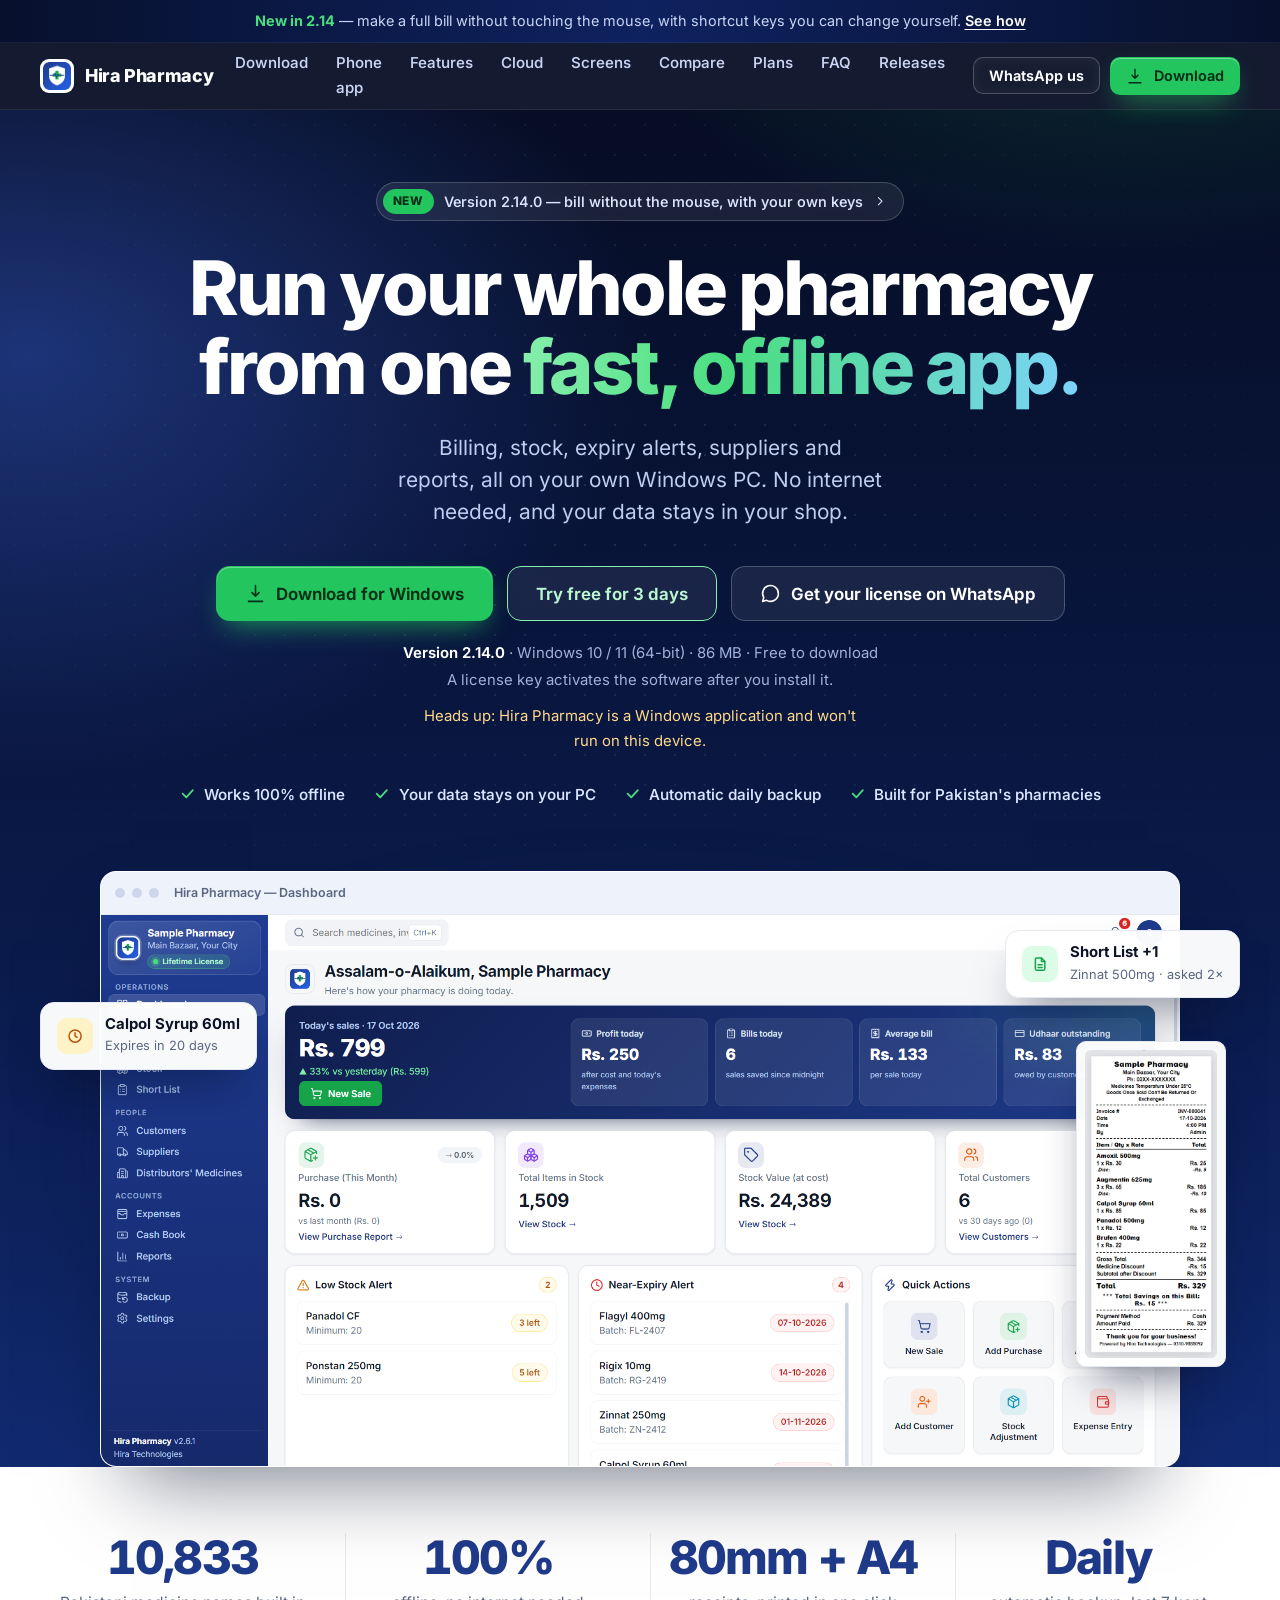
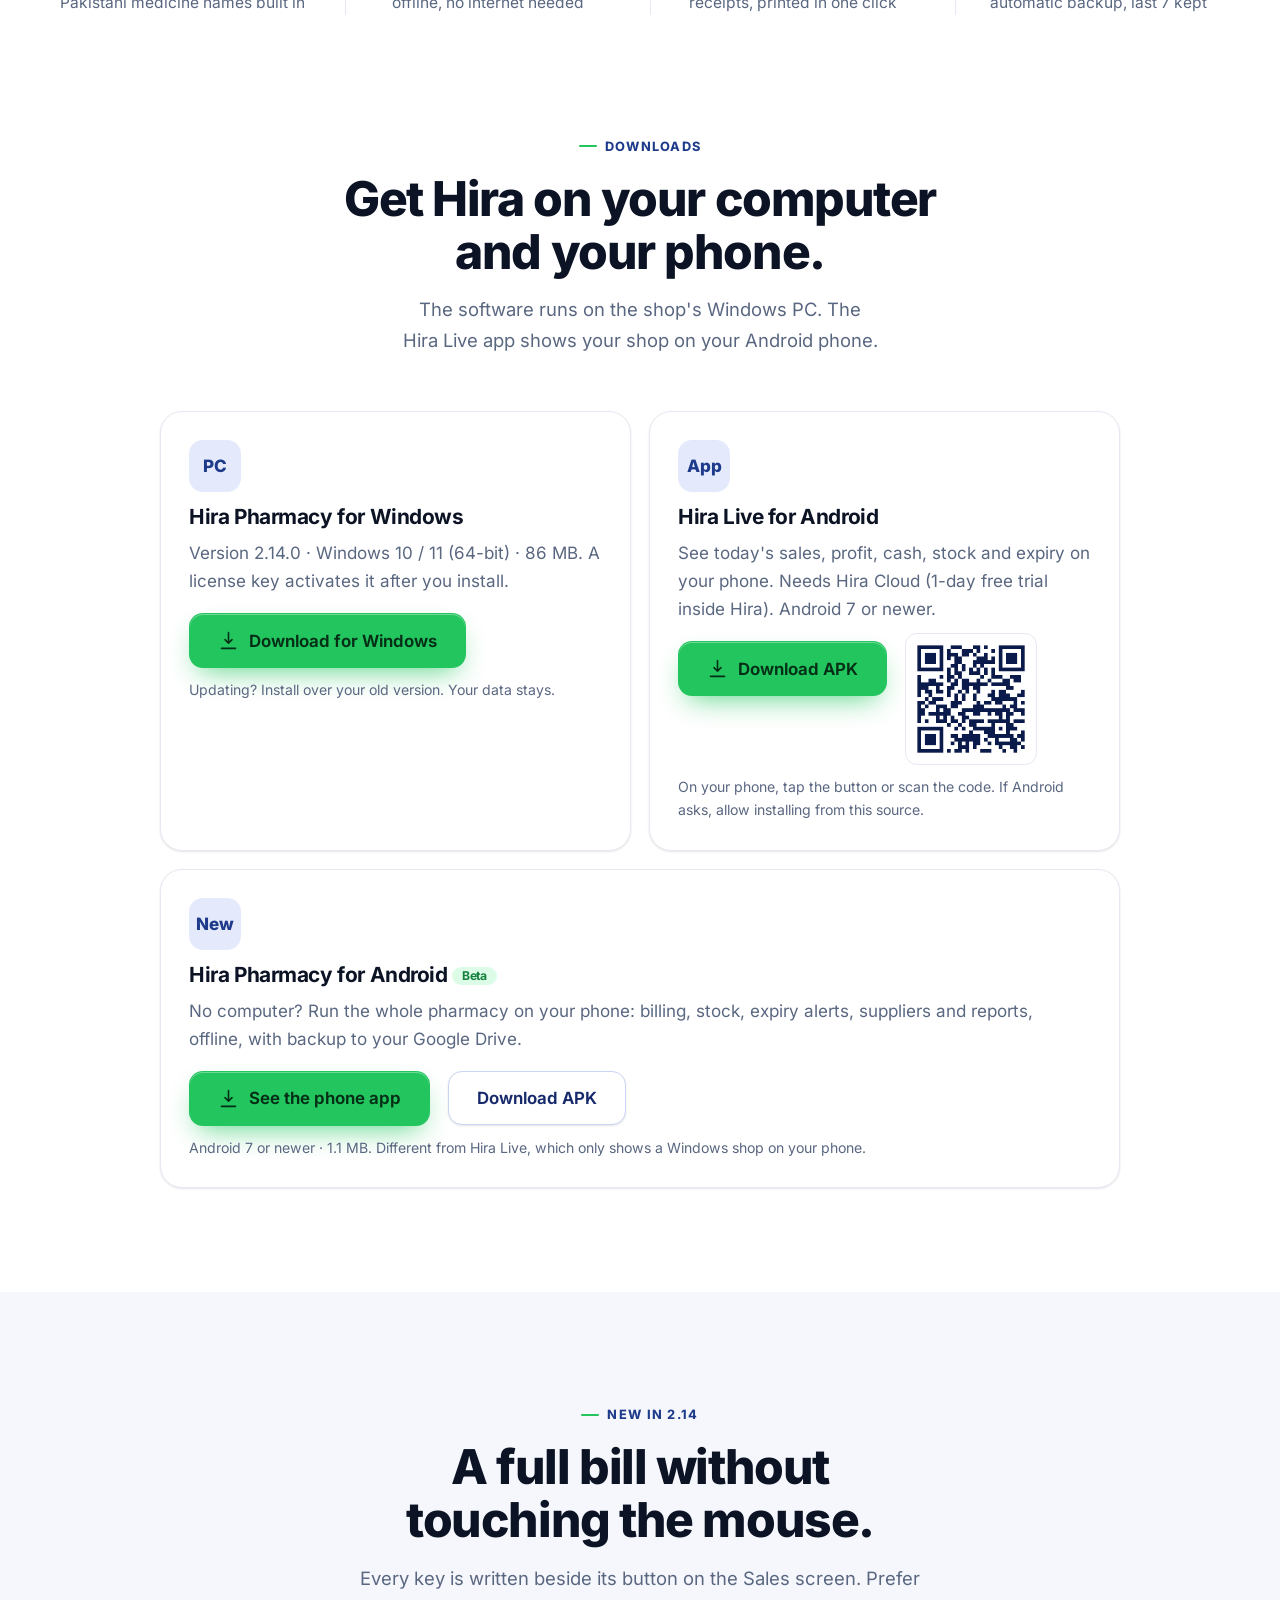
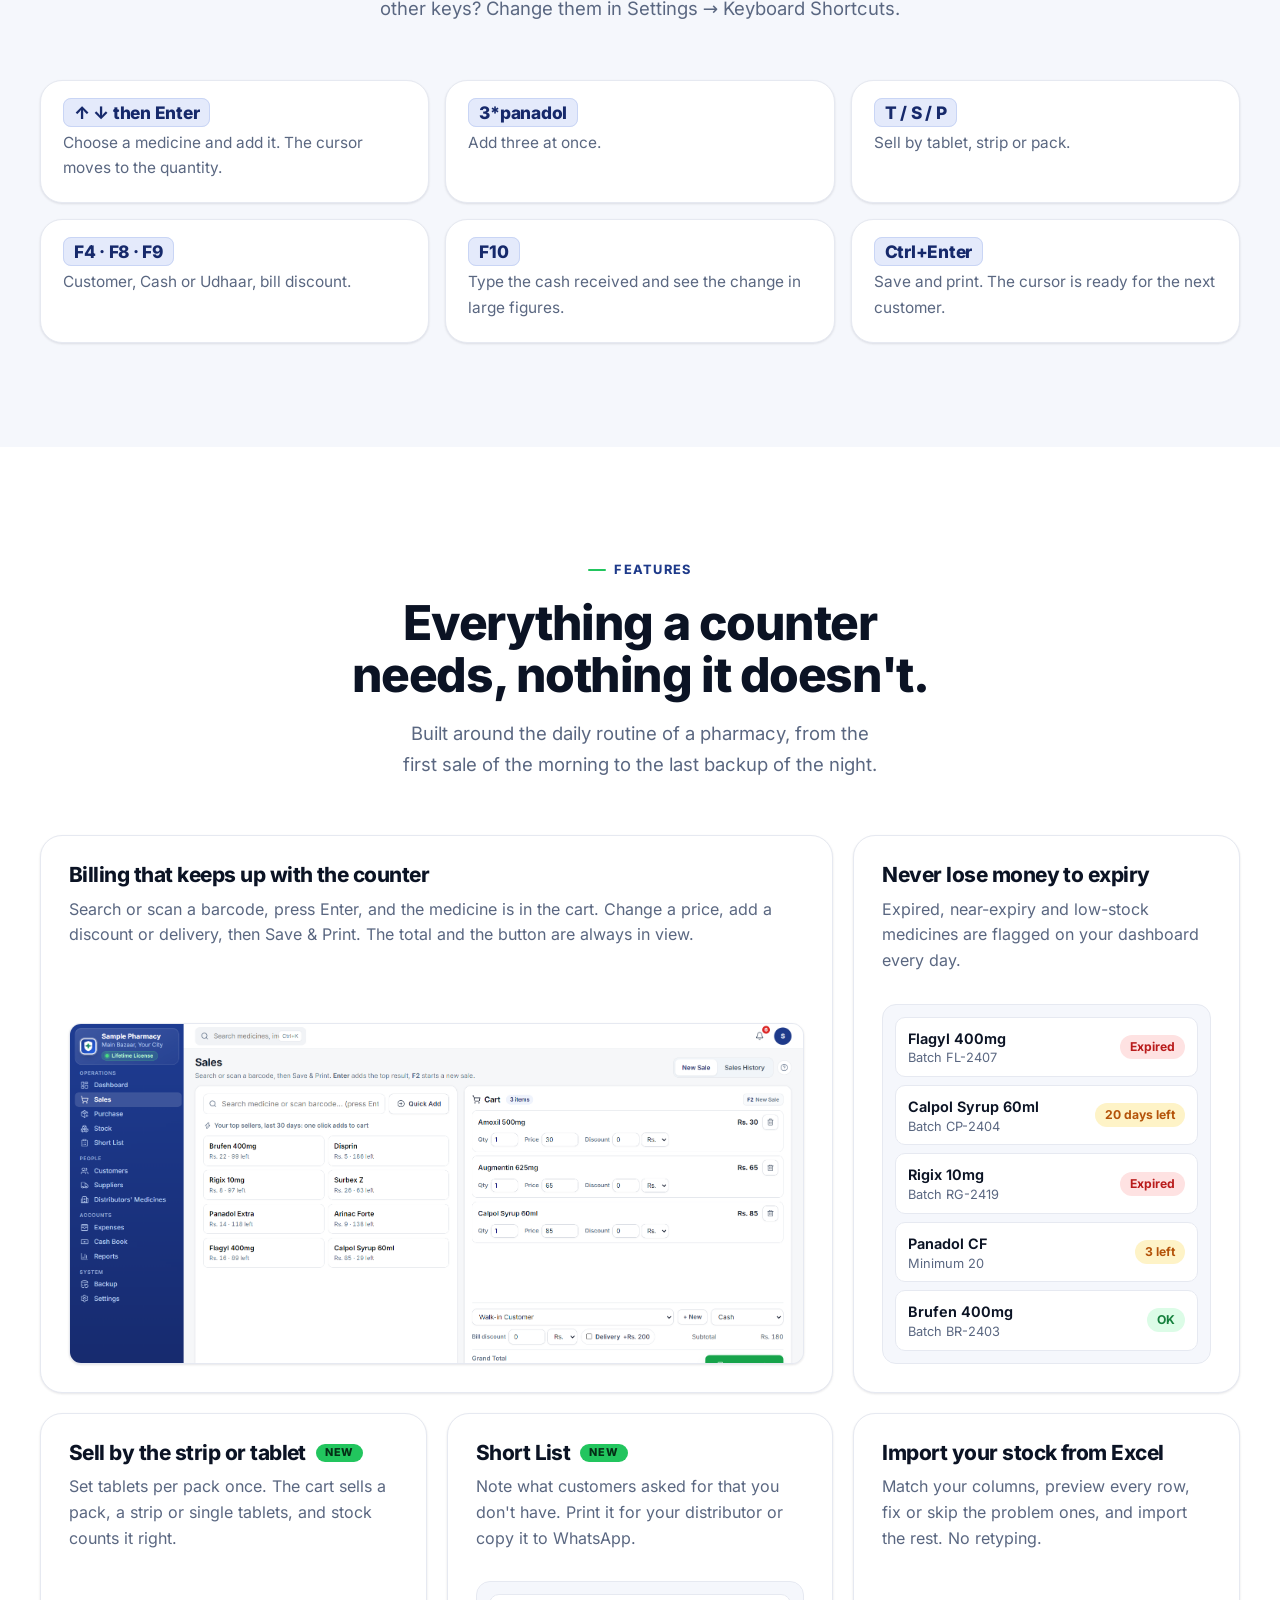
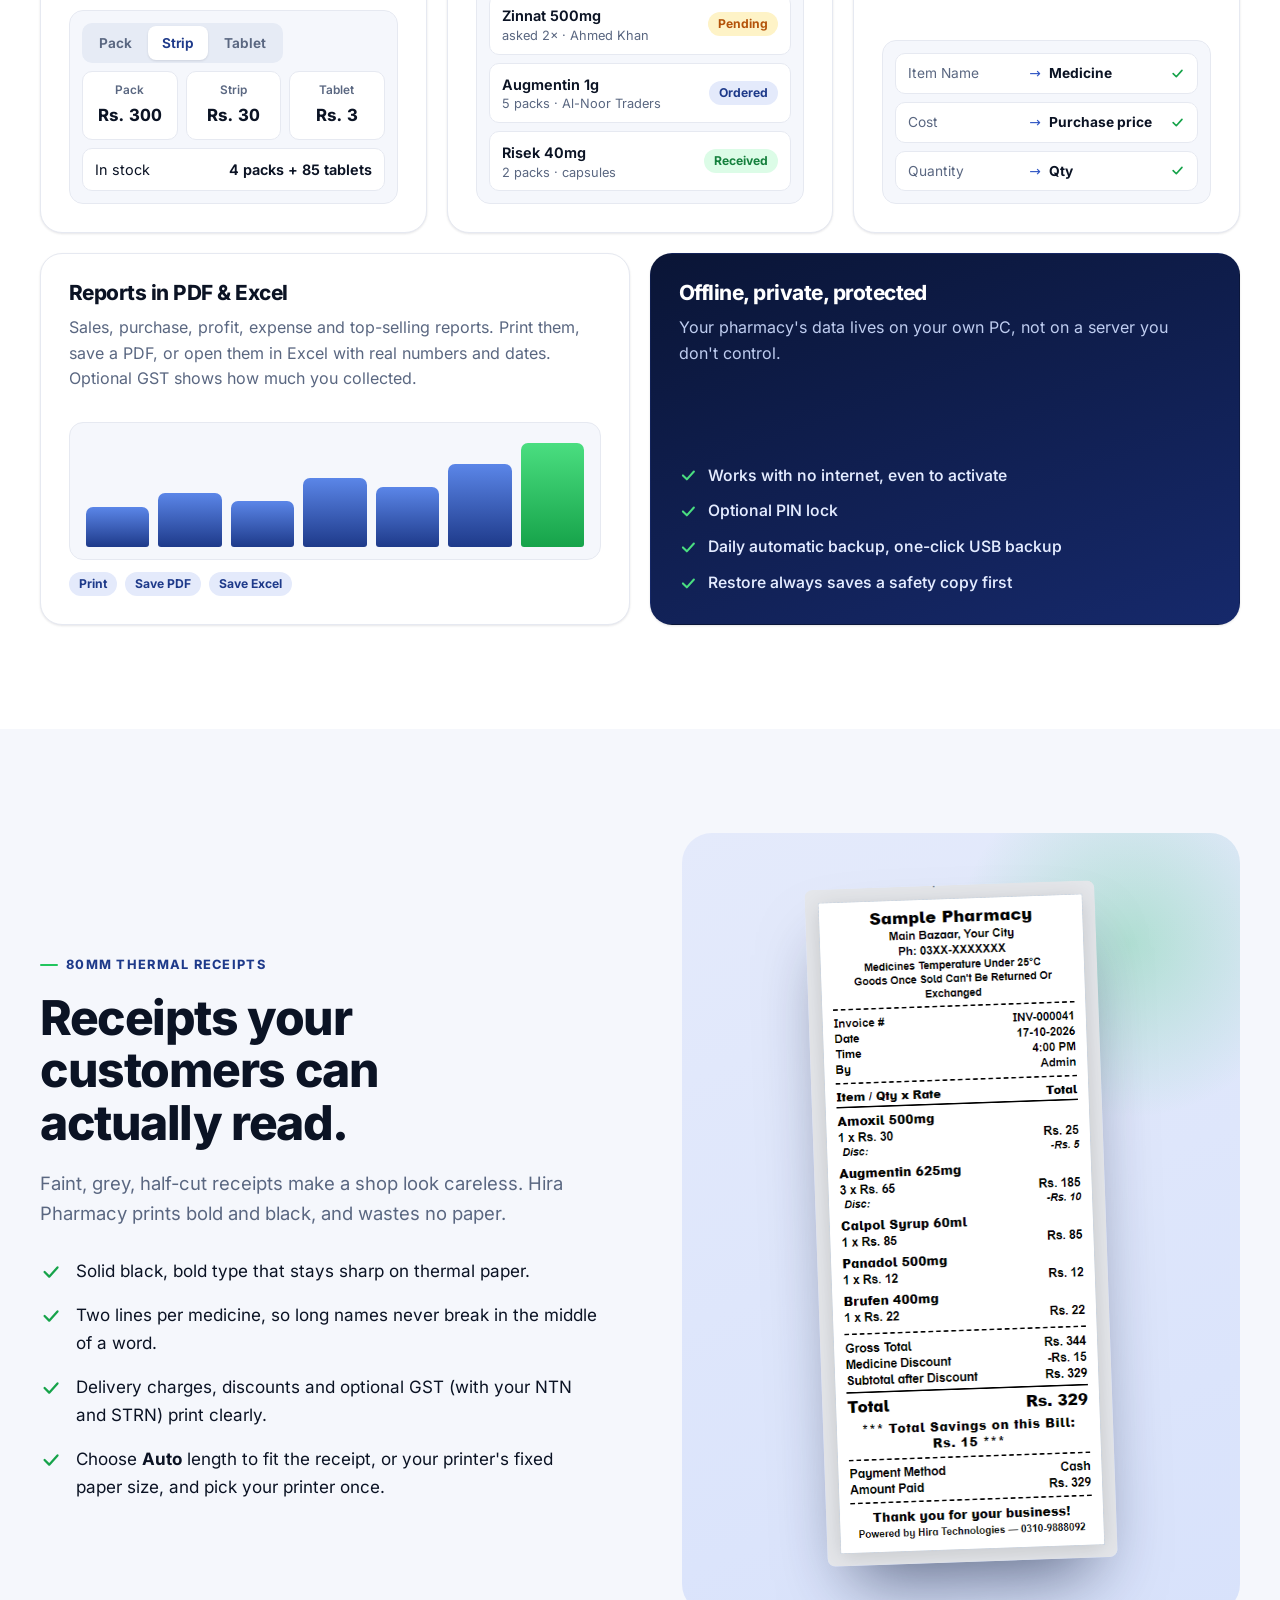
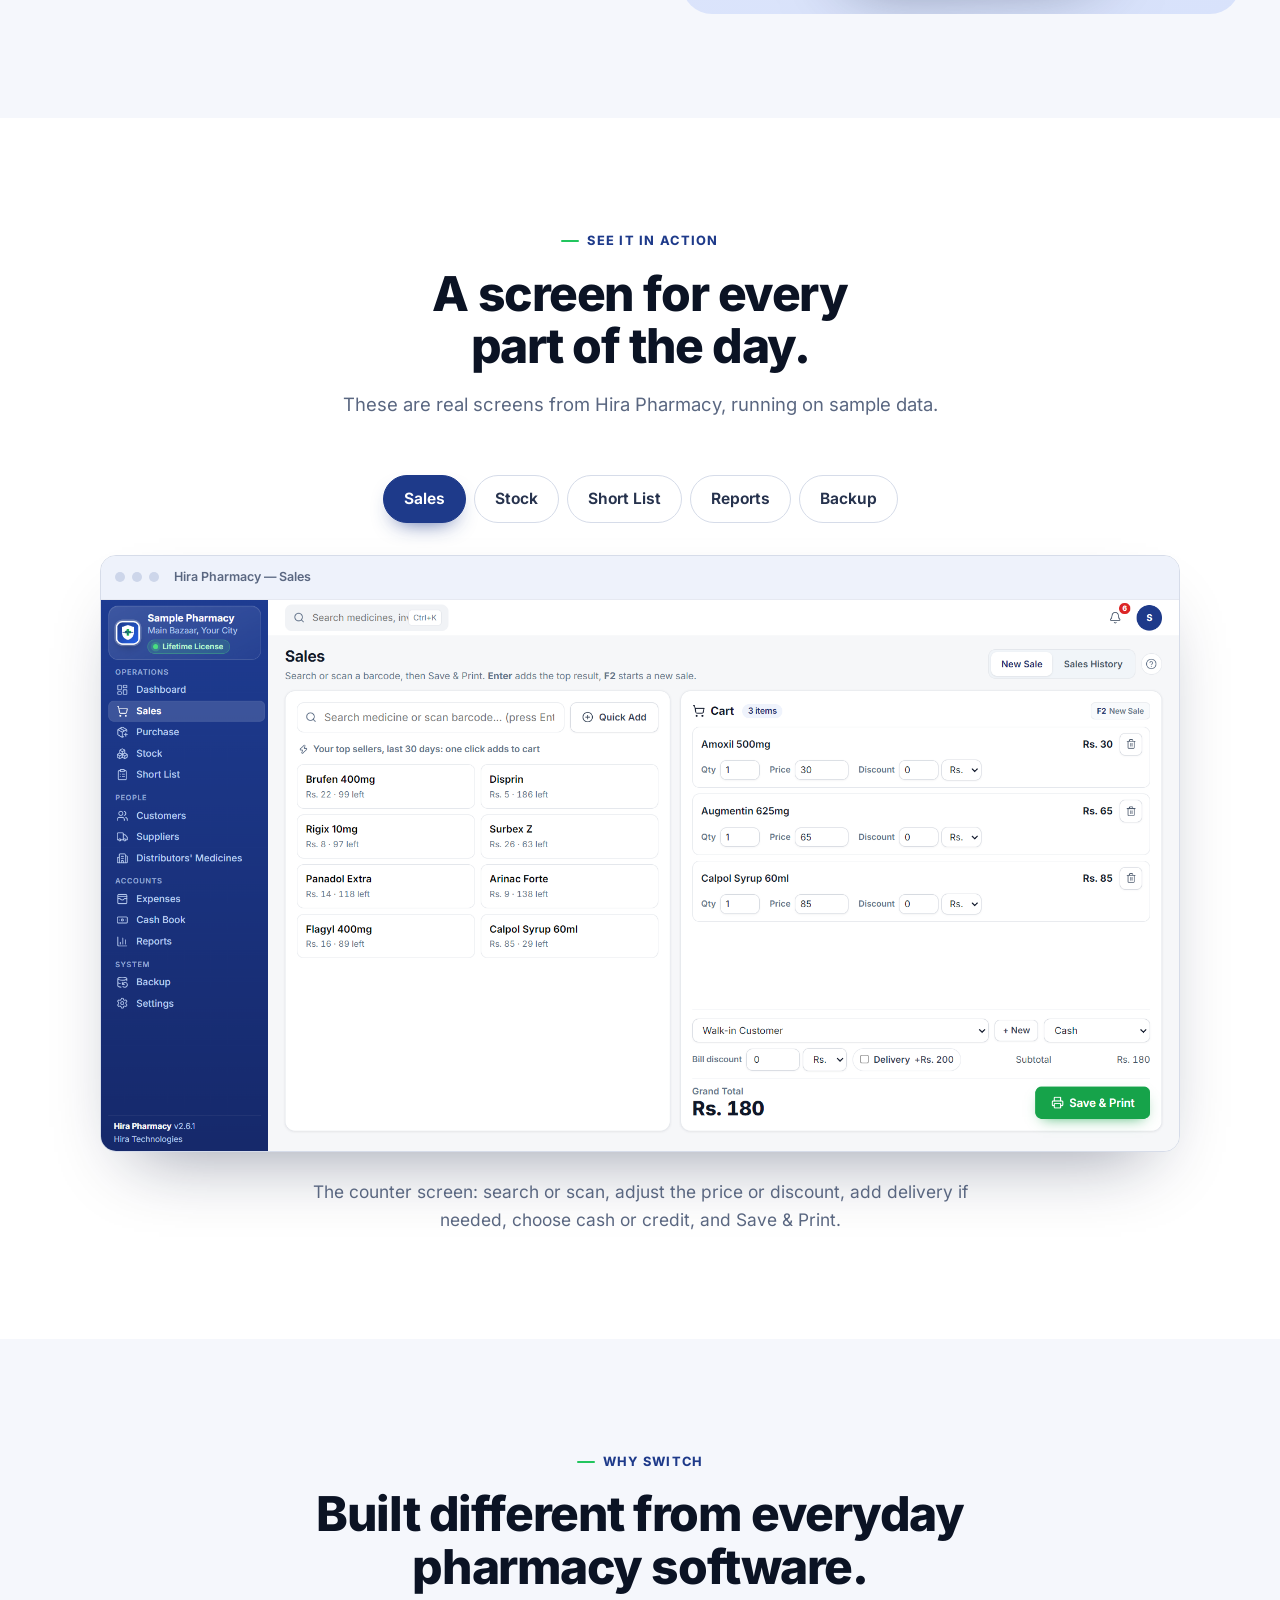
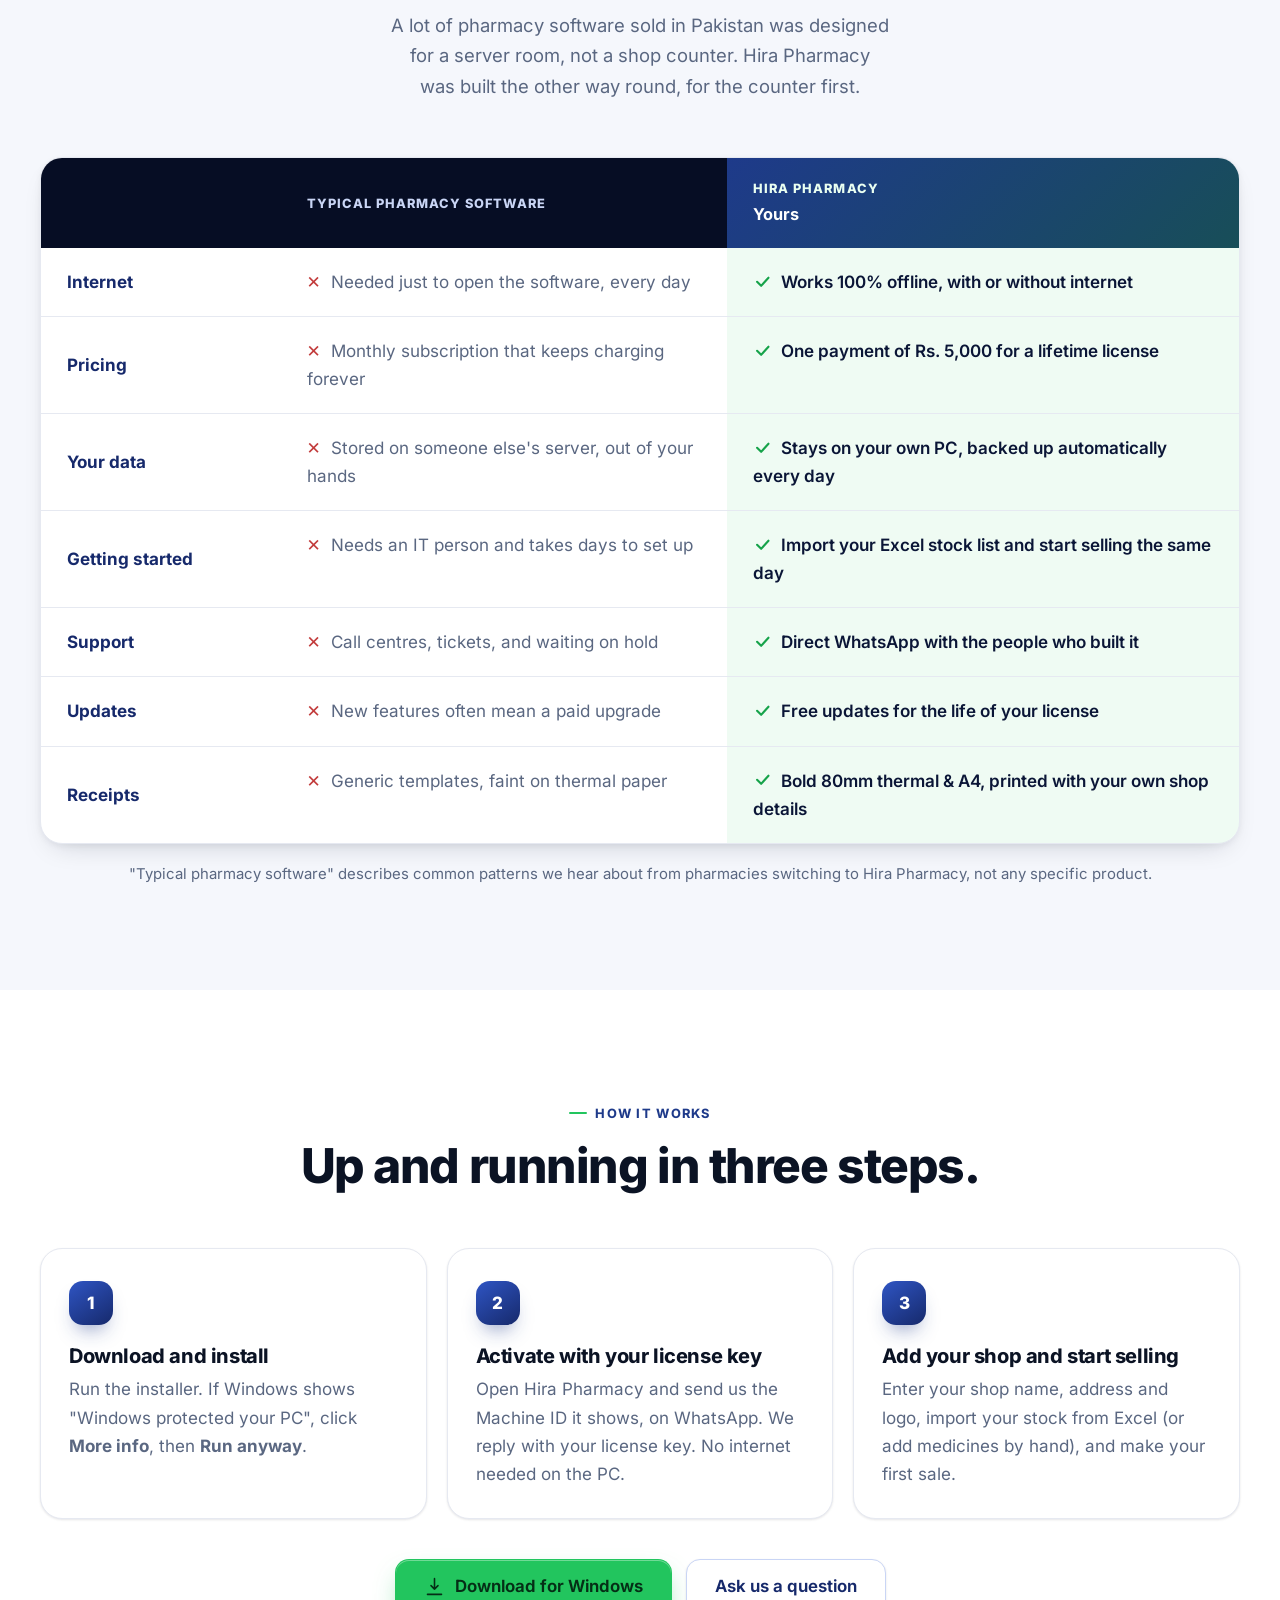
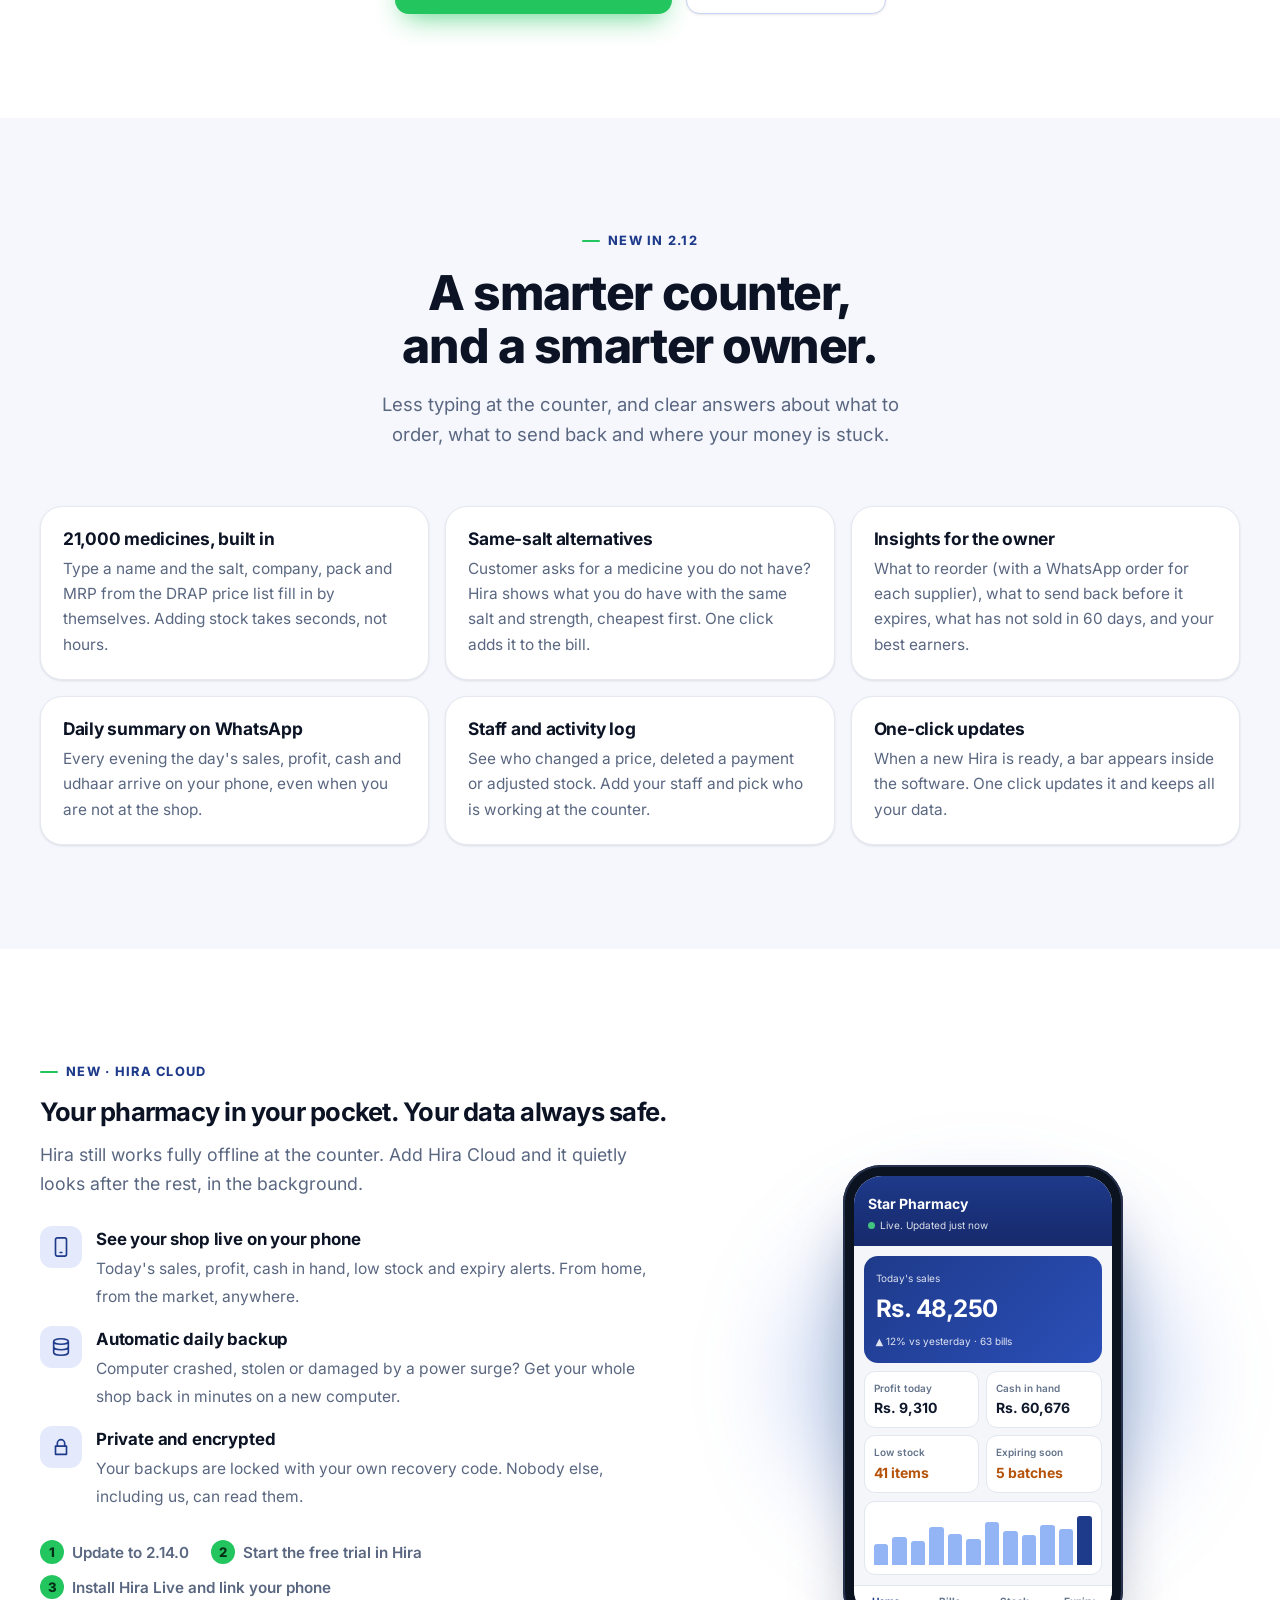
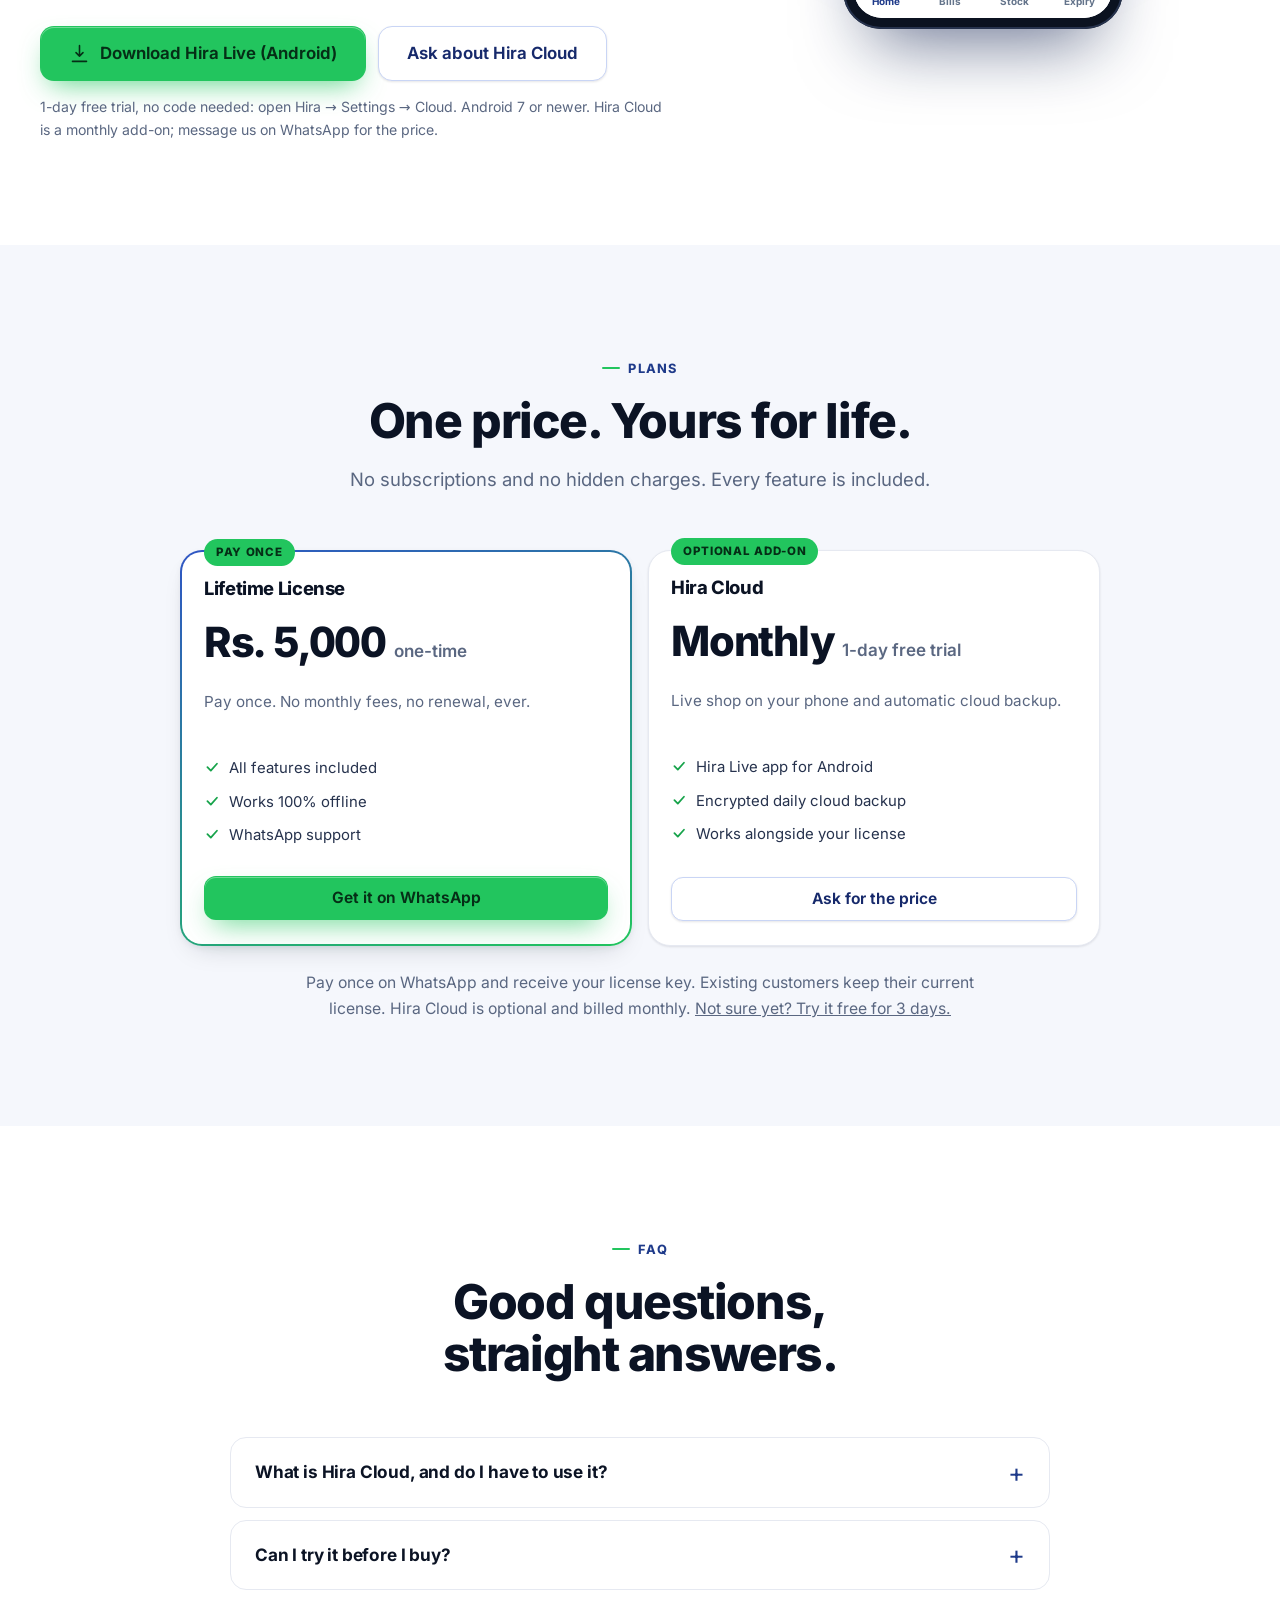
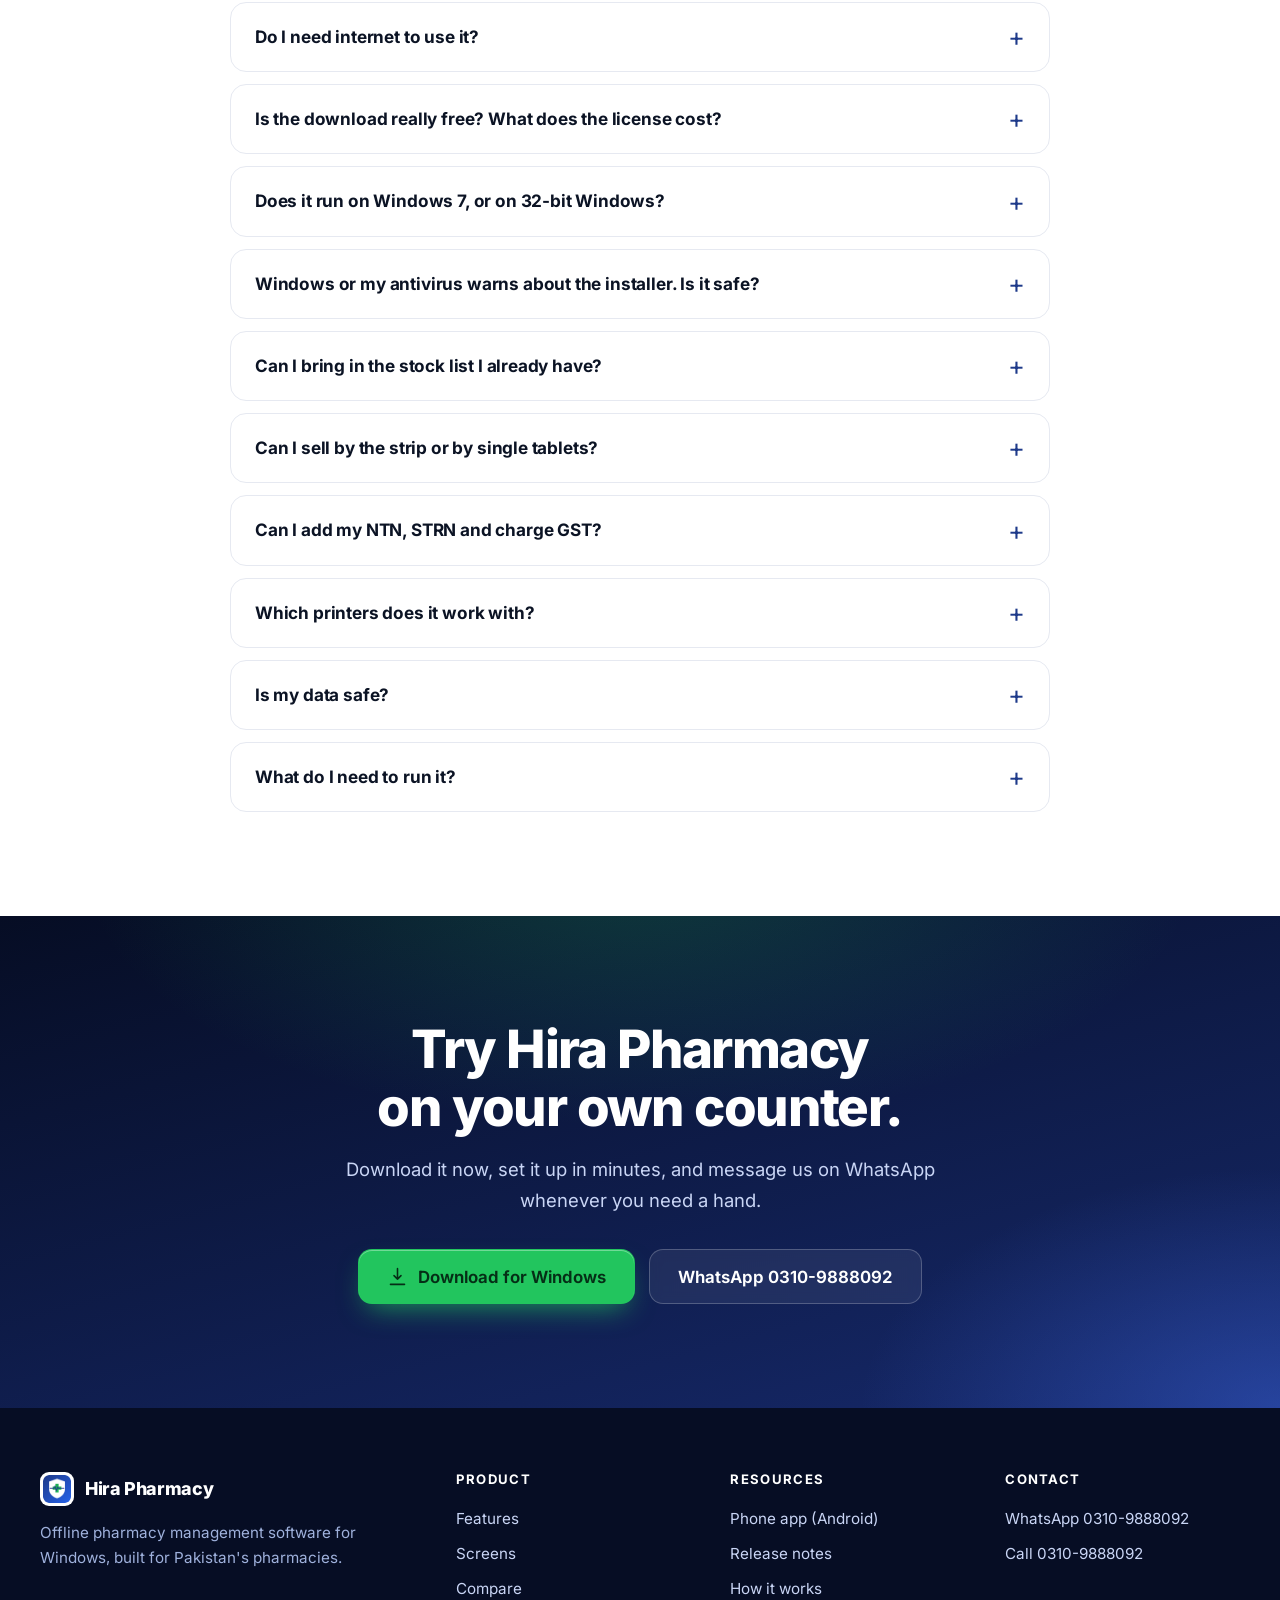
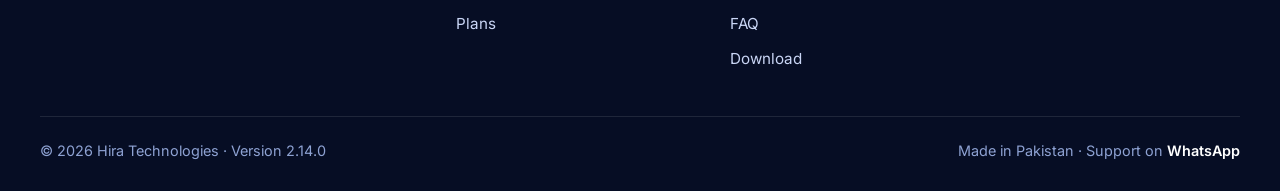
<file: index.html>
<!doctype html>
<html lang="en">
<head>
<meta charset="utf-8">
<meta name="viewport" content="width=device-width, initial-scale=1">
<title>Hira Pharmacy — Offline Pharmacy Software for Windows</title>
<meta name="description" content="Offline pharmacy software for Windows: fast billing, expiry and low-stock alerts, sell by the strip or tablet, a Short List for restocking, suppliers, reports and optional GST. Mouse-free billing with your own shortcut keys. Download Hira Pharmacy 2.14.0.">
<meta name="theme-color" content="#060d24">
<link rel="icon" type="image/png" href="assets/logo.png">
<link rel="canonical" href="https://nayahiradigital.store/">
<link rel="preload" href="assets/fonts/inter-latin-wght-normal.woff2" as="font" type="font/woff2" crossorigin>
<link rel="stylesheet" href="assets/site.css?v=300">
<meta property="og:type" content="website">
<meta property="og:title" content="Hira Pharmacy — Offline Pharmacy Software for Windows">
<meta property="og:description" content="Billing, expiry alerts, suppliers and reports in one offline pharmacy app. Sell by the strip or tablet, print receipts in one click.">
<meta property="og:url" content="https://nayahiradigital.store/">
<meta property="og:image" content="https://nayahiradigital.store/assets/og.png?v=300">
<meta name="twitter:card" content="summary_large_image">
<script type="application/ld+json">
{
  "@context": "https://schema.org",
  "@type": "SoftwareApplication",
  "name": "Hira Pharmacy",
  "applicationCategory": "BusinessApplication",
  "operatingSystem": "Windows 10, Windows 11",
  "softwareVersion": "2.14.0",
  "description": "Offline pharmacy management software: billing, stock and expiry alerts, suppliers, cash book and reports.",
  "downloadUrl": "https://nayahiradigital.store/download/",
  "author": { "@type": "Organization", "name": "Hira Technologies" }
}
</script>
<style>
  /* ---------- hero ---------- */
  .hero { position: relative; color: #fff; overflow-x: clip;
    background:
      radial-gradient(900px 520px at 88% -12%, rgba(34, 197, 94, 0.20), transparent 60%),
      radial-gradient(1000px 680px at 2% 18%, rgba(59, 100, 220, 0.42), transparent 62%),
      linear-gradient(180deg, #060d24 0%, #0a1a4a 62%, #112a70 100%); }
  .hero::before { content: ""; position: absolute; inset: 0; pointer-events: none;
    background-image: radial-gradient(rgba(255,255,255,0.11) 1px, transparent 1.3px); background-size: 30px 30px;
    -webkit-mask-image: radial-gradient(ellipse 75% 62% at 50% 28%, #000, transparent 78%); mask-image: radial-gradient(ellipse 75% 62% at 50% 28%, #000, transparent 78%); }
  .hero-inner { position: relative; text-align: center; padding: 72px 0 0; }
  .pill-new { display: inline-flex; align-items: center; gap: 10px; padding: 6px 16px 6px 6px; border-radius: 999px; background: rgba(255,255,255,0.08); border: 1px solid rgba(255,255,255,0.18); color: #dbe5ff; font-size: 0.9rem; font-weight: 550; text-decoration: none; backdrop-filter: blur(6px); transition: background-color .15s; }
  .pill-new:hover { background: rgba(255,255,255,0.14); }
  .pill-new b { background: var(--green-500); color: var(--green-950); border-radius: 999px; padding: 3px 10px; font-size: 0.74rem; font-weight: 800; letter-spacing: 0.05em; text-transform: uppercase; }
  .hero h1 { font-size: clamp(2.5rem, 6.2vw, 4.7rem); font-weight: 800; margin: 28px auto 0; max-width: 14.5em; letter-spacing: -0.038em; line-height: 1.04; }
  .hero h1 .grad { background: linear-gradient(95deg, #86efac 0%, #4ade80 38%, #7dd3fc 100%); -webkit-background-clip: text; background-clip: text; color: transparent; }
  .hero .lede { max-width: 41rem; text-wrap: balance; margin: 26px auto 0; color: #bfcdf0; font-size: clamp(1.08rem, 1.7vw, 1.3rem); line-height: 1.55; }
  .hero .cta-row { justify-content: center; margin-top: 38px; }
  .hero-meta { margin-top: 20px; color: #9fb1dc; font-size: 0.93rem; }
  .hero-meta strong { color: #fff; font-weight: 650; }
  .hero-meta + .hero-meta { margin-top: 2px; }
  .mobile-note, .nonwin-note { display: none; margin: 12px auto 0; font-size: 0.93rem; color: #ffd98a; max-width: 30em; }
  html[data-platform="mobile"] .mobile-note { display: block; }
  html[data-platform="other"] .nonwin-note { display: block; }
  .trust { display: flex; flex-wrap: wrap; justify-content: center; gap: 10px 28px; margin: 28px 0 0; padding: 0; list-style: none; color: #dbe5ff; font-weight: 550; font-size: 0.95rem; }
  .trust li { display: flex; align-items: center; gap: 8px; }
  .trust .ic { color: var(--green-400); width: 1.15em; height: 1.15em; stroke-width: 2.4; }

  .hero-shot { position: relative; z-index: 3; max-width: 1080px; margin: 64px auto -150px; }
  .hero-shot::before { content: ""; position: absolute; inset: 8% -4% -6%; z-index: -1; filter: blur(48px);
    background: radial-gradient(60% 55% at 50% 40%, rgba(74, 222, 128, 0.30), rgba(59, 100, 220, 0.32) 55%, transparent 76%); }
  .window { background: #fff; border-radius: 16px; overflow: hidden; border: 1px solid rgba(255,255,255,0.22); box-shadow: var(--shadow-lg); text-align: left; }
  .window-bar { display: flex; align-items: center; gap: 7px; padding: 11px 14px; background: #eef2fb; border-bottom: 1px solid var(--line); font-size: 0.78rem; color: var(--muted); font-weight: 600; }
  .window-bar i { width: 10px; height: 10px; border-radius: 50%; background: #cdd6ea; display: block; }
  .window-bar span { margin-left: 8px; }
  .window img { width: 100%; }
  .float { position: absolute; z-index: 4; display: none; align-items: center; gap: 12px; background: rgba(255,255,255,0.97); color: var(--ink); border: 1px solid var(--line); border-radius: 14px; padding: 12px 16px; box-shadow: 0 24px 46px -18px rgba(6, 13, 36, 0.6); font-size: 0.88rem; text-align: left; }
  .float b { display: block; font-weight: 700; font-size: 0.93rem; line-height: 1.25; }
  .float .sub { color: var(--muted); font-size: 0.8rem; }
  .float .dot { width: 36px; height: 36px; border-radius: 10px; display: grid; place-items: center; flex: none; }
  .float .dot .ic { width: 1.15em; height: 1.15em; stroke-width: 2.2; }
  .float-a { left: -60px; top: 22%; }
  .float-a .dot { background: var(--amber-100); color: var(--amber-600); }
  .float-b { right: -60px; top: 10%; }
  .float-b .dot { background: var(--green-100); color: var(--green-600); }
  .float-c { right: -46px; bottom: 100px; flex-direction: column; align-items: stretch; width: 150px; padding: 8px; border-radius: 10px; gap: 0; }
  .float-c img { border-radius: 6px; }

  /* ---------- stats ---------- */
  .stats { padding: 216px 0 8px; }
  .stats-grid { display: grid; grid-template-columns: repeat(2, 1fr); gap: 36px 20px; }
  .stat { text-align: center; padding: 0 8px; }
  .stat-num { font-size: clamp(2rem, 3.6vw, 2.9rem); font-weight: 800; letter-spacing: -0.04em; color: var(--navy-600); line-height: 1.05; font-variant-numeric: tabular-nums; }
  .stat-label { color: var(--muted); font-size: 0.97rem; margin-top: 8px; }

  /* ---------- feature grid ---------- */
  .bento { display: grid; gap: 20px; grid-template-columns: 1fr; }
  .bcard { background: #fff; border: 1px solid var(--line); border-radius: var(--r-lg); padding: 28px; box-shadow: var(--shadow-sm); display: flex; flex-direction: column; gap: 10px; overflow: hidden; transition: box-shadow .25s, transform .25s, border-color .25s; }
  .bcard:hover { box-shadow: var(--shadow-md); transform: translateY(-3px); border-color: var(--line-2); }
  .bcard h3 { font-size: 1.3rem; font-weight: 760; letter-spacing: -0.025em; display: flex; align-items: center; gap: 10px; flex-wrap: wrap; }
  .bcard p { color: var(--muted); font-size: 1rem; line-height: 1.6; }
  .tag-new { font-size: 0.68rem; font-weight: 800; letter-spacing: 0.07em; text-transform: uppercase; background: var(--green-500); color: var(--green-950); border-radius: 999px; padding: 3px 9px; }
  .bvis { margin-top: auto; padding-top: 20px; }
  .shot-crop { border-radius: 12px; overflow: hidden; border: 1px solid var(--line); box-shadow: var(--shadow-sm); aspect-ratio: 16 / 8.2; background: var(--soft); }
  .shot-crop img { width: 100%; height: 100%; object-fit: cover; object-position: left top; }
  .mini { background: var(--soft); border: 1px solid var(--line); border-radius: 14px; padding: 12px; display: grid; gap: 8px; }
  .mrow { display: flex; align-items: center; justify-content: space-between; gap: 10px; background: #fff; border: 1px solid var(--line); border-radius: 10px; padding: 9px 12px; font-size: 0.9rem; }
  .mrow b { font-weight: 650; }
  .mrow small { color: var(--muted); font-size: 0.8rem; display: block; line-height: 1.3; }
  .chip { display: inline-block; border-radius: 999px; padding: 2px 10px; font-size: 0.76rem; font-weight: 700; white-space: nowrap; }
  .chip-ok { background: var(--green-100); color: #15803d; }
  .chip-warn { background: var(--amber-100); color: var(--amber-600); }
  .chip-bad { background: var(--red-100); color: var(--red-600); }
  .chip-info { background: var(--navy-100); color: var(--navy-600); }
  .mseg { display: inline-flex; padding: 3px; background: #e6ebf5; border-radius: 10px; gap: 2px; }
  .mseg span { padding: 6px 14px; border-radius: 8px; font-size: 0.85rem; font-weight: 650; color: var(--muted); }
  .mseg .on { background: #fff; color: var(--navy-600); box-shadow: var(--shadow-sm); }
  .prices { display: grid; grid-template-columns: repeat(3, 1fr); gap: 8px; }
  .price-tile { background: #fff; border: 1px solid var(--line); border-radius: 10px; padding: 9px 6px; text-align: center; }
  .price-tile small { display: block; color: var(--muted); font-size: 0.74rem; font-weight: 600; }
  .price-tile b { font-size: 1.05rem; font-weight: 750; font-variant-numeric: tabular-nums; }
  .bars { display: flex; align-items: flex-end; gap: 9px; height: 112px; padding: 8px 4px 0; }
  .bars i { flex: 1; border-radius: 7px 7px 3px 3px; background: linear-gradient(180deg, #5b86e8, var(--navy-600)); display: block; }
  .bars i:last-child { background: linear-gradient(180deg, #4ade80, var(--green-600)); }
  .pill-row { display: flex; flex-wrap: wrap; gap: 8px; margin-top: 12px; }
  .bcard.dark { background: linear-gradient(160deg, var(--navy-900), var(--navy-700)); color: #fff; border-color: transparent; }
  .bcard.dark p { color: #bfcdf0; }
  .bcard.dark .ticks-mini { list-style: none; padding: 0; margin: 0; display: grid; gap: 10px; }
  .ticks-mini li { display: flex; gap: 10px; align-items: center; color: #e3ebff; font-weight: 550; font-size: 0.98rem; }
  .ticks-mini .ic { color: var(--green-400); stroke-width: 2.6; width: 1.2em; height: 1.2em; }
  .map-row { display: grid; grid-template-columns: 1fr auto 1fr auto; align-items: center; gap: 8px; background: #fff; border: 1px solid var(--line); border-radius: 10px; padding: 8px 12px; font-size: 0.86rem; }
  .map-row code { font: inherit; color: var(--muted); }
  .map-row .arrow { color: var(--navy-500); }
  .map-row .ic { color: var(--green-600); width: 1.1em; height: 1.1em; stroke-width: 2.6; }

  /* ---------- receipts ---------- */
  .split { display: grid; gap: 56px; align-items: center; }
  .split h2 { font-size: clamp(2rem, 4vw, 3rem); font-weight: 800; }
  .split .lead { color: var(--muted); font-size: 1.15rem; margin: 18px 0 28px; }
  .ticks { list-style: none; margin: 0; padding: 0; display: grid; gap: 16px; }
  .ticks li { display: flex; gap: 14px; align-items: flex-start; }
  .ticks .ic { color: var(--green-600); margin-top: 4px; width: 1.3em; height: 1.3em; stroke-width: 2.5; }
  .receipt-stage { background: linear-gradient(160deg, var(--navy-100), #d8e2fb); border-radius: 30px; padding: 52px 24px; display: grid; place-items: center; position: relative; overflow: hidden; }
  .receipt-stage::before { content: ""; position: absolute; width: 380px; height: 380px; border-radius: 50%; background: radial-gradient(circle, rgba(34,197,94,.25), transparent 65%); right: -80px; top: -80px; }
  .receipt-stage img { position: relative; width: min(290px, 72%); border-radius: 8px; box-shadow: 0 40px 70px -26px rgba(10, 21, 54, 0.6); transform: rotate(-2deg); }

  /* ---------- product tour ---------- */
  .tabs { display: flex; gap: 8px; flex-wrap: wrap; justify-content: center; margin-bottom: 32px; }
  .tab { font: inherit; font-weight: 650; font-size: 0.97rem; padding: 10px 20px; border-radius: 999px; border: 1px solid var(--line-2); background: #fff; color: var(--ink-2); cursor: pointer; transition: background-color .15s, color .15s, border-color .15s, box-shadow .15s; }
  .tab:hover { border-color: var(--navy-500); }
  .tab[aria-selected="true"] { background: var(--navy-600); color: #fff; border-color: var(--navy-600); box-shadow: 0 10px 22px -12px rgba(30, 58, 138, 0.9); }
  .tour-stage { max-width: 1080px; margin-inline: auto; }
  .tour-stage .window { border: 1px solid var(--line-2); box-shadow: 0 34px 70px -34px rgba(10, 21, 54, 0.45); }
  .panel[hidden] { display: none; }
  .panel figcaption { text-align: center; margin: 26px auto 0; max-width: 44rem; color: var(--muted); font-size: 1.08rem; }

  /* ---------- comparison ---------- */
  .compare-wrap { overflow-x: auto; border-radius: var(--r-lg); box-shadow: var(--shadow-md); border: 1px solid var(--line); background: #fff; }
  .compare { width: 100%; min-width: 640px; border-collapse: separate; border-spacing: 0; }
  .compare thead th { text-align: left; padding: 20px 26px; background: var(--navy-950); color: var(--navy-200); font-size: 0.8rem; font-weight: 800; letter-spacing: 0.08em; text-transform: uppercase; }
  .compare thead th:first-child { width: 20%; }
  .compare thead th.col-hira { background: linear-gradient(135deg, var(--navy-600), #145a3a 160%); color: #eafff1; }
  .compare thead th.col-hira b { display: block; color: #fff; font-size: 1.02rem; letter-spacing: -0.01em; text-transform: none; margin-top: 2px; }
  .compare tbody th { text-align: left; padding: 20px 26px; font-weight: 700; color: var(--navy-700); white-space: nowrap; border-bottom: 1px solid var(--line); }
  .compare tbody td { padding: 20px 26px; border-bottom: 1px solid var(--line); vertical-align: top; }
  .compare tbody tr:last-child th, .compare tbody tr:last-child td { border-bottom: 0; }
  .compare td.cell-other { color: var(--muted); }
  .compare td.cell-other::before { content: "✕"; display: inline-block; margin-right: 10px; color: #c23b3b; font-weight: 800; }
  .compare td.cell-hira { background: rgba(34, 197, 94, 0.07); color: var(--navy-900); font-weight: 600; }
  .compare td.cell-hira .ic { color: var(--green-600); margin-right: 8px; width: 1.15em; height: 1.15em; vertical-align: -3px; stroke-width: 2.6; }
  .compare-note { margin-top: 18px; color: var(--muted); font-size: 0.93rem; text-align: center; }

  @media (max-width: 720px) {
    .compare-wrap { overflow: visible; border: 0; box-shadow: none; background: transparent; }
    .compare, .compare tbody, .compare tr, .compare th, .compare td { display: block; width: 100%; min-width: 0; }
    .compare thead { display: none; }
    .compare tbody tr { background: #fff; border: 1px solid var(--line); border-radius: 18px; margin-bottom: 14px; padding: 18px 18px 6px; box-shadow: var(--shadow-sm); }
    .compare tbody th { padding: 0 0 10px; border: 0; font-size: 1.08rem; white-space: normal; }
    .compare tbody td { padding: 10px 0 12px; border: 0; border-top: 1px solid var(--line); }
    .compare td.cell-hira { background: transparent; }
    .compare td.cell-other::before, .compare td.cell-hira::before { content: attr(data-label); display: block; margin: 0 0 3px; color: var(--muted); font-size: 0.7rem; font-weight: 800; letter-spacing: 0.09em; text-transform: uppercase; }
    .compare td.cell-hira::before { color: var(--green-600); }
  }
  /* ---------- steps ---------- */
  .steps { display: grid; gap: 20px; counter-reset: s; }
  .step { position: relative; background: #fff; border: 1px solid var(--line); border-radius: var(--r-lg); padding: 32px 28px 30px; box-shadow: var(--shadow-sm); }
  .step::before { counter-increment: s; content: counter(s); display: grid; place-items: center; width: 44px; height: 44px; border-radius: 14px; background: linear-gradient(145deg, var(--navy-500), var(--navy-700)); color: #fff; font-weight: 800; margin-bottom: 20px; box-shadow: 0 12px 22px -12px rgba(30, 58, 138, 0.9); }
  .step h3 { font-size: 1.25rem; font-weight: 750; margin-bottom: 8px; letter-spacing: -0.02em; }
  .step p { color: var(--muted); }
  .steps-cta { margin-top: 40px; display: flex; flex-wrap: wrap; gap: 14px; justify-content: center; }

  /* ---------- plans ---------- */
  .plans { max-width: 440px; margin-inline: auto; display: grid; gap: 16px; grid-template-columns: 1fr; }
  .plan { position: relative; background: #fff; border: 1px solid var(--line); border-radius: var(--r-lg); padding: 26px 22px 24px; display: flex; flex-direction: column; gap: 6px; box-shadow: var(--shadow-sm); transition: box-shadow .25s, transform .25s; }
  .plan:hover { box-shadow: var(--shadow-md); transform: translateY(-3px); }
  .plan h3 { font-size: 1.15rem; font-weight: 760; letter-spacing: -0.02em; }
  .plan .blurb { color: var(--muted); font-size: 0.95rem; min-height: 3.1em; text-wrap: balance; }
  .plan ul { list-style: none; margin: 14px 0 22px; padding: 0; display: grid; gap: 9px; font-size: 0.93rem; color: var(--ink-2); }
  .plan li { display: flex; gap: 9px; align-items: flex-start; }
  .plan li .ic { color: var(--green-600); margin-top: 3px; width: 1.1em; height: 1.1em; stroke-width: 2.6; }
  .plan .btn { margin-top: auto; }
  .plan.featured { border-color: transparent; background: linear-gradient(#fff, #fff) padding-box, linear-gradient(160deg, var(--navy-500), var(--green-500)) border-box; border: 2px solid transparent; box-shadow: var(--shadow-md); }
  .plan .ribbon { position: absolute; top: -13px; left: 22px; background: var(--green-500); color: var(--green-950); font-size: 0.72rem; font-weight: 800; letter-spacing: 0.06em; text-transform: uppercase; border-radius: 999px; padding: 4px 12px; }
  .plan .price { display: flex; align-items: baseline; gap: 8px; margin: 4px 0 6px; }
  .plan .price b { font-size: 2.6rem; font-weight: 800; letter-spacing: -0.03em; font-variant-numeric: tabular-nums; }
  .plan .price span { color: var(--muted); font-weight: 600; }
  .plans-note { margin-top: 24px; text-align: center; color: var(--muted); font-size: 0.98rem; text-wrap: balance; }

  /* ---------- FAQ ---------- */
  .faq { max-width: 820px; margin-inline: auto; display: grid; gap: 12px; }
  details { background: #fff; border: 1px solid var(--line); border-radius: 16px; transition: box-shadow .2s, border-color .2s; }
  details[open] { box-shadow: var(--shadow-md); border-color: var(--line-2); }
  summary { cursor: pointer; list-style: none; display: flex; justify-content: space-between; gap: 20px; align-items: center; padding: 20px 24px; font-weight: 700; font-size: 1.07rem; letter-spacing: -0.01em; }
  summary::-webkit-details-marker { display: none; }
  summary::after { content: "+"; font-size: 1.6rem; line-height: 1; color: var(--navy-600); font-weight: 400; transition: transform .2s; flex: none; }
  details[open] summary::after { transform: rotate(45deg); }
  details p { color: var(--muted); padding: 0 56px 22px 24px; }

  /* ---------- mobile bar ---------- */
  .mobile-bar { position: fixed; left: 0; right: 0; bottom: 0; z-index: 70; display: none; padding: 10px 14px calc(10px + env(safe-area-inset-bottom)); background: rgba(6, 13, 36, 0.96); backdrop-filter: blur(8px); border-top: 1px solid rgba(255,255,255,0.12); }
  .mobile-bar .btn { width: 100%; }
  html[data-platform="mobile"] .mobile-bar { display: block; }
  html[data-platform="mobile"] body { padding-bottom: 76px; }

  /* ---------- breakpoints ---------- */
  @media (min-width: 700px) {
    .stats-grid { grid-template-columns: repeat(4, 1fr); }
    .stat + .stat { border-left: 1px solid var(--line); }
    .bento { grid-template-columns: repeat(2, 1fr); }
    .bcard.wide { grid-column: span 2; }
    .steps { grid-template-columns: repeat(3, 1fr); }
    .plans { grid-template-columns: 1fr; }
  }
  @media (min-width: 1000px) {
    .bento { grid-template-columns: repeat(6, 1fr); }
    .bcard { grid-column: span 2; }
    .bcard.wide { grid-column: span 4; }
    .bcard.half { grid-column: span 3; }
    .split { grid-template-columns: 1fr 1fr; gap: 84px; }
    .split.reverse .split-media { order: -1; }
    .plans { grid-template-columns: 1fr; }
    .bcard.wide .shot-crop { aspect-ratio: 16 / 7.4; }
  }
  @media (min-width: 1260px) {
    .float { display: flex; }
  }
  @media (max-width: 720px) {
    .hero-inner { padding-top: 48px; }
    .hero-shot { margin: 44px auto -70px; }
    .stats { padding-top: 120px; }
    .window-bar span { display: none; }
    details p { padding-right: 24px; }
  }

  /* ---------- Hira Cloud ---------- */
  .cloud-wrap { display: grid; grid-template-columns: 1.1fr 0.9fr; gap: 56px; align-items: center; }
  .cloud-points { display: grid; gap: 16px; margin: 28px 0 30px; padding: 0; list-style: none; }
  .cloud-points li { display: flex; gap: 14px; align-items: flex-start; }
  .cloud-points .ico { flex: none; width: 42px; height: 42px; border-radius: 12px; display: grid; place-items: center; background: var(--navy-100); color: var(--navy-600); }
  .cloud-points .ico .ic { width: 22px; height: 22px; }
  .cloud-points b { display: block; font-size: 1.05rem; letter-spacing: -0.01em; }
  .cloud-points span { color: var(--muted); font-size: 0.97rem; }
  .cloud-steps { display: flex; flex-wrap: wrap; gap: 10px 22px; margin: 0 0 26px; padding: 0; list-style: none; counter-reset: st; color: var(--muted); font-weight: 600; font-size: 0.95rem; }
  .cloud-steps li { counter-increment: st; display: flex; align-items: center; gap: 8px; }
  .cloud-steps li::before { content: counter(st); width: 24px; height: 24px; border-radius: 50%; display: grid; place-items: center; background: var(--green-500); color: var(--green-950); font-weight: 800; font-size: 0.82rem; }
  .cloud-cta { display: flex; flex-wrap: wrap; gap: 12px; }
  .cloud-fine { margin-top: 14px; color: var(--muted); font-size: 0.88rem; }
  .phone-stage { display: grid; place-items: center; position: relative; }
  .phone-stage::before { content: ""; position: absolute; inset: 6% 8%; filter: blur(50px); background: radial-gradient(60% 55% at 50% 45%, rgba(74, 222, 128, 0.30), rgba(59, 100, 220, 0.32) 60%, transparent 78%); z-index: 0; }
  .phone { position: relative; z-index: 1; width: 280px; border-radius: 38px; padding: 11px; background: #0b1220; box-shadow: 0 40px 70px -28px rgba(10, 26, 74, 0.6), inset 0 0 0 2px #26324d; }
  .phone-screen { border-radius: 28px; overflow: hidden; background: #f4f6fa; color: #0f172a; font-size: 12px; }
  .ph-top { background: linear-gradient(180deg, #1e3a8a, #16296b); color: #fff; padding: 16px 14px 12px; }
  .ph-top b { display: block; font-size: 14px; }
  .ph-top small { display: flex; align-items: center; gap: 5px; opacity: 0.85; margin-top: 2px; }
  .ph-top small i { width: 7px; height: 7px; border-radius: 50%; background: #4ade80; display: inline-block; }
  .ph-body { padding: 10px; display: grid; gap: 8px; }
  .ph-hero { background: linear-gradient(135deg, #1e3a8a, #2b4fb8); color: #fff; border-radius: 14px; padding: 12px; }
  .ph-hero small { opacity: 0.85; }
  .ph-hero b { display: block; font-size: 24px; margin: 2px 0; letter-spacing: -0.02em; }
  .ph-grid { display: grid; grid-template-columns: 1fr 1fr; gap: 7px; }
  .ph-card { background: #fff; border: 1px solid #e2e8f0; border-radius: 11px; padding: 8px 9px; }
  .ph-card small { display: block; color: #64748b; font-weight: 600; font-size: 10px; }
  .ph-card b { font-size: 14px; }
  .ph-card.warn b { color: #b45309; }
  .ph-bars { background: #fff; border: 1px solid #e2e8f0; border-radius: 11px; padding: 9px; display: flex; align-items: flex-end; gap: 4px; height: 74px; }
  .ph-bars i { flex: 1; background: #93b4f5; border-radius: 3px 3px 0 0; display: block; }
  .ph-bars i.t { background: #1e3a8a; }
  .ph-nav { display: grid; grid-template-columns: repeat(4, 1fr); border-top: 1px solid #e2e8f0; background: #fff; text-align: center; padding: 7px 0 9px; font-size: 10px; font-weight: 700; color: #64748b; }
  .ph-nav .on { color: #1e3a8a; }
  .plans.two { max-width: 920px; grid-template-columns: 1fr 1fr; }
  @media (max-width: 860px) { .cloud-wrap { grid-template-columns: 1fr; gap: 36px; } .plans.two { grid-template-columns: 1fr; max-width: 440px; } }
  .btn-outline { background: #fff; color: var(--navy-700); border: 1.5px solid var(--navy-200, #c7d4f5); }
  .btn-outline:hover { background: var(--navy-100); }

  .smart-grid { display: grid; grid-template-columns: repeat(3, 1fr); gap: 16px; }
  .smart-card { background: #fff; border: 1px solid var(--line); border-radius: var(--r-lg); padding: 22px; box-shadow: var(--shadow-sm); }
  .smart-card h3 { margin: 0 0 8px; font-size: 1.08rem; letter-spacing: -0.015em; }
  .smart-card p { margin: 0; color: var(--muted); font-size: 0.96rem; }
  @media (max-width: 900px) { .smart-grid { grid-template-columns: 1fr 1fr; } }
  @media (max-width: 600px) { .smart-grid { grid-template-columns: 1fr; } }

  .dl-grid { display: grid; grid-template-columns: 1fr 1fr; gap: 18px; max-width: 960px; margin: 0 auto; }
  .dl-card { background: #fff; border: 1px solid var(--line); border-radius: var(--r-lg); padding: 28px; box-shadow: var(--shadow-sm); display: flex; flex-direction: column; gap: 10px; }
  .dl-card h3 { margin: 4px 0 0; font-size: 1.3rem; letter-spacing: -0.02em; }
  .dl-card p { margin: 0; color: var(--muted); }
  .dl-ico { width: 52px; height: 52px; border-radius: 14px; display: grid; place-items: center; background: var(--navy-100); color: var(--navy-600); font-weight: 800; }
  .dl-card .btn { align-self: flex-start; margin-top: 8px; }
  .dl-apk { display: flex; align-items: center; gap: 18px; flex-wrap: wrap; }
  .dl-qr { border: 1px solid var(--line); border-radius: 12px; padding: 4px; background: #fff; }
  .dl-fine { font-size: 0.88rem; }
  @media (max-width: 760px) { .dl-grid { grid-template-columns: 1fr; } .dl-qr { display: none; } }
</style>
</head>
<body>
<a class="skip" href="#main">Skip to content</a>

<div class="announce">
  <b>New in 2.14</b> — make a full bill without touching the mouse, with shortcut keys you can change yourself. <a href="#keyboard">See how</a>
</div>

<header class="nav">
  <div class="container">
    <div class="nav-inner">
      <a class="brand" href="#top" aria-label="Hira Pharmacy home"><img src="assets/logo.png" alt="" width="34" height="34"> Hira Pharmacy</a>
      <nav class="nav-links" aria-label="Sections">
        <a href="#download">Download</a>
        <a href="mobile/">Phone app</a>
        <a href="#features">Features</a>
        <a href="#cloud">Cloud</a>
        <a href="#screens">Screens</a>
        <a href="#compare">Compare</a>
        <a href="#plans">Plans</a>
        <a href="#faq">FAQ</a>
        <a href="releases.html">Releases</a>
      </nav>
      <div class="nav-cta">
        <a class="btn btn-ghost js-wa" href="https://wa.me/923109888092" target="_blank" rel="noopener">WhatsApp us</a>
        <a class="btn btn-primary" data-download href="https://nayahiradigital.store/download/" rel="noopener">
          <svg class="ic" viewBox="0 0 24 24" aria-hidden="true"><path d="M12 3v12m0 0-4-4m4 4 4-4M4 21h16"/></svg><span class="dl-label">Download</span>
        </a>
        <button class="nav-toggle" type="button" id="nav-toggle" aria-label="Open menu" aria-expanded="false" aria-controls="nav-menu">
          <svg class="ic" viewBox="0 0 24 24" aria-hidden="true"><path d="M4 7h16M4 12h16M4 17h16"/></svg>
        </button>
      </div>
    </div>
    <nav class="nav-menu" id="nav-menu" aria-label="Sections (mobile)">
      <a href="#download">Download</a>
      <a href="mobile/">Phone app (Android)</a>
      <a href="#features">Features</a>
      <a href="#cloud">Cloud</a>
      <a href="#screens">Screens</a>
      <a href="#compare">Compare</a>
      <a href="#plans">Plans</a>
      <a href="#faq">FAQ</a>
      <a href="releases.html">Release notes</a>
    </nav>
  </div>
</header>

<main id="main">

<section class="hero" id="top">
  <div class="container hero-inner">
    <a class="pill-new" href="releases.html"><b>New</b> Version 2.14.0 — bill without the mouse, with your own keys <svg class="ic" viewBox="0 0 24 24" aria-hidden="true" style="width:1em;height:1em"><path d="m9 6 6 6-6 6"/></svg></a>
    <h1>Run your whole pharmacy from one <span class="grad">fast, offline app.</span></h1>
    <p class="lede">Billing, stock, expiry alerts, suppliers and reports, all on your own Windows PC. No internet needed, and your data stays in your shop.</p>

    <div class="cta-row">
      <a class="btn btn-primary btn-lg" data-download href="https://nayahiradigital.store/download/" rel="noopener">
        <svg class="ic" viewBox="0 0 24 24" aria-hidden="true"><path d="M12 3v12m0 0-4-4m4 4 4-4M4 21h16"/></svg><span class="dl-label">Download for Windows</span>
      </a>
      <a class="btn btn-ghost btn-lg" href="trial/" style="border-color:#86efac;color:#bbf7d0">Try free for 3 days</a>
      <a class="btn btn-ghost btn-lg js-wa" href="https://wa.me/923109888092" target="_blank" rel="noopener">
        <svg class="ic" viewBox="0 0 24 24" aria-hidden="true"><path d="M21 12a9 9 0 0 1-13.4 7.8L3 21l1.3-4.4A9 9 0 1 1 21 12z"/></svg> Get your license on WhatsApp
      </a>
    </div>
    <p class="hero-meta"><strong>Version 2.14.0</strong> · Windows 10 / 11 (64-bit) · 86 MB · Free to download</p>
    <p class="hero-meta">A license key activates the software after you install it.</p>
    <p class="mobile-note">Hira Pharmacy installs on a Windows PC. Tap the button to send yourself the download link.</p>
    <p class="nonwin-note">Heads up: Hira Pharmacy is a Windows application and won't run on this device.</p>

    <ul class="trust">
      <li><svg class="ic" viewBox="0 0 24 24" aria-hidden="true"><path d="m5 12 5 5 9-10"/></svg> Works 100% offline</li>
      <li><svg class="ic" viewBox="0 0 24 24" aria-hidden="true"><path d="m5 12 5 5 9-10"/></svg> Your data stays on your PC</li>
      <li><svg class="ic" viewBox="0 0 24 24" aria-hidden="true"><path d="m5 12 5 5 9-10"/></svg> Automatic daily backup</li>
      <li><svg class="ic" viewBox="0 0 24 24" aria-hidden="true"><path d="m5 12 5 5 9-10"/></svg> Built for Pakistan's pharmacies</li>
    </ul>

    <div class="hero-shot">
      <div class="window">
        <div class="window-bar"><i></i><i></i><i></i><span>Hira Pharmacy — Dashboard</span></div>
        <img src="assets/dashboard.png?v=300" width="1905" height="974" alt="Hira Pharmacy dashboard showing today's sales, profit, bills, stock value, low-stock and near-expiry alerts" fetchpriority="high">
      </div>
      <div class="float float-a" aria-hidden="true">
        <span class="dot"><svg class="ic" viewBox="0 0 24 24"><circle cx="12" cy="12" r="9"/><path d="M12 7v5l3 2"/></svg></span>
        <span><b>Calpol Syrup 60ml</b><span class="sub">Expires in 20 days</span></span>
      </div>
      <div class="float float-b" aria-hidden="true">
        <span class="dot"><svg class="ic" viewBox="0 0 24 24"><path d="M14 3H7a2 2 0 0 0-2 2v14a2 2 0 0 0 2 2h10a2 2 0 0 0 2-2V8z"/><path d="M14 3v5h5M9 13h6M9 17h6"/></svg></span>
        <span><b>Short List +1</b><span class="sub">Zinnat 500mg · asked 2×</span></span>
      </div>
      <div class="float float-c" aria-hidden="true">
        <img src="assets/receipt.png?v=300" width="377" height="880" alt="" loading="lazy">
      </div>
    </div>
  </div>
</section>

<section class="stats" aria-label="Hira Pharmacy at a glance">
  <div class="container">
    <div class="stats-grid">
      <div class="stat reveal"><div class="stat-num">10,833</div><div class="stat-label">Pakistani medicine names built in</div></div>
      <div class="stat reveal"><div class="stat-num">100%</div><div class="stat-label">offline, no internet needed</div></div>
      <div class="stat reveal"><div class="stat-num">80mm + A4</div><div class="stat-label">receipts, printed in one click</div></div>
      <div class="stat reveal"><div class="stat-num">Daily</div><div class="stat-label">automatic backup, last 7 kept</div></div>
    </div>
  </div>
</section>

<section class="section" id="download">
  <div class="container">
    <div class="section-head center reveal">
      <div class="kicker">Downloads</div>
      <h2>Get Hira on your computer and your phone.</h2>
      <p>The software runs on the shop's Windows PC. The Hira Live app shows your shop on your Android phone.</p>
    </div>
    <div class="dl-grid">
      <div class="dl-card reveal">
        <div class="dl-ico">PC</div>
        <h3>Hira Pharmacy for Windows</h3>
        <p>Version 2.14.0 &middot; Windows 10 / 11 (64-bit) &middot; 86 MB. A license key activates it after you install.</p>
        <a class="btn btn-primary btn-lg" data-download href="https://nayahiradigital.store/download/" rel="noopener"><svg class="ic" viewBox="0 0 24 24" aria-hidden="true"><path d="M12 3v12m0 0-4-4m4 4 4-4M4 21h16"/></svg> <span class="dl-label">Download for Windows</span></a>
        <p class="dl-fine">Updating? Install over your old version. Your data stays.</p>
      </div>
      <div class="dl-card reveal">
        <div class="dl-ico">App</div>
        <h3>Hira Live for Android</h3>
        <p>See today's sales, profit, cash, stock and expiry on your phone. Needs Hira Cloud (1-day free trial inside Hira). Android 7 or newer.</p>
        <div class="dl-apk">
          <a class="btn btn-primary btn-lg" href="https://nayahiradigital.store/app/" rel="noopener"><svg class="ic" viewBox="0 0 24 24" aria-hidden="true"><path d="M12 3v12m0 0-4-4m4 4 4-4M4 21h16"/></svg> Download APK</a>
          <img class="dl-qr" src="assets/qr-hira-live.png" width="132" height="132" alt="QR code: scan with your phone camera to download Hira Live" loading="lazy">
        </div>
        <p class="dl-fine">On your phone, tap the button or scan the code. If Android asks, allow installing from this source.</p>
      </div>
      <div class="dl-card reveal" style="grid-column:1/-1">
        <div class="dl-ico">New</div>
        <h3>Hira Pharmacy for Android <span class="chip chip-ok" style="vertical-align:middle">Beta</span></h3>
        <p>No computer? Run the whole pharmacy on your phone: billing, stock, expiry alerts, suppliers and reports, offline, with backup to your Google Drive.</p>
        <div class="dl-apk">
          <a class="btn btn-primary btn-lg" href="mobile/"><svg class="ic" viewBox="0 0 24 24" aria-hidden="true"><path d="M12 3v12m0 0-4-4m4 4 4-4M4 21h16"/></svg> See the phone app</a>
          <a class="btn btn-outline btn-lg" href="mobile/get/" rel="noopener">Download APK</a>
        </div>
        <p class="dl-fine">Android 7 or newer &middot; 1.1 MB. Different from Hira Live, which only shows a Windows shop on your phone.</p>
      </div>
    </div>
  </div>
</section>

<section class="section section-soft" id="keyboard">
  <style>.kb { font: inherit; font-weight: 800; background: var(--navy-100); color: var(--navy-700); border-radius: 8px; padding: 3px 10px; border: 1px solid var(--navy-200); }</style>
  <div class="container">
    <div class="section-head center reveal">
      <div class="kicker">New in 2.14</div>
      <h2>A full bill without touching the mouse.</h2>
      <p>Every key is written beside its button on the Sales screen. Prefer other keys? Change them in Settings &rarr; Keyboard Shortcuts.</p>
    </div>
    <div class="smart-grid">
      <div class="smart-card reveal"><h3><kbd class="kb">↑ ↓ then Enter</kbd></h3><p>Choose a medicine and add it. The cursor moves to the quantity.</p></div>
      <div class="smart-card reveal"><h3><kbd class="kb">3*panadol</kbd></h3><p>Add three at once.</p></div>
      <div class="smart-card reveal"><h3><kbd class="kb">T / S / P</kbd></h3><p>Sell by tablet, strip or pack.</p></div>
      <div class="smart-card reveal"><h3><kbd class="kb">F4 · F8 · F9</kbd></h3><p>Customer, Cash or Udhaar, bill discount.</p></div>
      <div class="smart-card reveal"><h3><kbd class="kb">F10</kbd></h3><p>Type the cash received and see the change in large figures.</p></div>
      <div class="smart-card reveal"><h3><kbd class="kb">Ctrl+Enter</kbd></h3><p>Save and print. The cursor is ready for the next customer.</p></div>
    </div>
  </div>
</section>

<section class="section" id="features">
  <div class="container">
    <div class="section-head center reveal">
      <div class="kicker">Features</div>
      <h2>Everything a counter needs, nothing it doesn't.</h2>
      <p>Built around the daily routine of a pharmacy, from the first sale of the morning to the last backup of the night.</p>
    </div>

    <div class="bento">
      <article class="bcard wide reveal">
        <h3>Billing that keeps up with the counter</h3>
        <p>Search or scan a barcode, press Enter, and the medicine is in the cart. Change a price, add a discount or delivery, then Save &amp; Print. The total and the button are always in view.</p>
        <div class="bvis"><div class="shot-crop"><img src="assets/sales.png?v=300" width="1905" height="974" loading="lazy" alt="The Sales screen with a cart of three medicines, a delivery option and a Save and Print button"></div></div>
      </article>

      <article class="bcard reveal">
        <h3>Never lose money to expiry</h3>
        <p>Expired, near-expiry and low-stock medicines are flagged on your dashboard every day.</p>
        <div class="bvis"><div class="mini">
          <div class="mrow"><span><b>Flagyl 400mg</b><small>Batch FL-2407</small></span><span class="chip chip-bad">Expired</span></div>
          <div class="mrow"><span><b>Calpol Syrup 60ml</b><small>Batch CP-2404</small></span><span class="chip chip-warn">20 days left</span></div>
          <div class="mrow"><span><b>Rigix 10mg</b><small>Batch RG-2419</small></span><span class="chip chip-bad">Expired</span></div>
          <div class="mrow"><span><b>Panadol CF</b><small>Minimum 20</small></span><span class="chip chip-warn">3 left</span></div>
          <div class="mrow"><span><b>Brufen 400mg</b><small>Batch BR-2403</small></span><span class="chip chip-ok">OK</span></div>
        </div></div>
      </article>

      <article class="bcard reveal">
        <h3>Sell by the strip or tablet <span class="tag-new">New</span></h3>
        <p>Set tablets per pack once. The cart sells a pack, a strip or single tablets, and stock counts it right.</p>
        <div class="bvis"><div class="mini">
          <div><div class="mseg"><span>Pack</span><span class="on">Strip</span><span>Tablet</span></div></div>
          <div class="prices">
            <div class="price-tile"><small>Pack</small><b>Rs. 300</b></div>
            <div class="price-tile"><small>Strip</small><b>Rs. 30</b></div>
            <div class="price-tile"><small>Tablet</small><b>Rs. 3</b></div>
          </div>
          <div class="mrow"><span>In stock</span><b>4 packs + 85 tablets</b></div>
        </div></div>
      </article>

      <article class="bcard reveal">
        <h3>Short List <span class="tag-new">New</span></h3>
        <p>Note what customers asked for that you don't have. Print it for your distributor or copy it to WhatsApp.</p>
        <div class="bvis"><div class="mini">
          <div class="mrow"><span><b>Zinnat 500mg</b><small>asked 2× · Ahmed Khan</small></span><span class="chip chip-warn">Pending</span></div>
          <div class="mrow"><span><b>Augmentin 1g</b><small>5 packs · Al-Noor Traders</small></span><span class="chip chip-info">Ordered</span></div>
          <div class="mrow"><span><b>Risek 40mg</b><small>2 packs · capsules</small></span><span class="chip chip-ok">Received</span></div>
        </div></div>
      </article>

      <article class="bcard reveal">
        <h3>Import your stock from Excel</h3>
        <p>Match your columns, preview every row, fix or skip the problem ones, and import the rest. No retyping.</p>
        <div class="bvis"><div class="mini">
          <div class="map-row"><code>Item Name</code><span class="arrow">→</span><b>Medicine</b><svg class="ic" viewBox="0 0 24 24" aria-hidden="true"><path d="m5 12 5 5 9-10"/></svg></div>
          <div class="map-row"><code>Cost</code><span class="arrow">→</span><b>Purchase price</b><svg class="ic" viewBox="0 0 24 24" aria-hidden="true"><path d="m5 12 5 5 9-10"/></svg></div>
          <div class="map-row"><code>Quantity</code><span class="arrow">→</span><b>Qty</b><svg class="ic" viewBox="0 0 24 24" aria-hidden="true"><path d="m5 12 5 5 9-10"/></svg></div>
        </div></div>
      </article>

      <article class="bcard half reveal">
        <h3>Reports in PDF &amp; Excel</h3>
        <p>Sales, purchase, profit, expense and top-selling reports. Print them, save a PDF, or open them in Excel with real numbers and dates. Optional GST shows how much you collected.</p>
        <div class="bvis">
          <div class="mini"><div class="bars" aria-hidden="true"><i style="height:38%"></i><i style="height:52%"></i><i style="height:44%"></i><i style="height:66%"></i><i style="height:58%"></i><i style="height:80%"></i><i style="height:100%"></i></div></div>
          <div class="pill-row"><span class="chip chip-info">Print</span><span class="chip chip-info">Save PDF</span><span class="chip chip-info">Save Excel</span></div>
        </div>
      </article>

      <article class="bcard half dark reveal">
        <h3>Offline, private, protected</h3>
        <p>Your pharmacy's data lives on your own PC, not on a server you don't control.</p>
        <div class="bvis"><ul class="ticks-mini">
          <li><svg class="ic" viewBox="0 0 24 24" aria-hidden="true"><path d="m5 12 5 5 9-10"/></svg> Works with no internet, even to activate</li>
          <li><svg class="ic" viewBox="0 0 24 24" aria-hidden="true"><path d="m5 12 5 5 9-10"/></svg> Optional PIN lock</li>
          <li><svg class="ic" viewBox="0 0 24 24" aria-hidden="true"><path d="m5 12 5 5 9-10"/></svg> Daily automatic backup, one-click USB backup</li>
          <li><svg class="ic" viewBox="0 0 24 24" aria-hidden="true"><path d="m5 12 5 5 9-10"/></svg> Restore always saves a safety copy first</li>
        </ul></div>
      </article>
    </div>
  </div>
</section>

<section class="section section-soft" id="receipts">
  <div class="container split">
    <div class="reveal">
      <div class="kicker">80mm thermal receipts</div>
      <h2>Receipts your customers can actually read.</h2>
      <p class="lead">Faint, grey, half-cut receipts make a shop look careless. Hira Pharmacy prints bold and black, and wastes no paper.</p>
      <ul class="ticks">
        <li><svg class="ic" viewBox="0 0 24 24" aria-hidden="true"><path d="m5 12 5 5 9-10"/></svg><span>Solid black, bold type that stays sharp on thermal paper.</span></li>
        <li><svg class="ic" viewBox="0 0 24 24" aria-hidden="true"><path d="m5 12 5 5 9-10"/></svg><span>Two lines per medicine, so long names never break in the middle of a word.</span></li>
        <li><svg class="ic" viewBox="0 0 24 24" aria-hidden="true"><path d="m5 12 5 5 9-10"/></svg><span>Delivery charges, discounts and optional GST (with your NTN and STRN) print clearly.</span></li>
        <li><svg class="ic" viewBox="0 0 24 24" aria-hidden="true"><path d="m5 12 5 5 9-10"/></svg><span>Choose <b>Auto</b> length to fit the receipt, or your printer's fixed paper size, and pick your printer once.</span></li>
      </ul>
    </div>
    <div class="split-media reveal">
      <div class="receipt-stage">
        <img src="assets/receipt.png?v=300" width="377" height="880" loading="lazy" alt="Sample 80mm thermal receipt with shop details, itemised medicines, discounts and total">
      </div>
    </div>
  </div>
</section>

<section class="section" id="screens">
  <div class="container">
    <div class="section-head center reveal">
      <div class="kicker">See it in action</div>
      <h2>A screen for every part of the day.</h2>
      <p>These are real screens from Hira Pharmacy, running on sample data.</p>
    </div>

    <div class="tabs" role="tablist" aria-label="Product screens">
      <button class="tab" role="tab" id="t-sales" aria-selected="true" aria-controls="p-sales">Sales</button>
      <button class="tab" role="tab" id="t-stock" aria-selected="false" aria-controls="p-stock" tabindex="-1">Stock</button>
      <button class="tab" role="tab" id="t-shortlist" aria-selected="false" aria-controls="p-shortlist" tabindex="-1">Short List</button>
      <button class="tab" role="tab" id="t-reports" aria-selected="false" aria-controls="p-reports" tabindex="-1">Reports</button>
      <button class="tab" role="tab" id="t-backup" aria-selected="false" aria-controls="p-backup" tabindex="-1">Backup</button>
    </div>

    <div class="tour-stage">
      <figure class="panel" role="tabpanel" id="p-sales" aria-labelledby="t-sales" style="margin:0">
        <div class="window"><div class="window-bar"><i></i><i></i><i></i><span>Hira Pharmacy — Sales</span></div>
        <img src="assets/sales.png?v=300" width="1905" height="974" loading="lazy" alt="Sales screen with a cart of three medicines and a Save and Print button"></div>
        <figcaption>The counter screen: search or scan, adjust the price or discount, add delivery if needed, choose cash or credit, and Save &amp; Print.</figcaption>
      </figure>
      <figure class="panel" role="tabpanel" id="p-stock" aria-labelledby="t-stock" hidden style="margin:0">
        <div class="window"><div class="window-bar"><i></i><i></i><i></i><span>Hira Pharmacy — Stock</span></div>
        <img src="assets/stock.png?v=300" width="1905" height="974" loading="lazy" alt="Stock list with batch, expiry and status columns, including a near-expiry medicine highlighted"></div>
        <figcaption>Every medicine with its batch, expiry and status at a glance: red for expired, orange for expiring soon, yellow for low stock.</figcaption>
      </figure>
      <figure class="panel" role="tabpanel" id="p-shortlist" aria-labelledby="t-shortlist" hidden style="margin:0">
        <div class="window"><div class="window-bar"><i></i><i></i><i></i><span>Hira Pharmacy — Short List</span></div>
        <img src="assets/shortlist.png?v=300" width="1905" height="974" loading="lazy" alt="Short List of medicines to order, with quantity, customer, distributor and Ordered and Received buttons"></div>
        <figcaption>Note what customers asked for that you don't have, then print the list for your distributor or copy it to WhatsApp.</figcaption>
      </figure>
      <figure class="panel" role="tabpanel" id="p-reports" aria-labelledby="t-reports" hidden style="margin:0">
        <div class="window"><div class="window-bar"><i></i><i></i><i></i><span>Hira Pharmacy — Reports</span></div>
        <img src="assets/reports.png?v=300" width="1905" height="974" loading="lazy" alt="Sales report with Print, Save PDF and Save Excel buttons"></div>
        <figcaption>Pick a report and a period, then print it, save a PDF, or export it to Excel.</figcaption>
      </figure>
      <figure class="panel" role="tabpanel" id="p-backup" aria-labelledby="t-backup" hidden style="margin:0">
        <div class="window"><div class="window-bar"><i></i><i></i><i></i><span>Hira Pharmacy — Backup</span></div>
        <img src="assets/backup.png?v=300" width="1905" height="974" loading="lazy" alt="Backup screen with Backup Now, Restore Backup and daily Auto-Backup"></div>
        <figcaption>Back up in one click, keep daily automatic copies, and restore with a safety net.</figcaption>
      </figure>
    </div>
  </div>
</section>

<section class="section section-soft" id="compare">
  <div class="container">
    <div class="section-head center reveal">
      <div class="kicker">Why switch</div>
      <h2>Built different from everyday pharmacy software.</h2>
      <p>A lot of pharmacy software sold in Pakistan was designed for a server room, not a shop counter. Hira Pharmacy was built the other way round, for the counter first.</p>
    </div>
    <div class="compare-wrap reveal">
      <table class="compare">
        <thead>
          <tr>
            <th scope="col"></th>
            <th scope="col">Typical pharmacy software</th>
            <th scope="col" class="col-hira">Hira Pharmacy<b>Yours</b></th>
          </tr>
        </thead>
        <tbody>
          <tr>
            <th scope="row">Internet</th>
            <td class="cell-other" data-label="Typical software">Needed just to open the software, every day</td>
            <td class="cell-hira" data-label="Hira Pharmacy"><svg class="ic" viewBox="0 0 24 24" aria-hidden="true"><path d="m5 12 5 5 9-10"/></svg>Works 100% offline, with or without internet</td>
          </tr>
          <tr>
            <th scope="row">Pricing</th>
            <td class="cell-other" data-label="Typical software">Monthly subscription that keeps charging forever</td>
            <td class="cell-hira" data-label="Hira Pharmacy"><svg class="ic" viewBox="0 0 24 24" aria-hidden="true"><path d="m5 12 5 5 9-10"/></svg>One payment of Rs. 5,000 for a lifetime license</td>
          </tr>
          <tr>
            <th scope="row">Your data</th>
            <td class="cell-other" data-label="Typical software">Stored on someone else's server, out of your hands</td>
            <td class="cell-hira" data-label="Hira Pharmacy"><svg class="ic" viewBox="0 0 24 24" aria-hidden="true"><path d="m5 12 5 5 9-10"/></svg>Stays on your own PC, backed up automatically every day</td>
          </tr>
          <tr>
            <th scope="row">Getting started</th>
            <td class="cell-other" data-label="Typical software">Needs an IT person and takes days to set up</td>
            <td class="cell-hira" data-label="Hira Pharmacy"><svg class="ic" viewBox="0 0 24 24" aria-hidden="true"><path d="m5 12 5 5 9-10"/></svg>Import your Excel stock list and start selling the same day</td>
          </tr>
          <tr>
            <th scope="row">Support</th>
            <td class="cell-other" data-label="Typical software">Call centres, tickets, and waiting on hold</td>
            <td class="cell-hira" data-label="Hira Pharmacy"><svg class="ic" viewBox="0 0 24 24" aria-hidden="true"><path d="m5 12 5 5 9-10"/></svg>Direct WhatsApp with the people who built it</td>
          </tr>
          <tr>
            <th scope="row">Updates</th>
            <td class="cell-other" data-label="Typical software">New features often mean a paid upgrade</td>
            <td class="cell-hira" data-label="Hira Pharmacy"><svg class="ic" viewBox="0 0 24 24" aria-hidden="true"><path d="m5 12 5 5 9-10"/></svg>Free updates for the life of your license</td>
          </tr>
          <tr>
            <th scope="row">Receipts</th>
            <td class="cell-other" data-label="Typical software">Generic templates, faint on thermal paper</td>
            <td class="cell-hira" data-label="Hira Pharmacy"><svg class="ic" viewBox="0 0 24 24" aria-hidden="true"><path d="m5 12 5 5 9-10"/></svg>Bold 80mm thermal &amp; A4, printed with your own shop details</td>
          </tr>
        </tbody>
      </table>
    </div>
    <p class="compare-note">"Typical pharmacy software" describes common patterns we hear about from pharmacies switching to Hira Pharmacy, not any specific product.</p>
  </div>
</section>

<section class="section" id="how">
  <div class="container">
    <div class="section-head center reveal">
      <div class="kicker">How it works</div>
      <h2>Up and running in three steps.</h2>
    </div>
    <div class="steps">
      <div class="step reveal">
        <h3>Download and install</h3>
        <p>Run the installer. If Windows shows "Windows protected your PC", click <b>More info</b>, then <b>Run anyway</b>.</p>
      </div>
      <div class="step reveal">
        <h3>Activate with your license key</h3>
        <p>Open Hira Pharmacy and send us the Machine ID it shows, on WhatsApp. We reply with your license key. No internet needed on the PC.</p>
      </div>
      <div class="step reveal">
        <h3>Add your shop and start selling</h3>
        <p>Enter your shop name, address and logo, import your stock from Excel (or add medicines by hand), and make your first sale.</p>
      </div>
    </div>
    <div class="steps-cta">
      <a class="btn btn-primary btn-lg" data-download href="https://nayahiradigital.store/download/" rel="noopener">
        <svg class="ic" viewBox="0 0 24 24" aria-hidden="true"><path d="M12 3v12m0 0-4-4m4 4 4-4M4 21h16"/></svg><span class="dl-label">Download for Windows</span>
      </a>
      <a class="btn btn-outline btn-lg js-wa" href="https://wa.me/923109888092" target="_blank" rel="noopener">Ask us a question</a>
    </div>
  </div>
</section>

<section class="section section-soft" id="smart">
  <div class="container">
    <div class="section-head center reveal">
      <div class="kicker">New in 2.12</div>
      <h2>A smarter counter, and a smarter owner.</h2>
      <p>Less typing at the counter, and clear answers about what to order, what to send back and where your money is stuck.</p>
    </div>
    <div class="smart-grid">
      <article class="smart-card reveal"><h3>21,000 medicines, built in</h3><p>Type a name and the salt, company, pack and MRP from the DRAP price list fill in by themselves. Adding stock takes seconds, not hours.</p></article>
      <article class="smart-card reveal"><h3>Same-salt alternatives</h3><p>Customer asks for a medicine you do not have? Hira shows what you do have with the same salt and strength, cheapest first. One click adds it to the bill.</p></article>
      <article class="smart-card reveal"><h3>Insights for the owner</h3><p>What to reorder (with a WhatsApp order for each supplier), what to send back before it expires, what has not sold in 60 days, and your best earners.</p></article>
      <article class="smart-card reveal"><h3>Daily summary on WhatsApp</h3><p>Every evening the day's sales, profit, cash and udhaar arrive on your phone, even when you are not at the shop.</p></article>
      <article class="smart-card reveal"><h3>Staff and activity log</h3><p>See who changed a price, deleted a payment or adjusted stock. Add your staff and pick who is working at the counter.</p></article>
      <article class="smart-card reveal"><h3>One-click updates</h3><p>When a new Hira is ready, a bar appears inside the software. One click updates it and keeps all your data.</p></article>
    </div>
  </div>
</section>

<section class="section" id="cloud">
  <div class="container">
    <div class="cloud-wrap">
      <div class="reveal">
        <div class="kicker">New · Hira Cloud</div>
        <h2>Your pharmacy in your pocket. Your data always safe.</h2>
        <p style="color:var(--muted);font-size:1.1rem;margin-top:14px">Hira still works fully offline at the counter. Add Hira Cloud and it quietly looks after the rest, in the background.</p>
        <ul class="cloud-points">
          <li><span class="ico"><svg class="ic" viewBox="0 0 24 24" aria-hidden="true"><path d="M8 2h8a2 2 0 0 1 2 2v16a2 2 0 0 1-2 2H8a2 2 0 0 1-2-2V4a2 2 0 0 1 2-2zM11 18h2"/></svg></span><div><b>See your shop live on your phone</b><span>Today's sales, profit, cash in hand, low stock and expiry alerts. From home, from the market, anywhere.</span></div></li>
          <li><span class="ico"><svg class="ic" viewBox="0 0 24 24" aria-hidden="true"><path d="M4 6c0-1.7 3.6-3 8-3s8 1.3 8 3-3.6 3-8 3-8-1.3-8-3zM4 6v6c0 1.7 3.6 3 8 3s8-1.3 8-3V6M4 12v6c0 1.7 3.6 3 8 3s8-1.3 8-3v-6"/></svg></span><div><b>Automatic daily backup</b><span>Computer crashed, stolen or damaged by a power surge? Get your whole shop back in minutes on a new computer.</span></div></li>
          <li><span class="ico"><svg class="ic" viewBox="0 0 24 24" aria-hidden="true"><path d="M6 11h12v9H6zM8 11V8a4 4 0 0 1 8 0v3"/></svg></span><div><b>Private and encrypted</b><span>Your backups are locked with your own recovery code. Nobody else, including us, can read them.</span></div></li>
        </ul>
        <ol class="cloud-steps">
          <li>Update to 2.14.0</li>
          <li>Start the free trial in Hira</li>
          <li>Install Hira Live and link your phone</li>
        </ol>
        <div class="cloud-cta">
          <a class="btn btn-primary btn-lg" href="https://nayahiradigital.store/app/" rel="noopener"><svg class="ic" viewBox="0 0 24 24" aria-hidden="true"><path d="M12 3v12m0 0-4-4m4 4 4-4M4 21h16"/></svg> Download Hira Live (Android)</a>
          <a class="btn btn-outline btn-lg js-wa" href="https://wa.me/923109888092?text=Hira%20Cloud%20ke%20baare%20ma%20poochna%20hai" target="_blank" rel="noopener">Ask about Hira Cloud</a>
        </div>
        <p class="cloud-fine">1-day free trial, no code needed: open Hira → Settings → Cloud. Android 7 or newer. Hira Cloud is a monthly add-on; message us on WhatsApp for the price.</p>
      </div>
      <div class="phone-stage reveal" aria-hidden="true">
        <div class="phone"><div class="phone-screen">
          <div class="ph-top"><b>Star Pharmacy</b><small><i></i> Live. Updated just now</small></div>
          <div class="ph-body">
            <div class="ph-hero"><small>Today's sales</small><b>Rs. 48,250</b><small>&#9650; 12% vs yesterday &middot; 63 bills</small></div>
            <div class="ph-grid">
              <div class="ph-card"><small>Profit today</small><b>Rs. 9,310</b></div>
              <div class="ph-card"><small>Cash in hand</small><b>Rs. 60,676</b></div>
              <div class="ph-card warn"><small>Low stock</small><b>41 items</b></div>
              <div class="ph-card warn"><small>Expiring soon</small><b>5 batches</b></div>
            </div>
            <div class="ph-bars"><i style="height:38%"></i><i style="height:52%"></i><i style="height:44%"></i><i style="height:70%"></i><i style="height:58%"></i><i style="height:48%"></i><i style="height:80%"></i><i style="height:62%"></i><i style="height:55%"></i><i style="height:74%"></i><i style="height:66%"></i><i class="t" style="height:90%"></i></div>
          </div>
          <div class="ph-nav"><span class="on">Home</span><span>Bills</span><span>Stock</span><span>Expiry</span></div>
        </div></div>
      </div>
    </div>
  </div>
</section>

<section class="section section-soft" id="plans">
  <div class="container">
    <div class="section-head center reveal">
      <div class="kicker">Plans</div>
      <h2>One price. Yours for life.</h2>
      <p>No subscriptions and no hidden charges. Every feature is included.</p>
    </div>
    <div class="plans two">
      <div class="plan featured reveal">
        <span class="ribbon">Pay once</span>
        <h3>Lifetime License</h3>
        <p class="price"><b>Rs. 5,000</b><span>one-time</span></p>
        <p class="blurb">Pay once. No monthly fees, no renewal, ever.</p>
        <ul>
          <li><svg class="ic" viewBox="0 0 24 24" aria-hidden="true"><path d="m5 12 5 5 9-10"/></svg> All features included</li>
          <li><svg class="ic" viewBox="0 0 24 24" aria-hidden="true"><path d="m5 12 5 5 9-10"/></svg> Works 100% offline</li>
          <li><svg class="ic" viewBox="0 0 24 24" aria-hidden="true"><path d="m5 12 5 5 9-10"/></svg> WhatsApp support</li>
        </ul>
        <a class="btn btn-primary js-plan" data-plan="Lifetime (Rs. 5,000)" href="https://wa.me/923109888092" target="_blank" rel="noopener">Get it on WhatsApp</a>
      </div>
      <div class="plan reveal">
        <span class="ribbon">Optional add-on</span>
        <h3>Hira Cloud</h3>
        <p class="price"><b>Monthly</b><span>1-day free trial</span></p>
        <p class="blurb">Live shop on your phone and automatic cloud backup.</p>
        <ul>
          <li><svg class="ic" viewBox="0 0 24 24" aria-hidden="true"><path d="m5 12 5 5 9-10"/></svg> Hira Live app for Android</li>
          <li><svg class="ic" viewBox="0 0 24 24" aria-hidden="true"><path d="m5 12 5 5 9-10"/></svg> Encrypted daily cloud backup</li>
          <li><svg class="ic" viewBox="0 0 24 24" aria-hidden="true"><path d="m5 12 5 5 9-10"/></svg> Works alongside your license</li>
        </ul>
        <a class="btn btn-outline js-plan" data-plan="Hira Cloud (monthly)" href="https://wa.me/923109888092" target="_blank" rel="noopener">Ask for the price</a>
      </div>
    </div>
    <p class="plans-note">Pay once on WhatsApp and receive your license key. Existing customers keep their current license. Hira Cloud is optional and billed monthly. <a href="trial/">Not sure yet? Try it free for 3 days.</a></p>
  </div>
</section>

<section class="section" id="faq">
  <div class="container">
    <div class="section-head center reveal">
      <div class="kicker">FAQ</div>
      <h2>Good questions, straight answers.</h2>
    </div>
    <div class="faq">
      <details class="reveal">
        <summary>What is Hira Cloud, and do I have to use it?</summary>
        <p>No, it is optional. Hira Pharmacy works fully offline without it. Hira Cloud adds a live view of your shop on your Android phone and an encrypted daily backup in the cloud. You can try it free for one day from Hira's Settings, then message us on WhatsApp at 0310-9888092 to continue monthly.</p>
      </details>
      <details class="reveal">
        <summary>Can I try it before I buy?</summary>
        <p>Yes. Download it, press "Start free 3-day trial" on the first screen and use the full software for 3 days. No card and no code. You need internet once to start. After 3 days, choose a plan to continue; your data is never deleted. <a href="trial/">See the trial page.</a></p>
      </details>
      <details class="reveal">
        <summary>Do I need internet to use it?</summary>
        <p>No. Hira Pharmacy runs entirely on your PC and keeps your data there. Even activation works offline: you send us a Machine ID, and we send back a license key.</p>
      </details>
      <details class="reveal">
        <summary>Is the download really free? What does the license cost?</summary>
        <p>Downloading and installing is free. A license key activates the software for your shop. Message us on WhatsApp at 0310-9888092 for pricing and to get your key.</p>
      </details>
      <details class="reveal">
        <summary>Does it run on Windows 7, or on 32-bit Windows?</summary>
        <p>No. Hira Pharmacy needs a 64-bit Windows 10 or Windows 11 PC. If your PC is older, a Windows 10 (64-bit) install is usually possible on the same hardware. Ask us on WhatsApp and we'll help you check.</p>
      </details>
      <details class="reveal">
        <summary>Windows or my antivirus warns about the installer. Is it safe?</summary>
        <p>New software from a small publisher can be flagged until it builds a reputation, and the installer is not yet signed with a paid publisher certificate. For "Windows protected your PC", click <b>More info</b>, then <b>Run anyway</b>. If your antivirus quarantines it, restore the file and allow it, then run it again. If you'd like reassurance first, call or message us and we'll walk you through it.</p>
      </details>
      <details class="reveal">
        <summary>Can I bring in the stock list I already have?</summary>
        <p>Yes. Import from Excel lets you match your columns, preview each row, correct or skip problem rows, and import the rest. A sample template is built in if you'd like to start from one.</p>
      </details>
      <details class="reveal">
        <summary>Can I sell by the strip or by single tablets?</summary>
        <p>Yes. Set tablets per pack (and per strip) on a medicine. In the Sales cart you then choose Pack, Strip or Tablet, the price is worked out from the pack price, and your stock stays correct.</p>
      </details>
      <details class="reveal">
        <summary>Can I add my NTN, STRN and charge GST?</summary>
        <p>Yes, and it is optional. Add your NTN and STRN in Settings and they print on every receipt. If your shop is registered for sales tax you can turn GST on, enter your own rate, and choose whether it applies to every item or only the medicines you mark. Please confirm the rate and the items with your tax adviser. Hira Pharmacy does not connect to FBR.</p>
      </details>
      <details class="reveal">
        <summary>Which printers does it work with?</summary>
        <p>Any printer that has a Windows driver. Use A4 invoices for regular printers, or 80mm receipts for thermal printers. Choose your printer once on the print screen and it remembers.</p>
      </details>
      <details class="reveal">
        <summary>Is my data safe?</summary>
        <p>Your data lives on your own PC. A backup is made automatically every day (the last 7 are kept), you can back up to a USB drive in one click, and restoring always makes a safety copy of your current data first.</p>
      </details>
      <details class="reveal">
        <summary>What do I need to run it?</summary>
        <p>A Windows 10 or Windows 11 PC (64-bit). The download is about 86 MB. For anything else, such as using it on more than one computer, just ask us on WhatsApp.</p>
      </details>
    </div>
  </div>
</section>

<section class="final">
  <div class="container final-inner reveal">
    <h2>Try Hira Pharmacy on your own counter.</h2>
    <p>Download it now, set it up in minutes, and message us on WhatsApp whenever you need a hand.</p>
    <div class="cta-row">
      <a class="btn btn-primary btn-lg" data-download href="https://nayahiradigital.store/download/" rel="noopener">
        <svg class="ic" viewBox="0 0 24 24" aria-hidden="true"><path d="M12 3v12m0 0-4-4m4 4 4-4M4 21h16"/></svg><span class="dl-label">Download for Windows</span>
      </a>
      <a class="btn btn-ghost btn-lg js-wa" href="https://wa.me/923109888092" target="_blank" rel="noopener">WhatsApp 0310-9888092</a>
    </div>
  </div>
</section>

</main>

<footer>
  <div class="container">
    <div class="foot-grid">
      <div class="foot-brand">
        <a class="brand" href="#top"><img src="assets/logo.png" alt="" width="34" height="34" loading="lazy"> Hira Pharmacy</a>
        <p>Offline pharmacy management software for Windows, built for Pakistan's pharmacies.</p>
      </div>
      <div class="foot-col">
        <h4>Product</h4>
        <a href="#features">Features</a>
        <a href="#screens">Screens</a>
        <a href="#compare">Compare</a>
        <a href="#plans">Plans</a>
      </div>
      <div class="foot-col">
        <h4>Resources</h4>
        <a href="mobile/">Phone app (Android)</a>
        <a href="releases.html">Release notes</a>
        <a href="#how">How it works</a>
        <a href="#faq">FAQ</a>
        <a data-download href="https://nayahiradigital.store/download/" rel="noopener">Download</a>
      </div>
      <div class="foot-col">
        <h4>Contact</h4>
        <a class="js-wa" href="https://wa.me/923109888092" target="_blank" rel="noopener">WhatsApp 0310-9888092</a>
        <a href="tel:+923109888092">Call 0310-9888092</a>
      </div>
    </div>
    <div class="foot-bottom">
      <span>© <span id="year">2026</span> Hira Technologies · Version 2.14.0</span>
      <span>Made in Pakistan · Support on <a class="js-wa" href="https://wa.me/923109888092" target="_blank" rel="noopener">WhatsApp</a></span>
    </div>
  </div>
</footer>

<div class="mobile-bar">
  <a class="btn btn-primary js-wa-share" href="#">Send the download link to my PC</a>
</div>

<dialog id="dl-dialog" aria-labelledby="dlg-title">
  <div class="dlg-head">
    <div class="tick"><svg class="ic" viewBox="0 0 24 24" aria-hidden="true"><path d="m5 12 5 5 9-10"/></svg></div>
    <h2 id="dlg-title">Your download is starting</h2>
    <p>Hira-Pharmacy-Setup.exe (86 MB). If nothing happens, <a href="https://nayahiradigital.store/download/" rel="noopener">download it again</a>.</p>
  </div>
  <div class="dlg-body">
    <ol>
      <li>Open the file when it finishes downloading and follow the installer.</li>
      <li>If Windows warns about an unknown publisher, click <b>More info</b>, then <b>Run anyway</b>.</li>
      <li>Open Hira Pharmacy and send us the <b>Machine ID</b> it shows on WhatsApp to get your license key.</li>
    </ol>
    <div class="dlg-actions">
      <a class="btn btn-primary js-wa" href="https://wa.me/923109888092" target="_blank" rel="noopener">Message us on WhatsApp</a>
      <button class="btn btn-outline" type="button" id="dlg-close">Close</button>
    </div>
  </div>
</dialog>

<script>
(function () {
  var PAGE_URL = 'https://nayahiradigital.store/';
  var WA_NUMBER = '923109888092';
  var root = document.documentElement;
  var ua = navigator.userAgent || '';
  var isMobile = /Android|iPhone|iPad|iPod|Mobile/i.test(ua) || !!(navigator.userAgentData && navigator.userAgentData.mobile);
  var isWindows = /Windows/i.test(ua);

  if (isMobile) root.setAttribute('data-platform', 'mobile');
  else if (!isWindows) root.setAttribute('data-platform', 'other');

  var waText = encodeURIComponent('Assalam o Alaikum, I downloaded Hira Pharmacy and would like my license key.');
  document.querySelectorAll('.js-wa').forEach(function (a) { a.href = 'https://wa.me/' + WA_NUMBER + '?text=' + waText; });
  document.querySelectorAll('.js-plan').forEach(function (a) {
    var plan = a.getAttribute('data-plan');
    a.href = 'https://wa.me/' + WA_NUMBER + '?text=' + encodeURIComponent('Assalam o Alaikum, I would like the ' + plan + ' plan for Hira Pharmacy. Please tell me how to pay.');
  });

  var dialog = document.getElementById('dl-dialog');
  var canDialog = dialog && typeof dialog.showModal === 'function';

  if (isMobile) {
    // A phone can't install a Windows app, so the download buttons become "send the link to my PC".
    var share = 'https://wa.me/?text=' + encodeURIComponent('Hira Pharmacy: offline pharmacy software for Windows. Download on your PC: ' + PAGE_URL);
    document.querySelectorAll('[data-download]').forEach(function (a) {
      a.removeAttribute('data-download');
      a.href = share;
      a.target = '_blank';
      var label = a.querySelector('.dl-label');
      if (label) label.textContent = 'Send link to my PC';
    });
  }
  var mobileBar = document.querySelector('.js-wa-share');
  if (mobileBar) mobileBar.href = 'https://wa.me/?text=' + encodeURIComponent('Hira Pharmacy: offline pharmacy software for Windows. Download on your PC: ' + PAGE_URL);

  // The link points straight at the installer, so the browser starts the download by itself.
  // We only show what to do next.
  document.querySelectorAll('[data-download]').forEach(function (a) {
    a.addEventListener('click', function () {
      if (!canDialog) return;
      setTimeout(function () { if (!dialog.open) dialog.showModal(); }, 350);
    });
  });
  if (canDialog) {
    document.getElementById('dlg-close').addEventListener('click', function () { dialog.close(); });
    dialog.addEventListener('click', function (e) { if (e.target === dialog) dialog.close(); });
  }

  // Mobile menu
  var toggle = document.getElementById('nav-toggle');
  var menu = document.getElementById('nav-menu');
  if (toggle && menu) {
    toggle.addEventListener('click', function () {
      var open = menu.classList.toggle('open');
      toggle.setAttribute('aria-expanded', open ? 'true' : 'false');
    });
    menu.addEventListener('click', function (e) {
      if (e.target.tagName === 'A') { menu.classList.remove('open'); toggle.setAttribute('aria-expanded', 'false'); }
    });
  }

  // Tabs
  var tabs = Array.prototype.slice.call(document.querySelectorAll('[role="tab"]'));
  function select(tab) {
    tabs.forEach(function (t) {
      var on = t === tab;
      t.setAttribute('aria-selected', on ? 'true' : 'false');
      t.tabIndex = on ? 0 : -1;
      var panel = document.getElementById(t.getAttribute('aria-controls'));
      if (panel) panel.hidden = !on;
    });
  }
  tabs.forEach(function (t, i) {
    t.addEventListener('click', function () { select(t); });
    t.addEventListener('keydown', function (e) {
      var n = null;
      if (e.key === 'ArrowRight') n = tabs[(i + 1) % tabs.length];
      if (e.key === 'ArrowLeft') n = tabs[(i - 1 + tabs.length) % tabs.length];
      if (n) { e.preventDefault(); select(n); n.focus(); }
    });
  });

  document.getElementById('year').textContent = new Date().getFullYear();

  // Scroll-in animation. Content is only hidden once this script has run, and a timer reveals
  // everything regardless, so nothing can stay invisible.
  var items = Array.prototype.slice.call(document.querySelectorAll('.reveal'));
  if ('IntersectionObserver' in window && !window.matchMedia('(prefers-reduced-motion: reduce)').matches) {
    root.classList.add('js');
    var io = new IntersectionObserver(function (entries) {
      entries.forEach(function (en) { if (en.isIntersecting) { en.target.classList.add('in'); io.unobserve(en.target); } });
    }, { threshold: 0.12, rootMargin: '0px 0px -40px 0px' });
    items.forEach(function (el) { io.observe(el); });
    setTimeout(function () { items.forEach(function (el) { el.classList.add('in'); }); }, 4000);
  }
})();
</script>
</body>
</html>
</file>
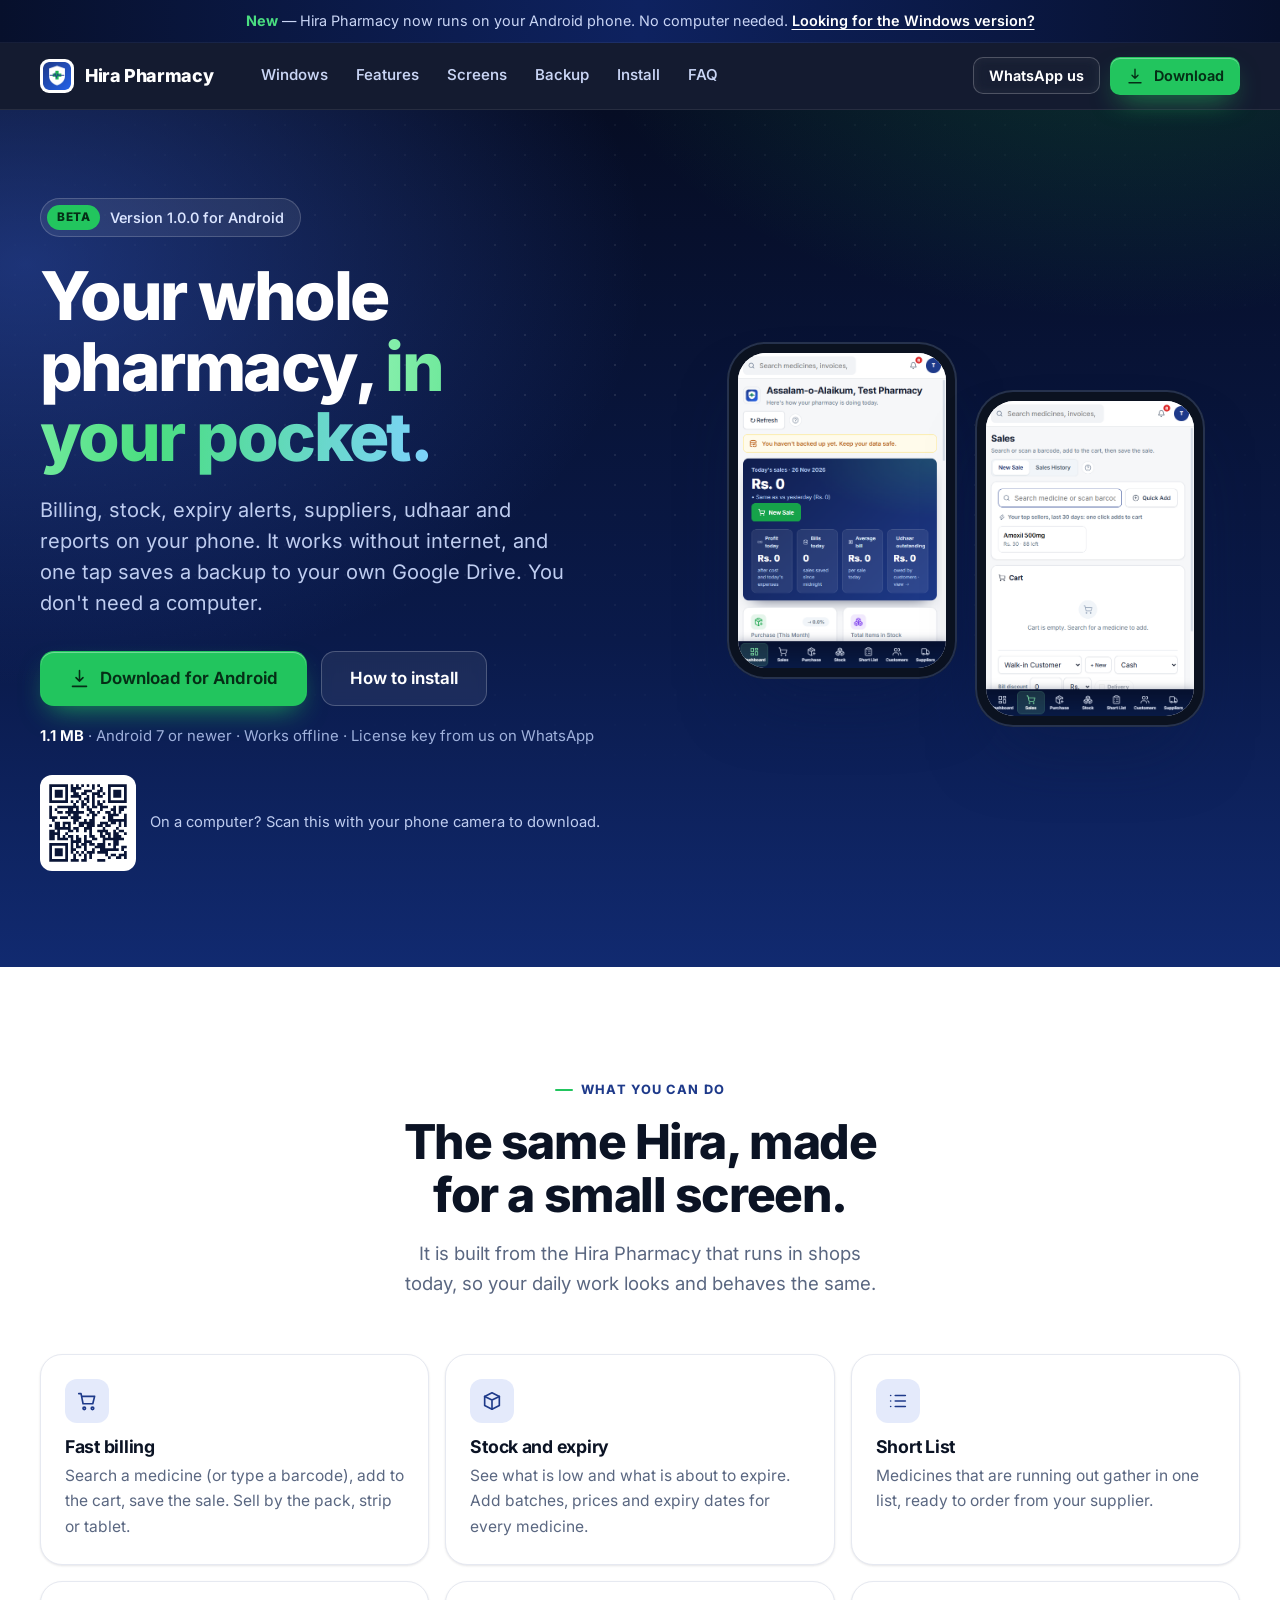
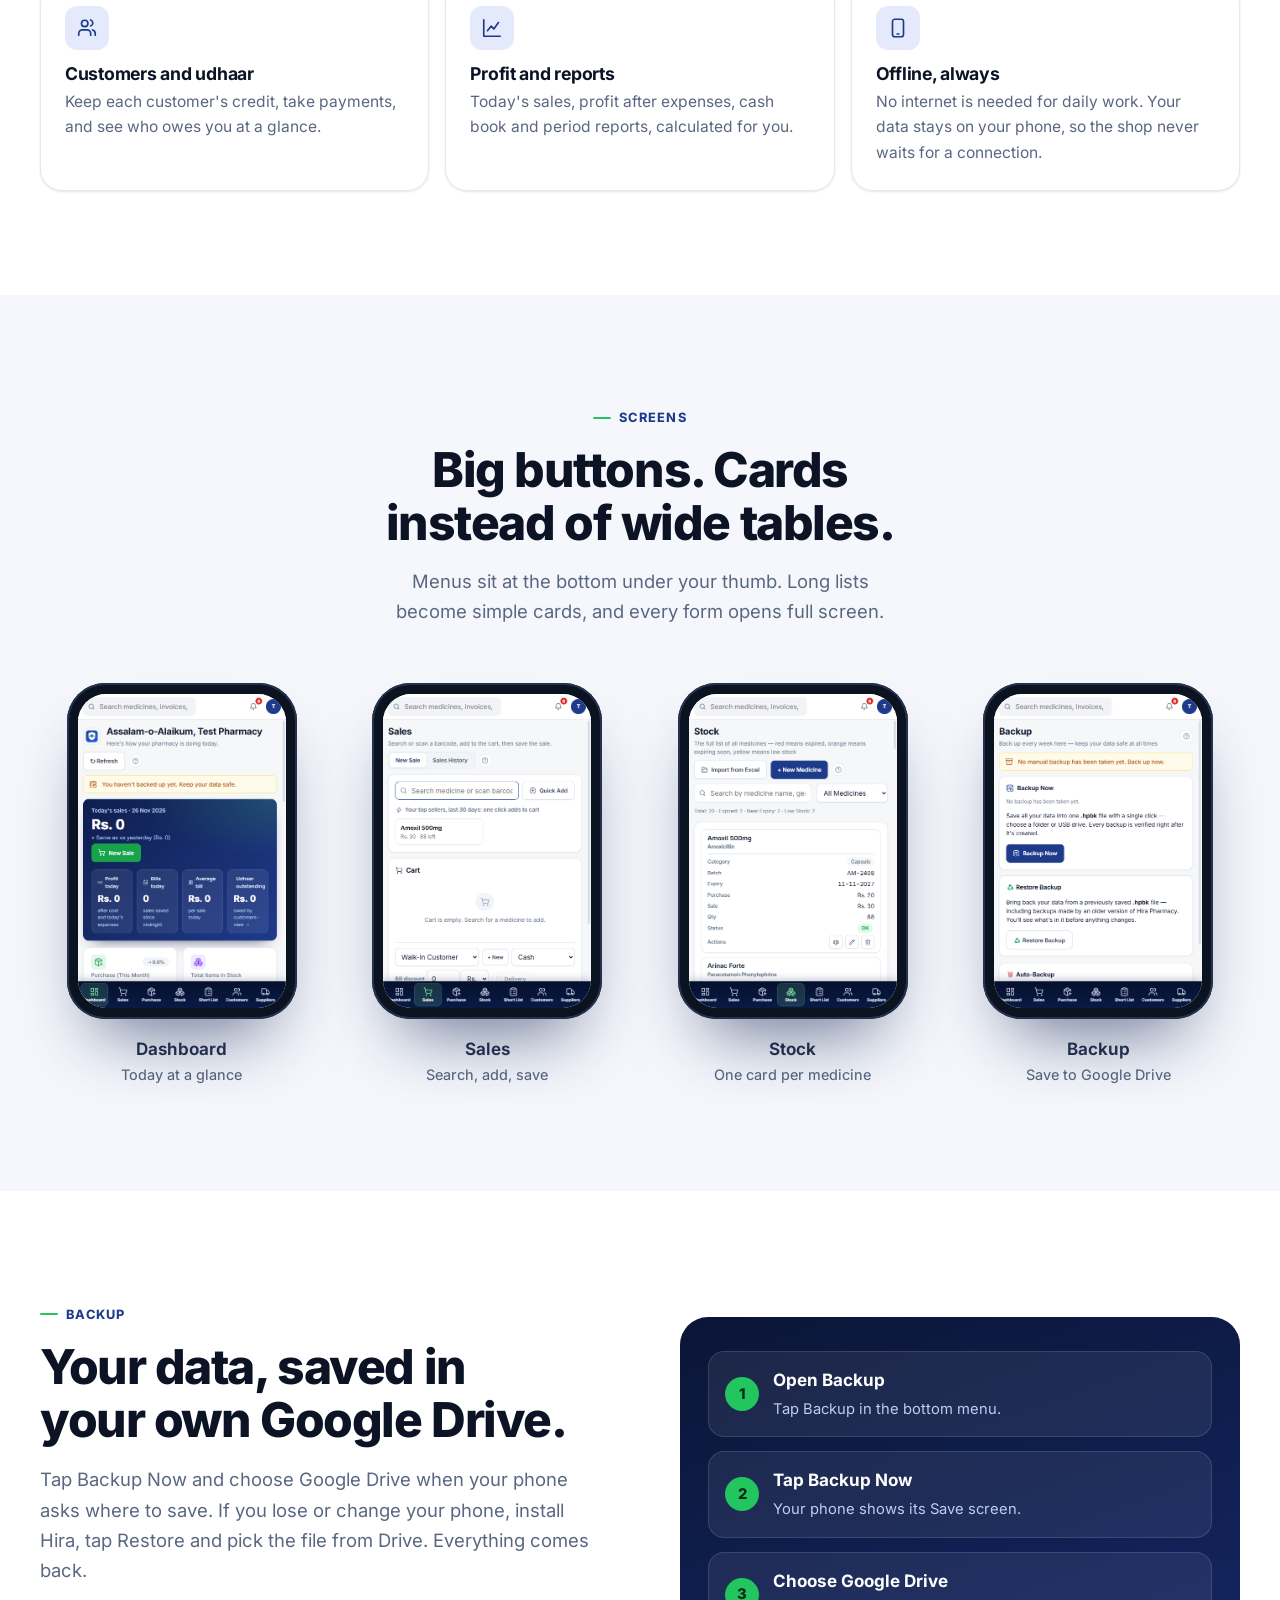
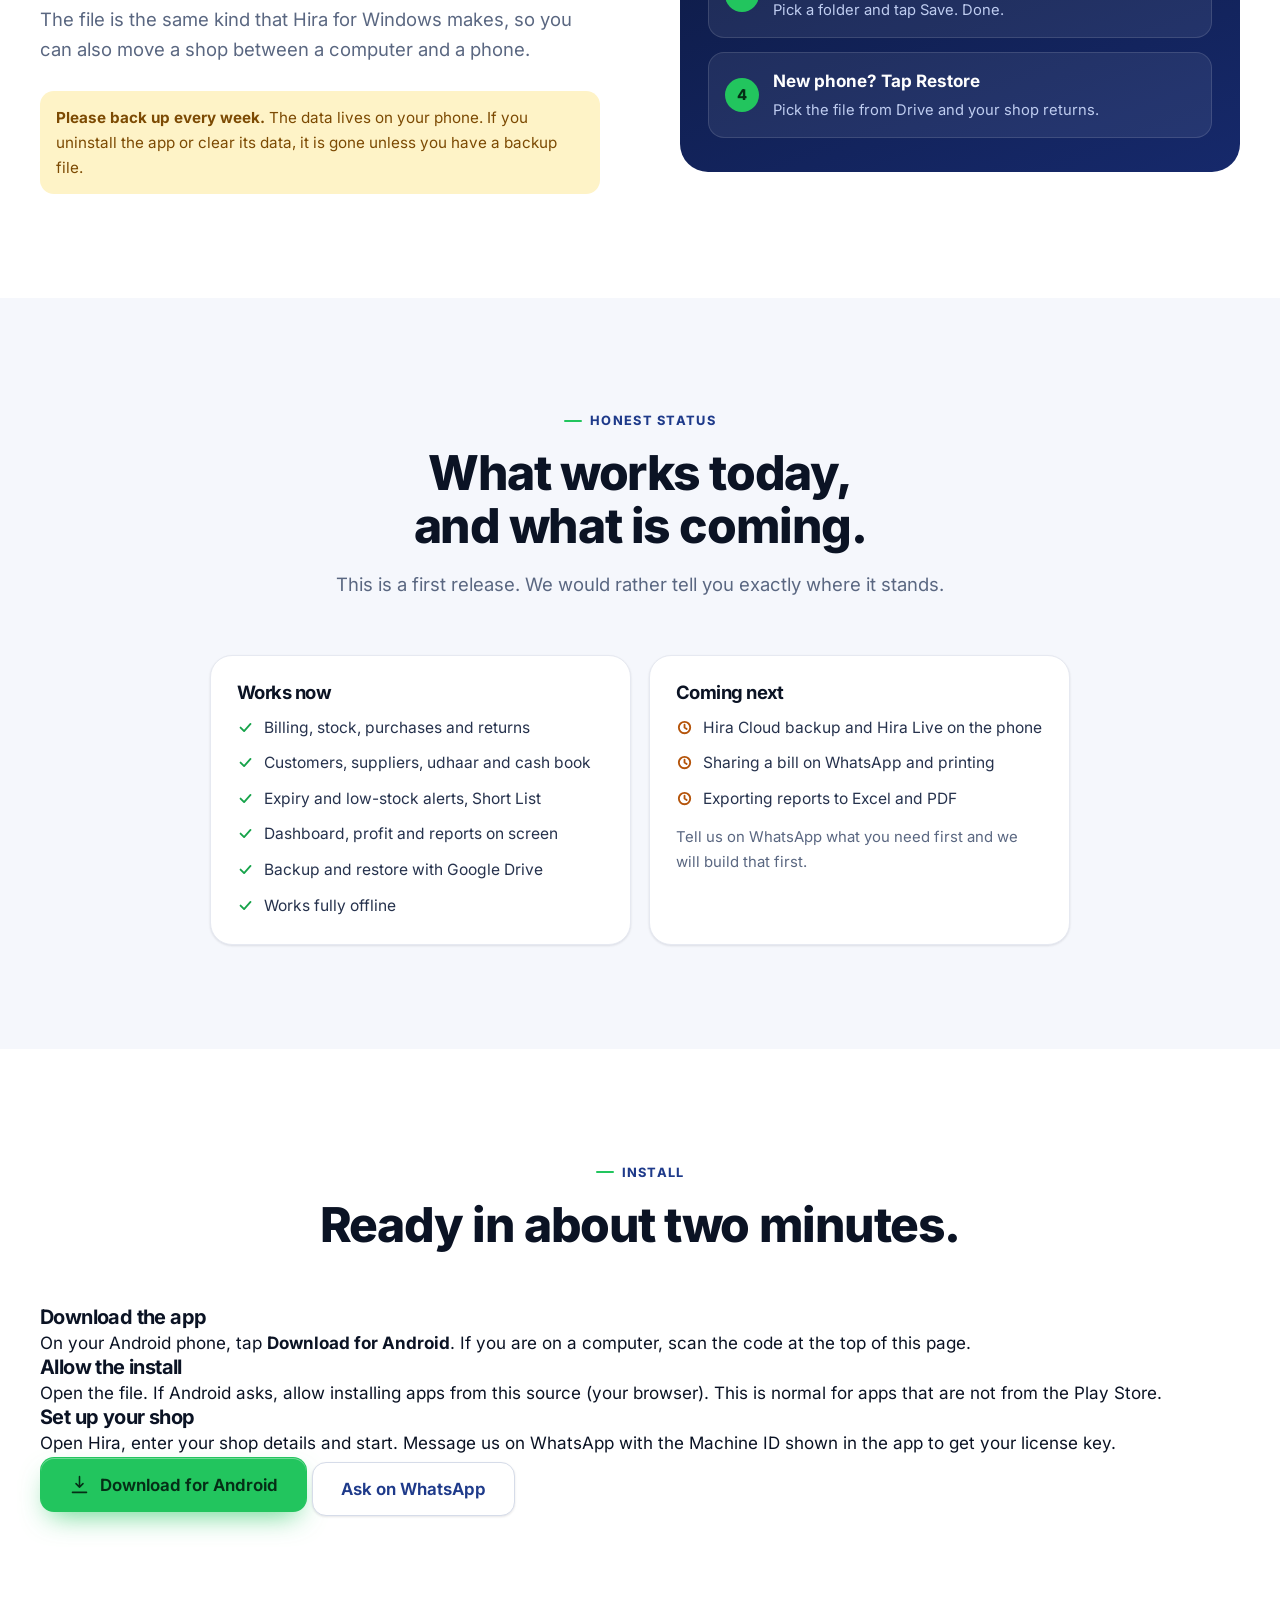
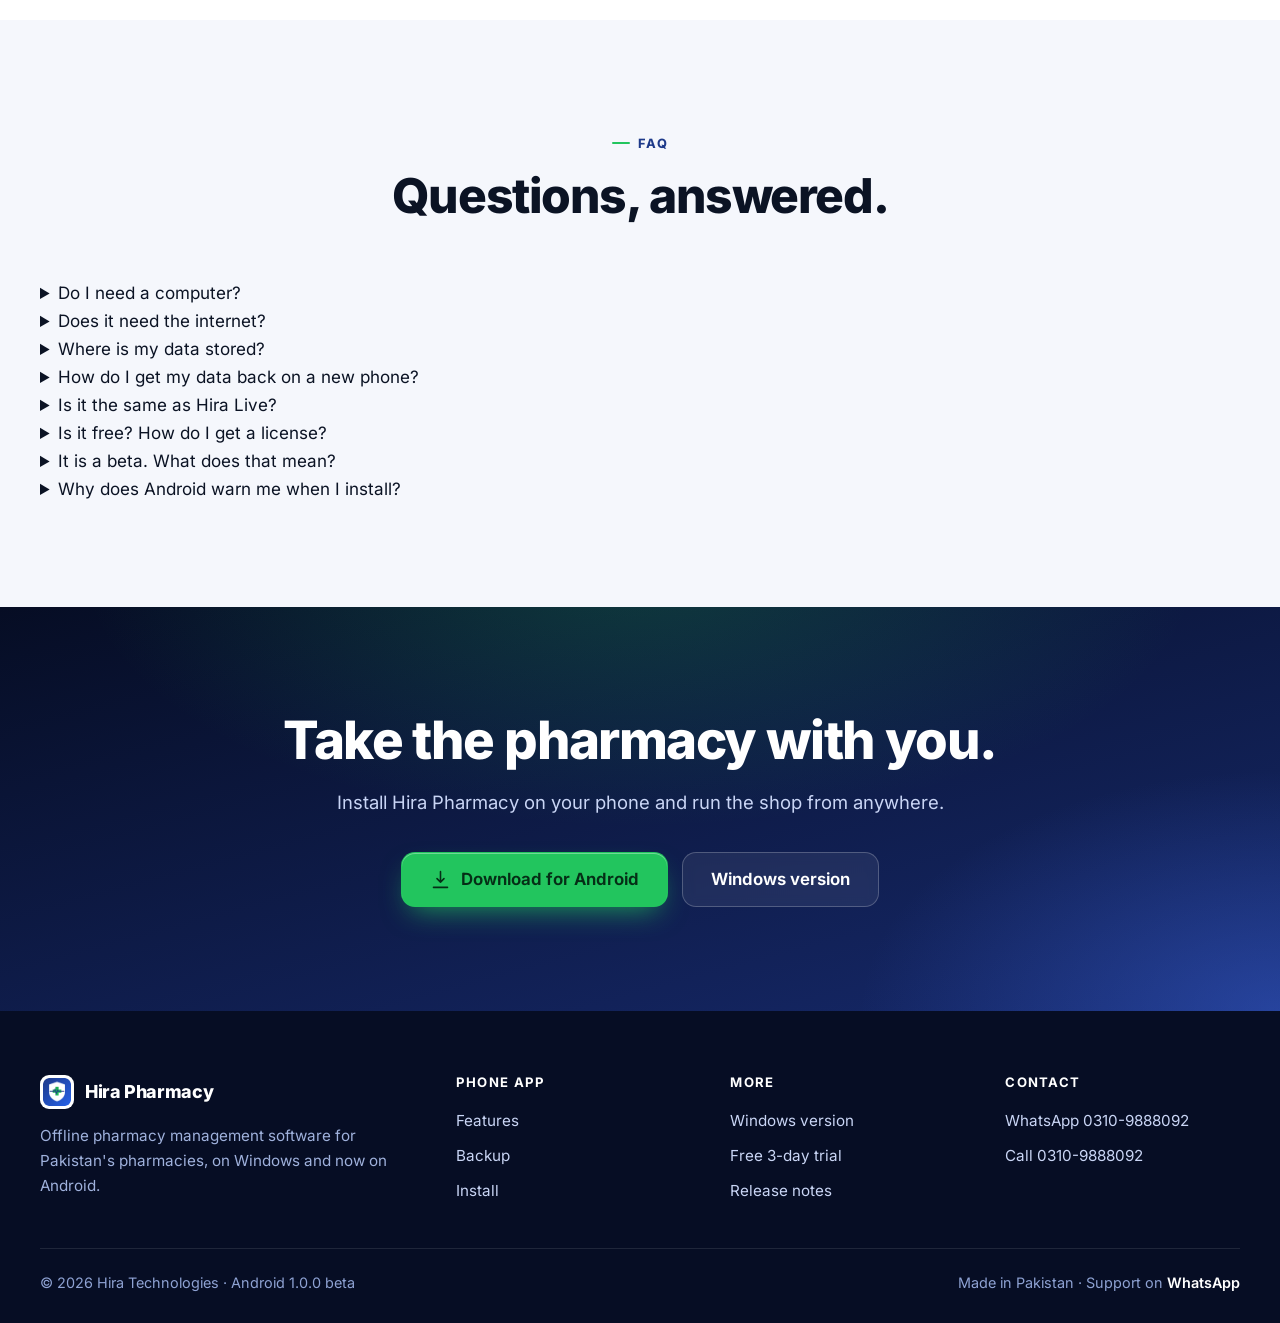
<file: mobile/index.html>
<!doctype html>
<html lang="en">
<head>
<meta charset="utf-8">
<meta name="viewport" content="width=device-width, initial-scale=1">
<title>Hira Pharmacy for Android — Run your pharmacy from your phone</title>
<meta name="description" content="Hira Pharmacy for Android: billing, stock, expiry alerts, suppliers and reports on your phone, offline, with backup to your Google Drive. No computer needed.">
<meta name="theme-color" content="#060d24">
<link rel="icon" type="image/png" href="../assets/logo.png">
<link rel="canonical" href="https://nayahiradigital.store/mobile/">
<link rel="preload" href="../assets/fonts/inter-latin-wght-normal.woff2" as="font" type="font/woff2" crossorigin>
<link rel="stylesheet" href="../assets/site.css?v=300">
<meta property="og:type" content="website">
<meta property="og:title" content="Hira Pharmacy for Android — Run your pharmacy from your phone">
<meta property="og:description" content="Billing, stock, expiry alerts and reports on your phone. Works offline. Backup to Google Drive. No computer needed.">
<meta property="og:url" content="https://nayahiradigital.store/mobile/">
<meta property="og:image" content="https://nayahiradigital.store/assets/og.png?v=300">
<meta name="twitter:card" content="summary_large_image">
<script type="application/ld+json">
{
  "@context": "https://schema.org",
  "@type": "SoftwareApplication",
  "name": "Hira Pharmacy for Android",
  "applicationCategory": "BusinessApplication",
  "operatingSystem": "Android 7.0 or newer",
  "softwareVersion": "1.0.0",
  "description": "Offline pharmacy management on an Android phone: billing, stock and expiry alerts, suppliers, customers and reports, with backup to Google Drive.",
  "downloadUrl": "https://nayahiradigital.store/mobile/get/",
  "offers": { "@type": "Offer", "price": "0", "priceCurrency": "PKR" },
  "author": { "@type": "Organization", "name": "Hira Technologies" }
}
</script>
<style>
  .hero { position: relative; color: #fff; overflow: hidden;
    background:
      radial-gradient(900px 520px at 88% -12%, rgba(34, 197, 94, 0.20), transparent 60%),
      radial-gradient(1000px 680px at 2% 18%, rgba(59, 100, 220, 0.42), transparent 62%),
      linear-gradient(180deg, #060d24 0%, #0a1a4a 62%, #112a70 100%); }
  .hero::before { content: ""; position: absolute; inset: 0; pointer-events: none;
    background-image: radial-gradient(rgba(255,255,255,0.10) 1px, transparent 1.3px); background-size: 30px 30px;
    -webkit-mask-image: radial-gradient(ellipse 75% 62% at 50% 30%, #000, transparent 78%); mask-image: radial-gradient(ellipse 75% 62% at 50% 30%, #000, transparent 78%); }
  .hero-grid { position: relative; display: grid; gap: 48px; align-items: center; padding: 72px 0 84px; }
  .pill-beta { display: inline-flex; align-items: center; gap: 10px; padding: 6px 16px 6px 6px; border-radius: 999px; background: rgba(255,255,255,0.08); border: 1px solid rgba(255,255,255,0.18); color: #dbe5ff; font-size: 0.9rem; font-weight: 550; }
  .pill-beta b { background: var(--green-500); color: var(--green-950); border-radius: 999px; padding: 3px 10px; font-size: 0.74rem; font-weight: 800; letter-spacing: 0.05em; text-transform: uppercase; }
  .hero h1 { font-size: clamp(2.4rem, 5.6vw, 4.2rem); font-weight: 800; margin: 24px 0 0; letter-spacing: -0.038em; line-height: 1.05; }
  .hero h1 .grad { background: linear-gradient(95deg, #86efac 0%, #4ade80 38%, #7dd3fc 100%); -webkit-background-clip: text; background-clip: text; color: transparent; }
  .hero .lede { margin-top: 22px; max-width: 34rem; color: #bfcdf0; font-size: clamp(1.05rem, 1.6vw, 1.25rem); line-height: 1.55; }
  .hero .cta-row { margin-top: 32px; align-items: center; }
  .hero-meta { margin-top: 18px; color: #9fb1dc; font-size: 0.93rem; }
  .hero-meta strong { color: #fff; font-weight: 650; }
  .hero-qr { display: none; align-items: center; gap: 14px; margin-top: 26px; color: #bfcdf0; font-size: 0.92rem; }
  .hero-qr img { width: 96px; height: 96px; border-radius: 12px; background: #fff; padding: 4px; }
  .hero-phones { display: flex; justify-content: center; align-items: flex-start; gap: 18px; position: relative; }
  .hero-phones .phone { width: 230px; }
  .hero-phones .phone:nth-child(2) { margin-top: 48px; }
  .phone { position: relative; z-index: 1; width: 280px; border-radius: 38px; padding: 11px; background: #0b1220; box-shadow: 0 40px 70px -28px rgba(10, 26, 74, 0.6), inset 0 0 0 2px #26324d; }
  .phone-screen { border-radius: 28px; overflow: hidden; background: #f4f6fa; }
  .phone-screen img { width: 100%; aspect-ratio: 496 / 751; object-fit: cover; object-position: top; }
  @media (min-width: 960px) {
    .hero-grid { grid-template-columns: 1.05fr 0.95fr; padding: 88px 0 96px; }
    .hero-qr { display: flex; }
  }
  @media (max-width: 520px) { .hero-phones .phone { width: 150px; border-radius: 28px; padding: 7px; } .hero-phones .phone-screen { border-radius: 21px; } .hero-phones { gap: 12px; } .hero-phones .phone:nth-child(2) { margin-top: 28px; } }

  .feat-grid { display: grid; grid-template-columns: repeat(3, 1fr); gap: 16px; }
  .feat { background: #fff; border: 1px solid var(--line); border-radius: var(--r-lg); padding: 24px; box-shadow: var(--shadow-sm); }
  .feat .ico { width: 44px; height: 44px; border-radius: 12px; display: grid; place-items: center; background: var(--navy-100); color: var(--navy-600); margin-bottom: 14px; }
  .feat .ico .ic { width: 22px; height: 22px; }
  .feat h3 { font-size: 1.1rem; letter-spacing: -0.015em; margin-bottom: 6px; }
  .feat p { color: var(--muted); font-size: 0.97rem; }
  @media (max-width: 900px) { .feat-grid { grid-template-columns: 1fr 1fr; } }
  @media (max-width: 600px) { .feat-grid { grid-template-columns: 1fr; } }

  .shots { display: grid; grid-template-columns: repeat(4, 1fr); gap: 22px; justify-items: center; }
  .shots figure { margin: 0; text-align: center; }
  .shots .phone { width: 100%; max-width: 230px; }
  .shots figcaption { margin-top: 16px; font-weight: 650; color: var(--ink-2); }
  .shots figcaption small { display: block; color: var(--muted); font-weight: 450; font-size: 0.9rem; }
  @media (max-width: 980px) { .shots { grid-template-columns: 1fr 1fr; gap: 30px 16px; } }

  .drive { display: grid; gap: 48px; align-items: center; }
  @media (min-width: 960px) { .drive { grid-template-columns: 1fr 1fr; gap: 80px; } }
  .drive h2 { font-size: clamp(2rem, 4vw, 3rem); font-weight: 800; }
  .drive .lead { color: var(--muted); font-size: 1.15rem; margin: 18px 0 26px; }
  .flow { background: linear-gradient(160deg, var(--navy-900), var(--navy-700)); color: #fff; border-radius: 28px; padding: 34px 28px; display: grid; gap: 14px; }
  .flow-step { display: flex; gap: 14px; align-items: center; background: rgba(255,255,255,0.07); border: 1px solid rgba(255,255,255,0.12); border-radius: 16px; padding: 14px 16px; }
  .flow-step .n { flex: none; width: 34px; height: 34px; border-radius: 50%; display: grid; place-items: center; background: var(--green-500); color: var(--green-950); font-weight: 800; }
  .flow-step b { display: block; }
  .flow-step span { color: #bfcdf0; font-size: 0.92rem; }
  .warn { margin-top: 22px; background: var(--amber-100); color: #7c4a03; border-radius: 14px; padding: 14px 16px; font-size: 0.95rem; }

  .compat { max-width: 860px; margin-inline: auto; display: grid; grid-template-columns: 1fr 1fr; gap: 18px; }
  .compat .box { background: #fff; border: 1px solid var(--line); border-radius: var(--r-lg); padding: 26px; box-shadow: var(--shadow-sm); }
  .compat h3 { font-size: 1.15rem; margin-bottom: 12px; }
  .compat ul { list-style: none; padding: 0; margin: 0; display: grid; gap: 10px; color: var(--ink-2); font-size: 0.97rem; }
  .compat li { display: flex; gap: 10px; align-items: flex-start; }
  .compat li .ic { color: var(--green-600); margin-top: 4px; width: 1.1em; height: 1.1em; stroke-width: 2.6; }
  .compat .soon .ic { color: var(--amber-600); }
  @media (max-width: 720px) { .compat { grid-template-columns: 1fr; } }
</style>
</head>
<body>
<a class="skip" href="#main">Skip to content</a>

<div class="announce">
  <b>New</b> — Hira Pharmacy now runs on your Android phone. No computer needed. <a href="../">Looking for the Windows version?</a>
</div>

<header class="nav">
  <div class="container">
    <div class="nav-inner">
      <a class="brand" href="../" aria-label="Hira Pharmacy home"><img src="../assets/logo.png" alt="" width="34" height="34"> Hira Pharmacy</a>
      <nav class="nav-links" aria-label="Sections">
        <a href="../">Windows</a>
        <a href="#features">Features</a>
        <a href="#screens">Screens</a>
        <a href="#backup">Backup</a>
        <a href="#install">Install</a>
        <a href="#faq">FAQ</a>
      </nav>
      <div class="nav-cta">
        <a class="btn btn-ghost js-wa" href="https://wa.me/923109888092" target="_blank" rel="noopener">WhatsApp us</a>
        <a class="btn btn-primary" href="get/" rel="noopener">
          <svg class="ic" viewBox="0 0 24 24" aria-hidden="true"><path d="M12 3v12m0 0-4-4m4 4 4-4M4 21h16"/></svg><span class="dl-label">Download</span>
        </a>
        <button class="nav-toggle" type="button" id="nav-toggle" aria-label="Open menu" aria-expanded="false" aria-controls="nav-menu">
          <svg class="ic" viewBox="0 0 24 24" aria-hidden="true"><path d="M4 7h16M4 12h16M4 17h16"/></svg>
        </button>
      </div>
    </div>
    <nav class="nav-menu" id="nav-menu" aria-label="Sections (mobile)">
      <a href="../">Windows version</a>
      <a href="#features">Features</a>
      <a href="#screens">Screens</a>
      <a href="#backup">Backup</a>
      <a href="#install">Install</a>
      <a href="#faq">FAQ</a>
    </nav>
  </div>
</header>

<main id="main">

<section class="hero" id="top">
  <div class="container">
    <div class="hero-grid">
      <div>
        <span class="pill-beta"><b>Beta</b> Version 1.0.0 for Android</span>
        <h1>Your whole pharmacy, <span class="grad">in your pocket.</span></h1>
        <p class="lede">Billing, stock, expiry alerts, suppliers, udhaar and reports on your phone. It works without internet, and one tap saves a backup to your own Google Drive. You don't need a computer.</p>
        <div class="cta-row">
          <a class="btn btn-primary btn-lg" href="get/" rel="noopener"><svg class="ic" viewBox="0 0 24 24" aria-hidden="true"><path d="M12 3v12m0 0-4-4m4 4 4-4M4 21h16"/></svg> Download for Android</a>
          <a class="btn btn-ghost btn-lg" href="#install">How to install</a>
        </div>
        <p class="hero-meta"><strong>1.1 MB</strong> &middot; Android 7 or newer &middot; Works offline &middot; License key from us on WhatsApp</p>
        <div class="hero-qr"><img src="../assets/qr-hira-mobile.png" width="96" height="96" alt="QR code: scan with your phone camera to download Hira Pharmacy for Android"><span>On a computer? Scan this with your phone camera to download.</span></div>
      </div>
      <div class="hero-phones" aria-hidden="false">
        <div class="phone"><div class="phone-screen"><img src="../assets/mobile-dashboard.png" width="496" height="751" alt="Dashboard showing today's sales, profit, bills and udhaar on a phone"></div></div>
        <div class="phone"><div class="phone-screen"><img src="../assets/mobile-sales.png" width="496" height="751" alt="Sales screen with medicine search and cart on a phone"></div></div>
      </div>
    </div>
  </div>
</section>

<section class="section" id="features">
  <div class="container">
    <div class="section-head center reveal">
      <div class="kicker">What you can do</div>
      <h2>The same Hira, made for a small screen.</h2>
      <p>It is built from the Hira Pharmacy that runs in shops today, so your daily work looks and behaves the same.</p>
    </div>
    <div class="feat-grid">
      <article class="feat reveal"><div class="ico"><svg class="ic" viewBox="0 0 24 24"><circle cx="9" cy="20" r="1.4"/><circle cx="18" cy="20" r="1.4"/><path d="M3 4h2.5l2.2 11h10.6l2-8H6.5"/></svg></div><h3>Fast billing</h3><p>Search a medicine (or type a barcode), add to the cart, save the sale. Sell by the pack, strip or tablet.</p></article>
      <article class="feat reveal"><div class="ico"><svg class="ic" viewBox="0 0 24 24"><path d="M12 3 4 7v10l8 4 8-4V7z"/><path d="m4 7 8 4 8-4M12 11v10"/></svg></div><h3>Stock and expiry</h3><p>See what is low and what is about to expire. Add batches, prices and expiry dates for every medicine.</p></article>
      <article class="feat reveal"><div class="ico"><svg class="ic" viewBox="0 0 24 24"><path d="M9 6h11M9 12h11M9 18h11M4 6h.01M4 12h.01M4 18h.01"/></svg></div><h3>Short List</h3><p>Medicines that are running out gather in one list, ready to order from your supplier.</p></article>
      <article class="feat reveal"><div class="ico"><svg class="ic" viewBox="0 0 24 24"><path d="M16 20v-2a4 4 0 0 0-4-4H7a4 4 0 0 0-4 4v2"/><circle cx="9.5" cy="7" r="3.5"/><path d="M21 20v-2a4 4 0 0 0-3-3.9M16 3.2a3.5 3.5 0 0 1 0 6.6"/></svg></div><h3>Customers and udhaar</h3><p>Keep each customer's credit, take payments, and see who owes you at a glance.</p></article>
      <article class="feat reveal"><div class="ico"><svg class="ic" viewBox="0 0 24 24"><path d="M3 3v18h18"/><path d="M7 15l4-5 3 3 5-7"/></svg></div><h3>Profit and reports</h3><p>Today's sales, profit after expenses, cash book and period reports, calculated for you.</p></article>
      <article class="feat reveal"><div class="ico"><svg class="ic" viewBox="0 0 24 24"><rect x="6" y="2.5" width="12" height="19" rx="2.5"/><path d="M11 18.5h2"/></svg></div><h3>Offline, always</h3><p>No internet is needed for daily work. Your data stays on your phone, so the shop never waits for a connection.</p></article>
    </div>
  </div>
</section>

<section class="section section-soft" id="screens">
  <div class="container">
    <div class="section-head center reveal">
      <div class="kicker">Screens</div>
      <h2>Big buttons. Cards instead of wide tables.</h2>
      <p>Menus sit at the bottom under your thumb. Long lists become simple cards, and every form opens full screen.</p>
    </div>
    <div class="shots">
      <figure class="reveal"><div class="phone"><div class="phone-screen"><img src="../assets/mobile-dashboard.png" width="496" height="751" alt="Dashboard" loading="lazy"></div></div><figcaption>Dashboard<small>Today at a glance</small></figcaption></figure>
      <figure class="reveal"><div class="phone"><div class="phone-screen"><img src="../assets/mobile-sales.png" width="496" height="751" alt="Sales" loading="lazy"></div></div><figcaption>Sales<small>Search, add, save</small></figcaption></figure>
      <figure class="reveal"><div class="phone"><div class="phone-screen"><img src="../assets/mobile-stock.png" width="496" height="751" alt="Stock shown as cards" loading="lazy"></div></div><figcaption>Stock<small>One card per medicine</small></figcaption></figure>
      <figure class="reveal"><div class="phone"><div class="phone-screen"><img src="../assets/mobile-backup.png" width="496" height="751" alt="Backup and restore screen" loading="lazy"></div></div><figcaption>Backup<small>Save to Google Drive</small></figcaption></figure>
    </div>
  </div>
</section>

<section class="section" id="backup">
  <div class="container">
    <div class="drive">
      <div class="reveal">
        <div class="kicker">Backup</div>
        <h2>Your data, saved in your own Google Drive.</h2>
        <p class="lead">Tap Backup Now and choose Google Drive when your phone asks where to save. If you lose or change your phone, install Hira, tap Restore and pick the file from Drive. Everything comes back.</p>
        <p class="lead" style="margin-top:-8px">The file is the same kind that Hira for Windows makes, so you can also move a shop between a computer and a phone.</p>
        <div class="warn"><b>Please back up every week.</b> The data lives on your phone. If you uninstall the app or clear its data, it is gone unless you have a backup file.</div>
      </div>
      <div class="flow reveal">
        <div class="flow-step"><span class="n">1</span><div><b>Open Backup</b><span>Tap Backup in the bottom menu.</span></div></div>
        <div class="flow-step"><span class="n">2</span><div><b>Tap Backup Now</b><span>Your phone shows its Save screen.</span></div></div>
        <div class="flow-step"><span class="n">3</span><div><b>Choose Google Drive</b><span>Pick a folder and tap Save. Done.</span></div></div>
        <div class="flow-step"><span class="n">4</span><div><b>New phone? Tap Restore</b><span>Pick the file from Drive and your shop returns.</span></div></div>
      </div>
    </div>
  </div>
</section>

<section class="section section-soft" id="status">
  <div class="container">
    <div class="section-head center reveal">
      <div class="kicker">Honest status</div>
      <h2>What works today, and what is coming.</h2>
      <p>This is a first release. We would rather tell you exactly where it stands.</p>
    </div>
    <div class="compat">
      <div class="box reveal">
        <h3>Works now</h3>
        <ul>
          <li><svg class="ic" viewBox="0 0 24 24"><path d="m5 12 5 5 9-10"/></svg> Billing, stock, purchases and returns</li>
          <li><svg class="ic" viewBox="0 0 24 24"><path d="m5 12 5 5 9-10"/></svg> Customers, suppliers, udhaar and cash book</li>
          <li><svg class="ic" viewBox="0 0 24 24"><path d="m5 12 5 5 9-10"/></svg> Expiry and low-stock alerts, Short List</li>
          <li><svg class="ic" viewBox="0 0 24 24"><path d="m5 12 5 5 9-10"/></svg> Dashboard, profit and reports on screen</li>
          <li><svg class="ic" viewBox="0 0 24 24"><path d="m5 12 5 5 9-10"/></svg> Backup and restore with Google Drive</li>
          <li><svg class="ic" viewBox="0 0 24 24"><path d="m5 12 5 5 9-10"/></svg> Works fully offline</li>
        </ul>
      </div>
      <div class="box soon reveal">
        <h3>Coming next</h3>
        <ul>
          <li><svg class="ic" viewBox="0 0 24 24"><circle cx="12" cy="12" r="8"/><path d="M12 8v4l3 2"/></svg> Hira Cloud backup and Hira Live on the phone</li>
          <li><svg class="ic" viewBox="0 0 24 24"><circle cx="12" cy="12" r="8"/><path d="M12 8v4l3 2"/></svg> Sharing a bill on WhatsApp and printing</li>
          <li><svg class="ic" viewBox="0 0 24 24"><circle cx="12" cy="12" r="8"/><path d="M12 8v4l3 2"/></svg> Exporting reports to Excel and PDF</li>
        </ul>
        <p style="margin-top:14px;color:var(--muted);font-size:0.93rem">Tell us on WhatsApp what you need first and we will build that first.</p>
      </div>
    </div>
  </div>
</section>

<section class="section" id="install">
  <div class="container">
    <div class="section-head center reveal">
      <div class="kicker">Install</div>
      <h2>Ready in about two minutes.</h2>
    </div>
    <div class="steps">
      <div class="step reveal"><h3>Download the app</h3><p>On your Android phone, tap <b>Download for Android</b>. If you are on a computer, scan the code at the top of this page.</p></div>
      <div class="step reveal"><h3>Allow the install</h3><p>Open the file. If Android asks, allow installing apps from this source (your browser). This is normal for apps that are not from the Play Store.</p></div>
      <div class="step reveal"><h3>Set up your shop</h3><p>Open Hira, enter your shop details and start. Message us on WhatsApp with the Machine ID shown in the app to get your license key.</p></div>
    </div>
    <div class="steps-cta">
      <a class="btn btn-primary btn-lg" href="get/" rel="noopener"><svg class="ic" viewBox="0 0 24 24" aria-hidden="true"><path d="M12 3v12m0 0-4-4m4 4 4-4M4 21h16"/></svg> Download for Android</a>
      <a class="btn btn-outline btn-lg js-wa" href="https://wa.me/923109888092" target="_blank" rel="noopener">Ask on WhatsApp</a>
    </div>
  </div>
</section>

<section class="section section-soft" id="faq">
  <div class="container">
    <div class="section-head center reveal">
      <div class="kicker">FAQ</div>
      <h2>Questions, answered.</h2>
    </div>
    <div class="faq">
      <details><summary>Do I need a computer?</summary><p>No. You can set up your shop, sell, manage stock and take backups using only your phone. If you already use Hira for Windows, you can also move your data between the two with a backup file.</p></details>
      <details><summary>Does it need the internet?</summary><p>No. Selling, stock and reports work offline. You only need a connection when you save or restore a backup with Google Drive.</p></details>
      <details><summary>Where is my data stored?</summary><p>On your phone, inside the app. It is not sent to us. That is why a weekly Google Drive backup matters: clearing the app's data or uninstalling it removes the shop data.</p></details>
      <details><summary>How do I get my data back on a new phone?</summary><p>Install Hira, open Backup, tap Restore and choose your backup file from Google Drive. Your medicines, customers and sales come back.</p></details>
      <details><summary>Is it the same as Hira Live?</summary><p>No. Hira Live only shows a Windows shop on your phone. Hira Pharmacy for Android is the full app: you can sell and manage stock on it directly.</p></details>
      <details><summary>Is it free? How do I get a license?</summary><p>The download is free. To use it in your shop, message us on WhatsApp with the Machine ID shown in the app and we will send your license key. Ask us on WhatsApp about phone licensing.</p></details>
      <details><summary>It is a beta. What does that mean?</summary><p>It is the first release. We tested it on a computer that simulates a phone, but not yet on many real phones or in many shops. Please keep weekly backups and tell us on WhatsApp about anything that looks wrong; we fix quickly.</p></details>
      <details><summary>Why does Android warn me when I install?</summary><p>The app is shared as a file instead of through the Play Store, so Android asks for your permission once. Only install apps from sources you trust.</p></details>
    </div>
  </div>
</section>

<section class="final">
  <div class="container">
    <div class="final-inner">
      <h2>Take the pharmacy with you.</h2>
      <p>Install Hira Pharmacy on your phone and run the shop from anywhere.</p>
      <div class="cta-row">
        <a class="btn btn-primary btn-lg" href="get/" rel="noopener"><svg class="ic" viewBox="0 0 24 24" aria-hidden="true"><path d="M12 3v12m0 0-4-4m4 4 4-4M4 21h16"/></svg> Download for Android</a>
        <a class="btn btn-ghost btn-lg" href="../">Windows version</a>
      </div>
    </div>
  </div>
</section>

</main>

<footer>
  <div class="container">
    <div class="foot-grid">
      <div class="foot-brand">
        <a class="brand" href="../"><img src="../assets/logo.png" alt="" width="34" height="34" loading="lazy"> Hira Pharmacy</a>
        <p>Offline pharmacy management software for Pakistan's pharmacies, on Windows and now on Android.</p>
      </div>
      <div class="foot-col">
        <h4>Phone app</h4>
        <a href="#features">Features</a>
        <a href="#backup">Backup</a>
        <a href="#install">Install</a>
      </div>
      <div class="foot-col">
        <h4>More</h4>
        <a href="../">Windows version</a>
        <a href="../trial/">Free 3-day trial</a>
        <a href="../releases.html">Release notes</a>
      </div>
      <div class="foot-col">
        <h4>Contact</h4>
        <a class="js-wa" href="https://wa.me/923109888092" target="_blank" rel="noopener">WhatsApp 0310-9888092</a>
        <a href="tel:+923109888092">Call 0310-9888092</a>
      </div>
    </div>
    <div class="foot-bottom">
      <span>© <span id="year">2026</span> Hira Technologies · Android 1.0.0 beta</span>
      <span>Made in Pakistan · Support on <a class="js-wa" href="https://wa.me/923109888092" target="_blank" rel="noopener">WhatsApp</a></span>
    </div>
  </div>
</footer>

<script>
(function () {
  var root = document.documentElement;
  root.classList.add('js');
  var waText = encodeURIComponent('Assalam o Alaikum, I installed Hira Pharmacy for Android and would like my license key.');
  document.querySelectorAll('.js-wa').forEach(function (a) { a.href = 'https://wa.me/923109888092?text=' + waText; });
  var y = document.getElementById('year'); if (y) y.textContent = new Date().getFullYear();

  var toggle = document.getElementById('nav-toggle');
  var menu = document.getElementById('nav-menu');
  if (toggle && menu) {
    toggle.addEventListener('click', function () {
      var open = menu.classList.toggle('open');
      toggle.setAttribute('aria-expanded', open ? 'true' : 'false');
    });
    menu.addEventListener('click', function (e) {
      if (e.target.tagName === 'A') { menu.classList.remove('open'); toggle.setAttribute('aria-expanded', 'false'); }
    });
  }

  var els = document.querySelectorAll('.reveal');
  if ('IntersectionObserver' in window) {
    var io = new IntersectionObserver(function (entries) {
      entries.forEach(function (en) { if (en.isIntersecting) { en.target.classList.add('in'); io.unobserve(en.target); } });
    }, { threshold: 0.08 });
    els.forEach(function (el) { io.observe(el); });
  } else {
    els.forEach(function (el) { el.classList.add('in'); });
  }
})();
</script>
</body>
</html>
</file>
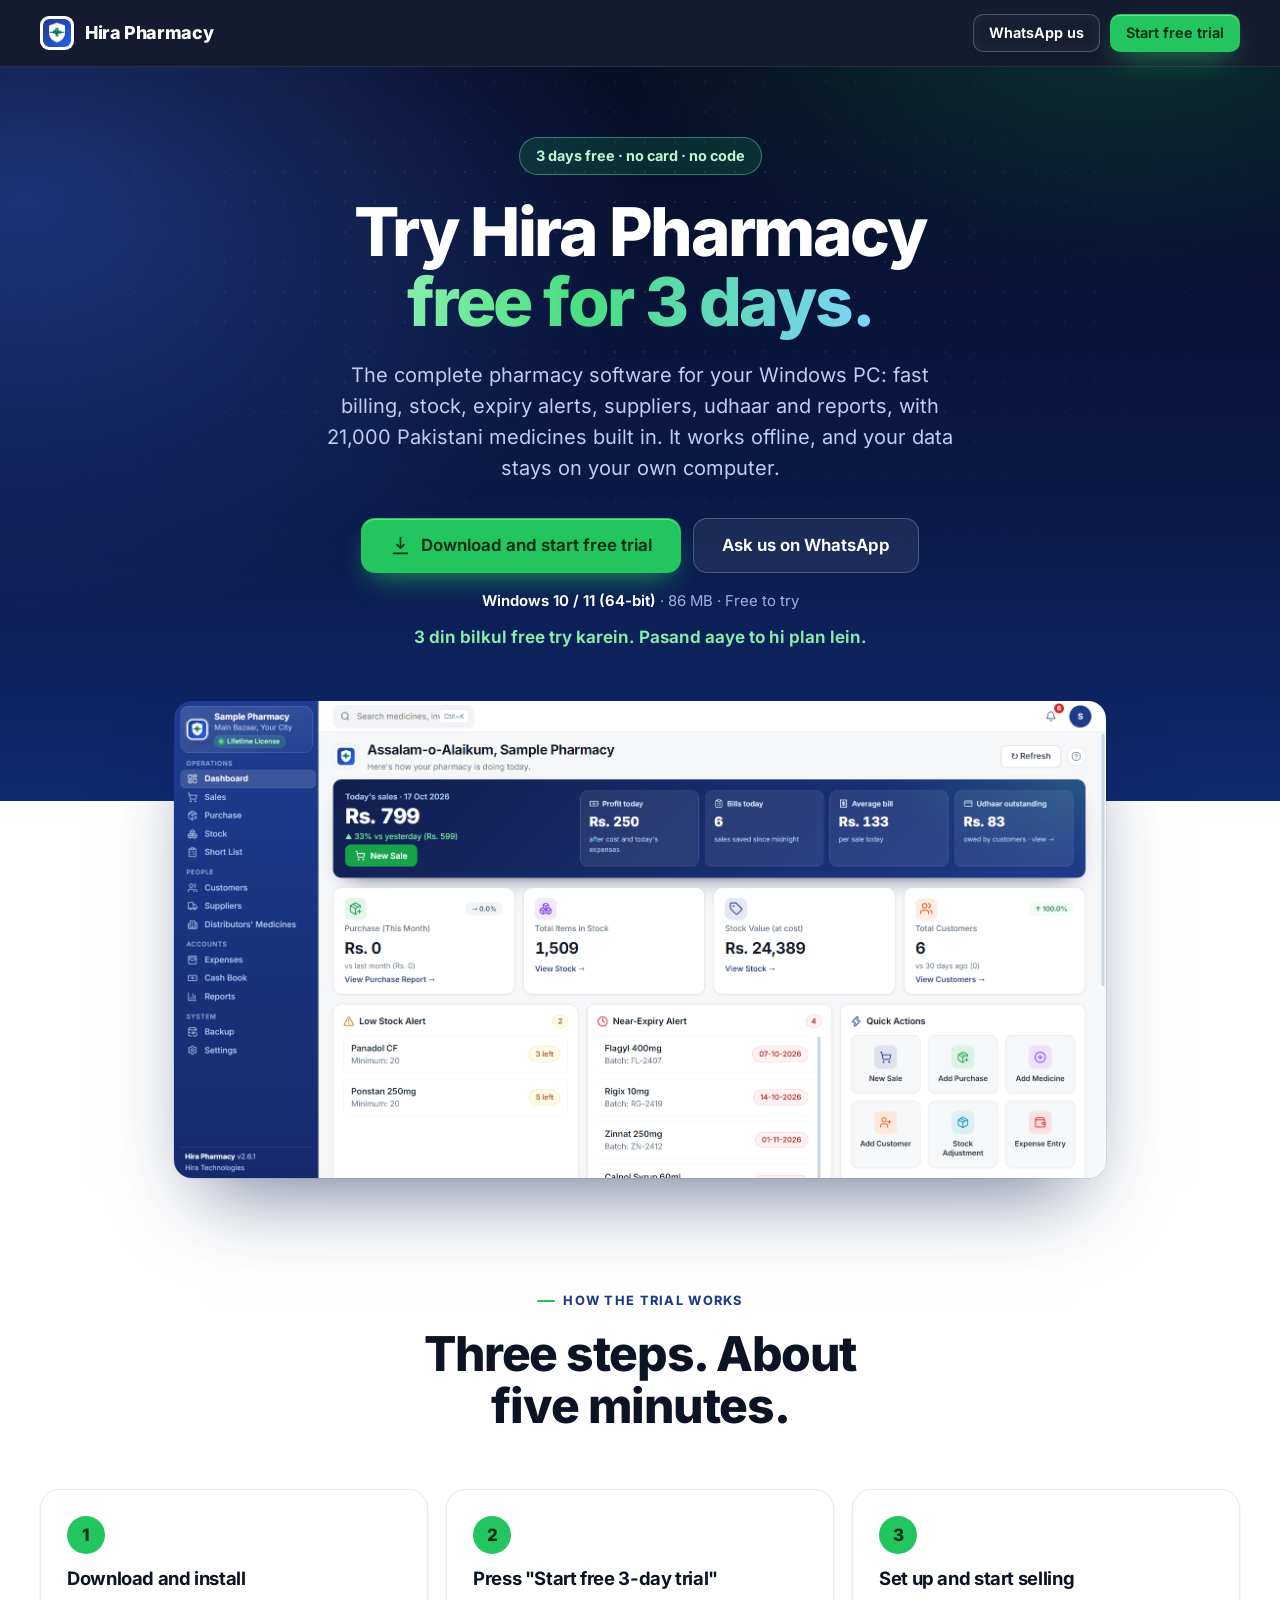
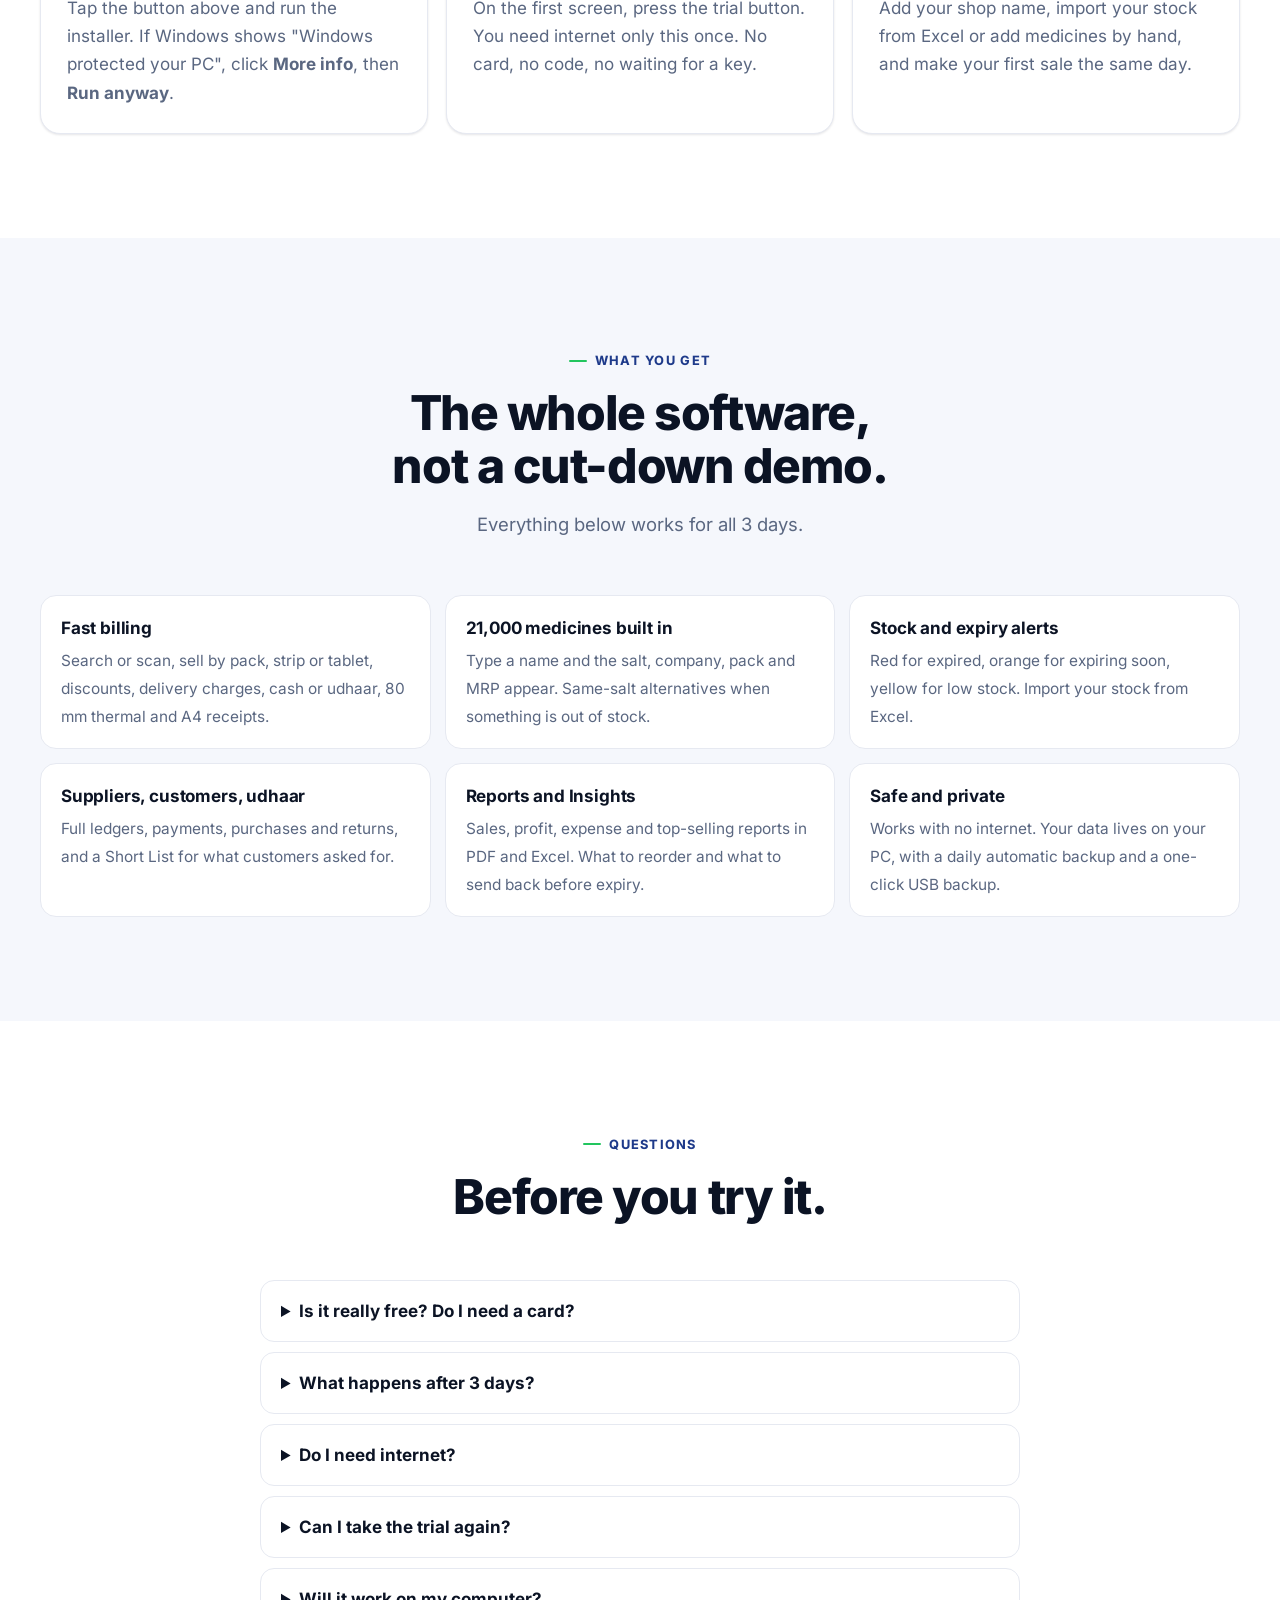
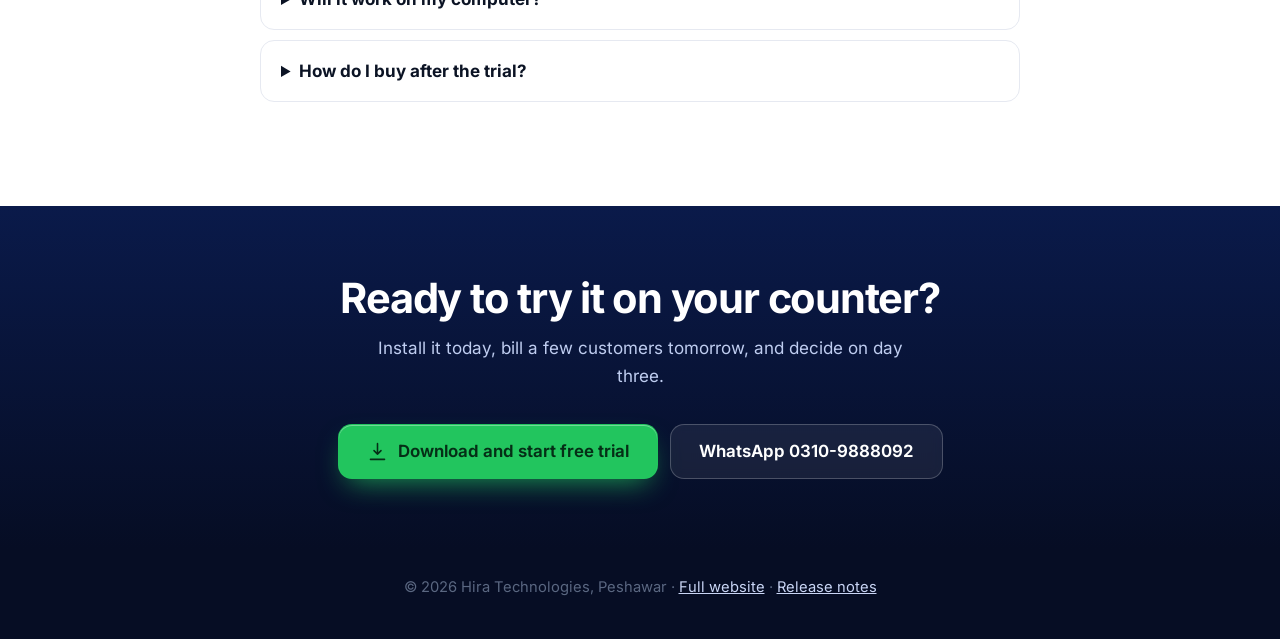
<file: trial/index.html>
<!doctype html>
<html lang="en">
<head>
<meta charset="utf-8">
<meta name="viewport" content="width=device-width, initial-scale=1">
<title>Try Hira Pharmacy Free for 3 Days</title>
<meta name="description" content="Try Hira Pharmacy, offline pharmacy software for Windows, free for 3 days. No card, no code. Billing, stock, expiry alerts and 21,000 Pakistani medicines built in.">
<meta name="theme-color" content="#060d24">
<link rel="icon" type="image/png" href="../assets/logo.png">
<link rel="canonical" href="https://nayahiradigital.store/trial/">
<link rel="preload" href="../assets/fonts/inter-latin-wght-normal.woff2" as="font" type="font/woff2" crossorigin>
<link rel="stylesheet" href="../assets/site.css?v=300">
<meta property="og:type" content="website">
<meta property="og:title" content="Try Hira Pharmacy free for 3 days">
<meta property="og:description" content="Offline pharmacy software for Windows. Free 3-day trial. No card, no code.">
<meta property="og:url" content="https://nayahiradigital.store/trial/">
<meta property="og:image" content="https://nayahiradigital.store/assets/og.png?v=300">
<meta name="twitter:card" content="summary_large_image">
<style>
  body { background: #fff; }
  .t-hero { position: relative; overflow: hidden; color: #fff; text-align: center; padding: 70px 0 150px;
    background:
      radial-gradient(900px 520px at 88% -12%, rgba(34, 197, 94, 0.22), transparent 60%),
      radial-gradient(1000px 680px at 2% 18%, rgba(59, 100, 220, 0.42), transparent 62%),
      linear-gradient(180deg, #060d24 0%, #0a1a4a 62%, #112a70 100%); }
  .t-hero::before { content: ""; position: absolute; inset: 0; pointer-events: none;
    background-image: radial-gradient(rgba(255,255,255,0.11) 1px, transparent 1.3px); background-size: 30px 30px;
    -webkit-mask-image: radial-gradient(ellipse 75% 62% at 50% 28%, #000, transparent 78%); mask-image: radial-gradient(ellipse 75% 62% at 50% 28%, #000, transparent 78%); }
  .t-hero .container { position: relative; }
  .t-badge { display: inline-flex; align-items: center; gap: 8px; padding: 6px 16px; border-radius: 999px; background: rgba(34,197,94,0.16); border: 1px solid rgba(134,239,172,0.4); color: #bbf7d0; font-weight: 700; font-size: 0.9rem; }
  .t-hero h1 { font-size: clamp(2.3rem, 6vw, 4.2rem); font-weight: 800; letter-spacing: -0.038em; line-height: 1.05; margin: 22px auto 0; max-width: 14em; }
  .t-hero h1 .grad { background: linear-gradient(95deg, #86efac 0%, #4ade80 38%, #7dd3fc 100%); -webkit-background-clip: text; background-clip: text; color: transparent; }
  .t-hero .lede { max-width: 40rem; margin: 22px auto 0; color: #bfcdf0; font-size: clamp(1.05rem, 1.7vw, 1.25rem); line-height: 1.55; }
  .t-cta { display: flex; justify-content: center; flex-wrap: wrap; gap: 12px; margin-top: 34px; }
  .t-meta { margin-top: 16px; color: #9fb1dc; font-size: 0.93rem; }
  .t-meta b { color: #fff; font-weight: 650; }
  .t-urdu { margin-top: 10px; color: #86efac; font-weight: 650; }
  .t-shot { max-width: 980px; margin: -100px auto 0; position: relative; z-index: 3; padding: 0 24px; }
  .t-shot img { width: 100%; height: auto; display: block; border-radius: 18px; box-shadow: 0 40px 80px -30px rgba(10, 26, 74, 0.6), 0 0 0 1px rgba(10, 26, 74, 0.08); }
  .steps { display: grid; grid-template-columns: repeat(3, 1fr); gap: 18px; margin-top: 8px; }
  .step { background: #fff; border: 1px solid var(--line); border-radius: 20px; padding: 26px; box-shadow: var(--shadow-sm); }
  .step .n { width: 38px; height: 38px; border-radius: 50%; display: grid; place-items: center; background: var(--green-500); color: var(--green-950); font-weight: 800; }
  .step h3 { margin: 14px 0 6px; font-size: 1.15rem; letter-spacing: -0.02em; }
  .step p { margin: 0; color: var(--muted); }
  .get { display: grid; grid-template-columns: repeat(3, 1fr); gap: 14px; }
  .get div { background: #fff; border: 1px solid var(--line); border-radius: 16px; padding: 18px 20px; }
  .get b { display: block; margin-bottom: 4px; letter-spacing: -0.01em; }
  .get span { color: var(--muted); font-size: 0.96rem; }
  .t-faq { max-width: 760px; margin: 0 auto; display: grid; gap: 10px; }
  .t-faq details { background: #fff; border: 1px solid var(--line); border-radius: 14px; padding: 0 20px; }
  .t-faq summary { cursor: pointer; padding: 16px 0; font-weight: 700; }
  .t-faq p { margin: 0 0 16px; color: var(--muted); }
  .t-final { text-align: center; color: #fff; padding: 70px 0; background: linear-gradient(180deg, #0a1a4a, #060d24); }
  .t-final h2 { font-size: clamp(1.8rem, 4vw, 2.6rem); letter-spacing: -0.03em; margin: 0 0 12px; }
  .t-final p { color: #bfcdf0; margin: 0 auto 24px; max-width: 34rem; }
  .t-phone { display: none; margin: 14px auto 0; max-width: 30rem; padding: 12px 16px; border-radius: 14px; background: rgba(255, 217, 138, 0.12); border: 1px solid rgba(255, 217, 138, 0.4); color: #ffd98a; font-size: 0.95rem; }
  html[data-mobile="1"] .t-phone { display: block; }
  .t-foot { text-align: center; padding: 26px 0 40px; color: var(--muted); font-size: 0.92rem; background: #060d24; }
  .t-foot a { color: #c9d5f5; }
  @media (max-width: 860px) { .steps, .get { grid-template-columns: 1fr; } .t-hero { padding-bottom: 120px; } }
</style>
</head>
<body>

<header class="nav">
  <div class="container">
    <div class="nav-inner">
      <a class="brand" href="../" aria-label="Hira Pharmacy home"><img src="../assets/logo.png" alt="" width="34" height="34"> Hira Pharmacy</a>
      <div class="nav-cta">
        <a class="btn btn-ghost" href="https://wa.me/923109888092?text=Hira%20Pharmacy%20trial%20ke%20baare%20ma%20poochna%20hai" target="_blank" rel="noopener">WhatsApp us</a>
        <a class="btn btn-primary" href="../download/" rel="noopener">Start free trial</a>
      </div>
    </div>
  </div>
</header>

<main>
<section class="t-hero">
  <div class="container">
    <span class="t-badge">3 days free &middot; no card &middot; no code</span>
    <h1>Try Hira Pharmacy <span class="grad">free for 3 days.</span></h1>
    <p class="lede">The complete pharmacy software for your Windows PC: fast billing, stock, expiry alerts, suppliers, udhaar and reports, with 21,000 Pakistani medicines built in. It works offline, and your data stays on your own computer.</p>
    <div class="t-cta">
      <a class="btn btn-primary btn-lg" href="../download/" rel="noopener">
        <svg class="ic" viewBox="0 0 24 24" aria-hidden="true"><path d="M12 3v12m0 0-4-4m4 4 4-4M4 21h16"/></svg> Download and start free trial
      </a>
      <a class="btn btn-ghost btn-lg" href="https://wa.me/923109888092?text=Hira%20Pharmacy%20trial%20ke%20baare%20ma%20poochna%20hai" target="_blank" rel="noopener">Ask us on WhatsApp</a>
    </div>
    <p class="t-meta"><b>Windows 10 / 11 (64-bit)</b> &middot; 86 MB &middot; Free to try</p>
    <p class="t-urdu">3 din bilkul free try karein. Pasand aaye to hi plan lein.</p>
    <p class="t-phone">You are on a phone. Hira Pharmacy installs on a Windows PC. <a id="share-link" href="#" style="color:#fff;text-decoration:underline">Send this page to yourself on WhatsApp</a> and open it on your computer.</p>
  </div>
</section>

<div class="t-shot">
  <img src="../assets/dashboard.png?v=300" width="1905" height="974" alt="Hira Pharmacy dashboard with today's sales, profit, stock value and expiry alerts" fetchpriority="high">
</div>

<section class="section">
  <div class="container">
    <div class="section-head center reveal">
      <div class="kicker">How the trial works</div>
      <h2>Three steps. About five minutes.</h2>
    </div>
    <div class="steps">
      <div class="step"><div class="n">1</div><h3>Download and install</h3><p>Tap the button above and run the installer. If Windows shows "Windows protected your PC", click <b>More info</b>, then <b>Run anyway</b>.</p></div>
      <div class="step"><div class="n">2</div><h3>Press "Start free 3-day trial"</h3><p>On the first screen, press the trial button. You need internet only this once. No card, no code, no waiting for a key.</p></div>
      <div class="step"><div class="n">3</div><h3>Set up and start selling</h3><p>Add your shop name, import your stock from Excel or add medicines by hand, and make your first sale the same day.</p></div>
    </div>
  </div>
</section>

<section class="section section-soft">
  <div class="container">
    <div class="section-head center reveal">
      <div class="kicker">What you get</div>
      <h2>The whole software, not a cut-down demo.</h2>
      <p>Everything below works for all 3 days.</p>
    </div>
    <div class="get">
      <div><b>Fast billing</b><span>Search or scan, sell by pack, strip or tablet, discounts, delivery charges, cash or udhaar, 80 mm thermal and A4 receipts.</span></div>
      <div><b>21,000 medicines built in</b><span>Type a name and the salt, company, pack and MRP appear. Same-salt alternatives when something is out of stock.</span></div>
      <div><b>Stock and expiry alerts</b><span>Red for expired, orange for expiring soon, yellow for low stock. Import your stock from Excel.</span></div>
      <div><b>Suppliers, customers, udhaar</b><span>Full ledgers, payments, purchases and returns, and a Short List for what customers asked for.</span></div>
      <div><b>Reports and Insights</b><span>Sales, profit, expense and top-selling reports in PDF and Excel. What to reorder and what to send back before expiry.</span></div>
      <div><b>Safe and private</b><span>Works with no internet. Your data lives on your PC, with a daily automatic backup and a one-click USB backup.</span></div>
    </div>
  </div>
</section>

<section class="section">
  <div class="container">
    <div class="section-head center reveal">
      <div class="kicker">Questions</div>
      <h2>Before you try it.</h2>
    </div>
    <div class="t-faq">
      <details><summary>Is it really free? Do I need a card?</summary><p>Yes, the 3-day trial is free. No card, no payment and no code. You only pay if you decide to continue.</p></details>
      <details><summary>What happens after 3 days?</summary><p>Hira stops opening for billing until you choose a plan (1 month, 1 year or lifetime). <b>Your data is not deleted.</b> It stays on your PC, and the lock screen even has a button to save a backup. Once you pay, press "Check for renewal" inside Hira and it carries on, with everything exactly as you left it.</p></details>
      <details><summary>Do I need internet?</summary><p>Only once, to start the trial. After that Hira works fully offline.</p></details>
      <details><summary>Can I take the trial again?</summary><p>The trial is one time per computer. If you need more time to decide, message us on WhatsApp and we will help.</p></details>
      <details><summary>Will it work on my computer?</summary><p>Hira runs on Windows 10 or 11 (64-bit). It is not available for Mac or phones. A separate Android app, Hira Live, lets you watch your shop from your phone with the optional Hira Cloud add-on.</p></details>
      <details><summary>How do I buy after the trial?</summary><p>Message us on WhatsApp at 0310-9888092. We activate your plan, you press "Check for renewal", and that is it.</p></details>
    </div>
  </div>
</section>

<section class="t-final">
  <div class="container">
    <h2>Ready to try it on your counter?</h2>
    <p>Install it today, bill a few customers tomorrow, and decide on day three.</p>
    <div class="t-cta">
      <a class="btn btn-primary btn-lg" href="../download/" rel="noopener">
        <svg class="ic" viewBox="0 0 24 24" aria-hidden="true"><path d="M12 3v12m0 0-4-4m4 4 4-4M4 21h16"/></svg> Download and start free trial
      </a>
      <a class="btn btn-ghost btn-lg" href="https://wa.me/923109888092?text=Hira%20Pharmacy%20trial%20ke%20baare%20ma%20poochna%20hai" target="_blank" rel="noopener">WhatsApp 0310-9888092</a>
    </div>
  </div>
</section>
</main>

<div class="t-foot">&copy; 2026 Hira Technologies, Peshawar &middot; <a href="../">Full website</a> &middot; <a href="../releases.html">Release notes</a></div>

<script>
(function () {
  var ua = navigator.userAgent || '';
  if (/Android|iPhone|iPad|iPod|Mobile/i.test(ua)) document.documentElement.setAttribute('data-mobile', '1');
  var a = document.getElementById('share-link');
  if (a) a.href = 'https://wa.me/?text=' + encodeURIComponent('Hira Pharmacy, free 3-day trial (open on your Windows PC): https://nayahiradigital.store/trial/');
  var els = document.querySelectorAll('.reveal');
  for (var i = 0; i < els.length; i += 1) els[i].classList.add('in');
})();
</script>
</body>
</html>
</file>
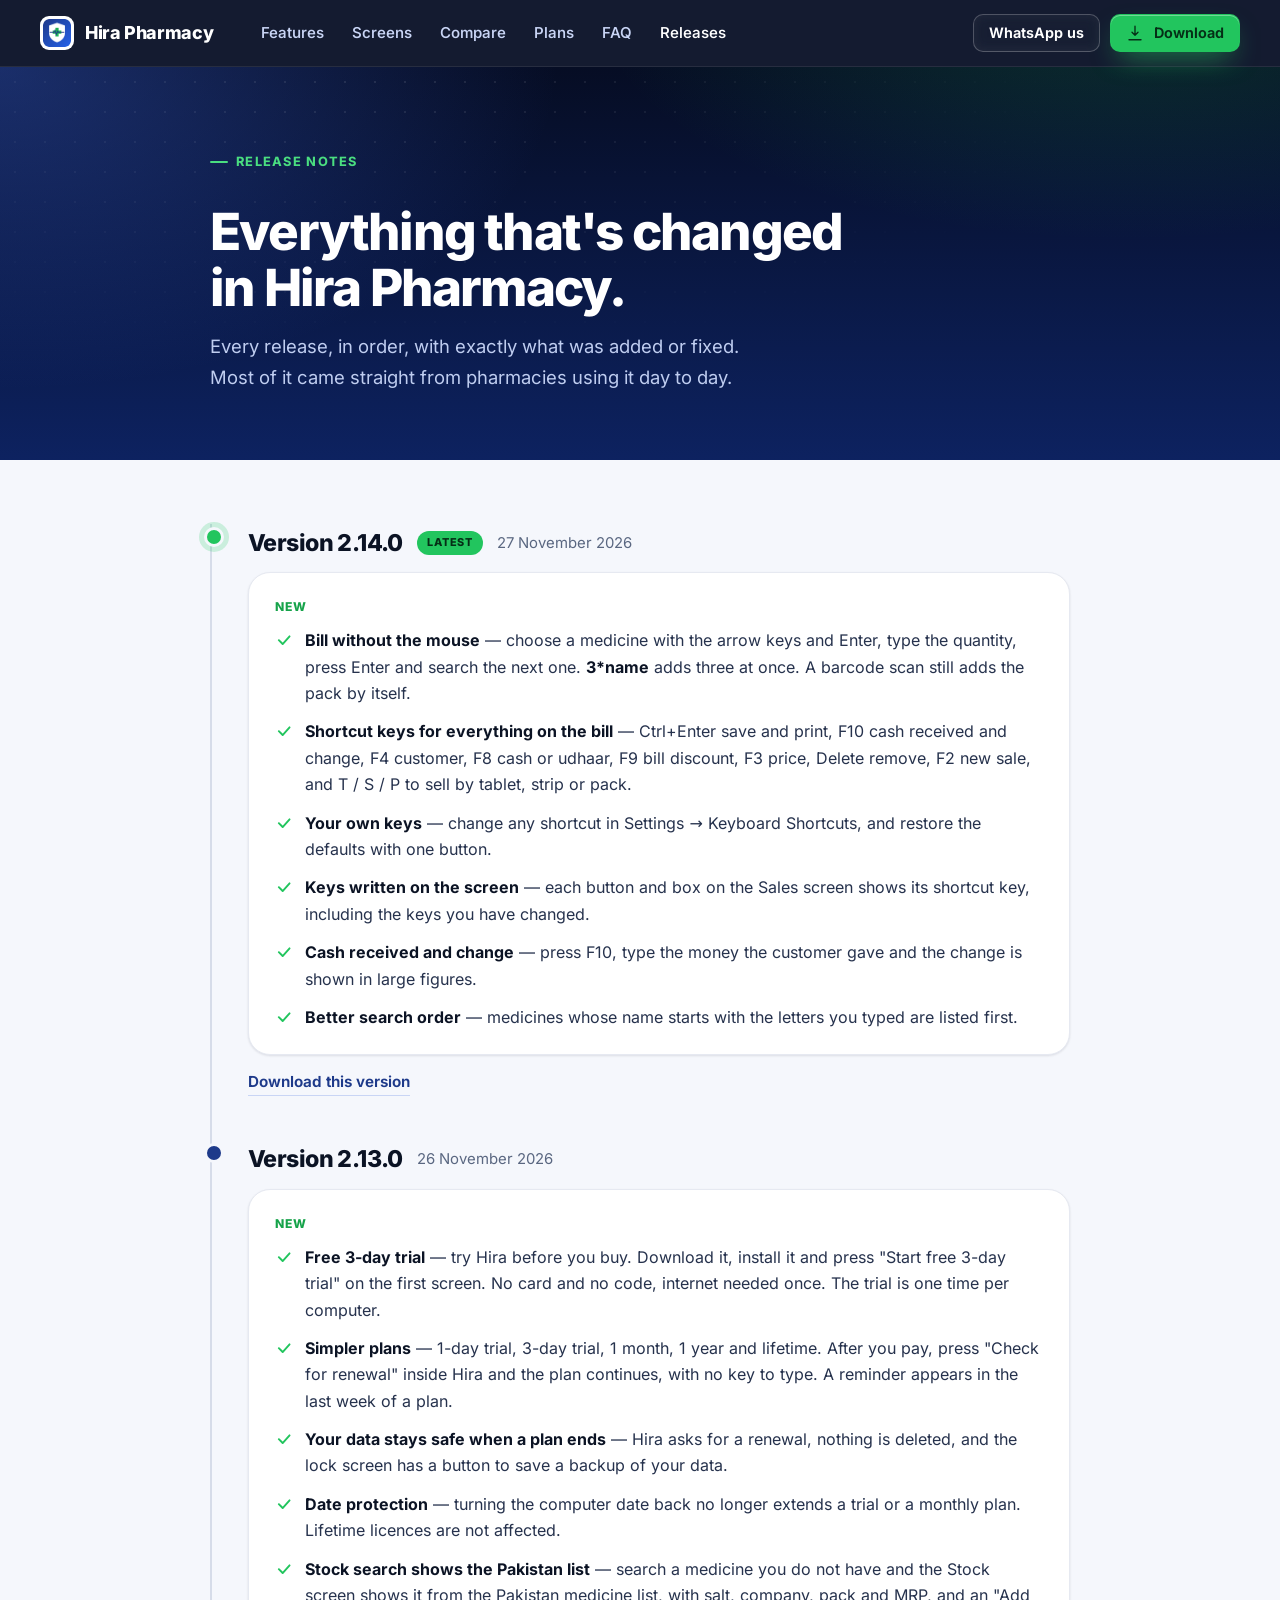
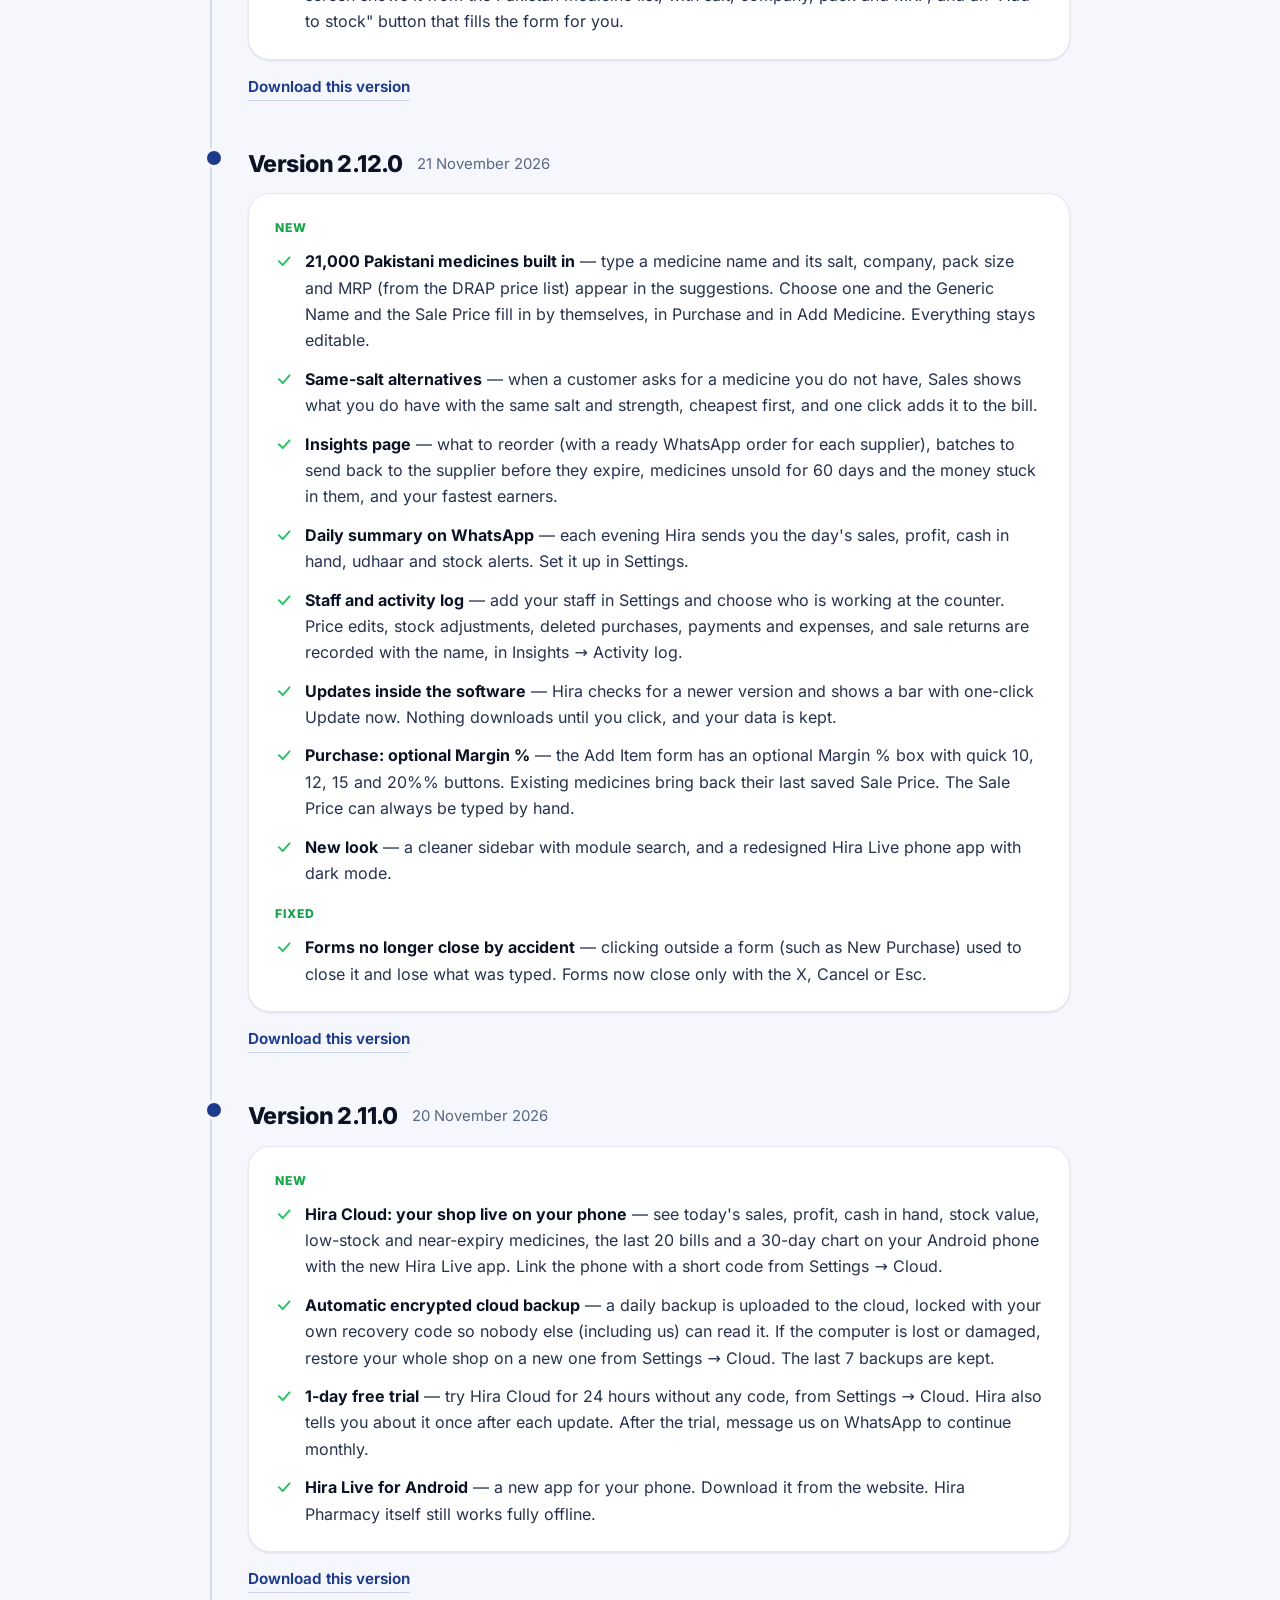
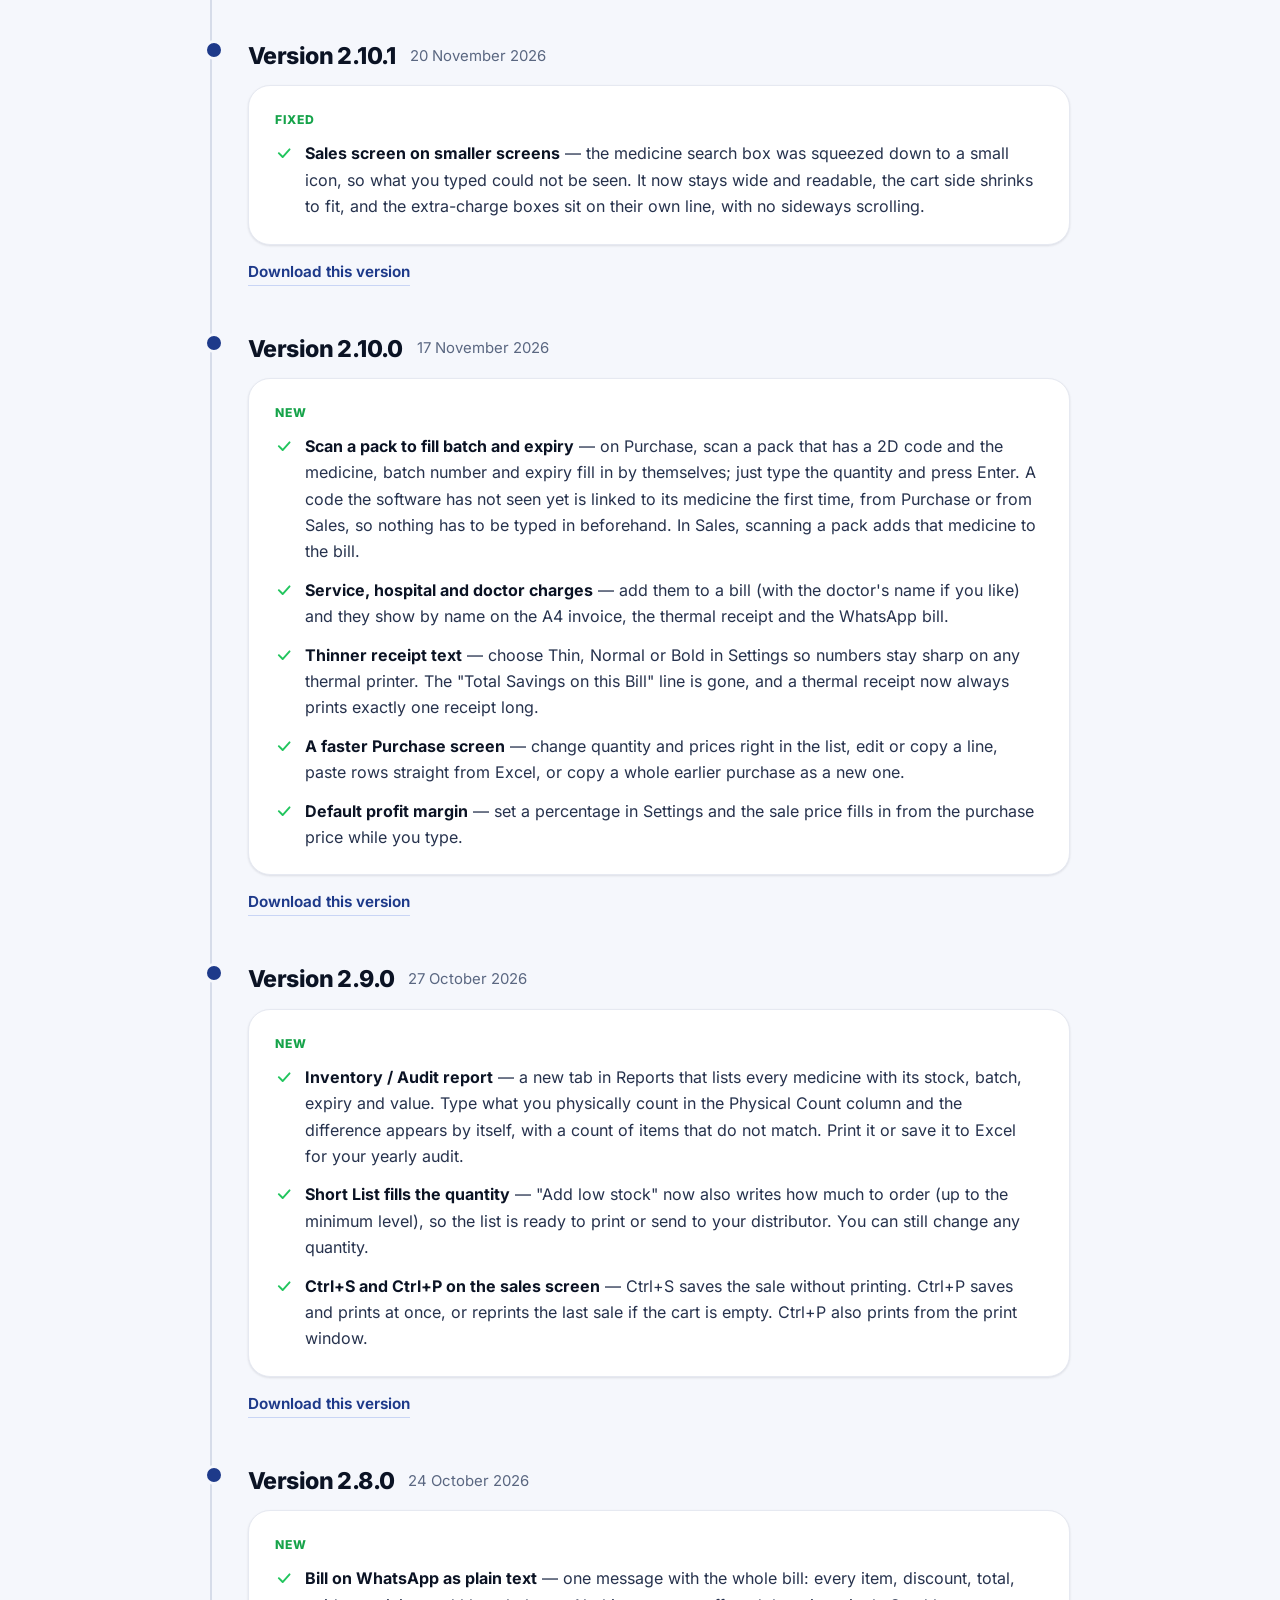
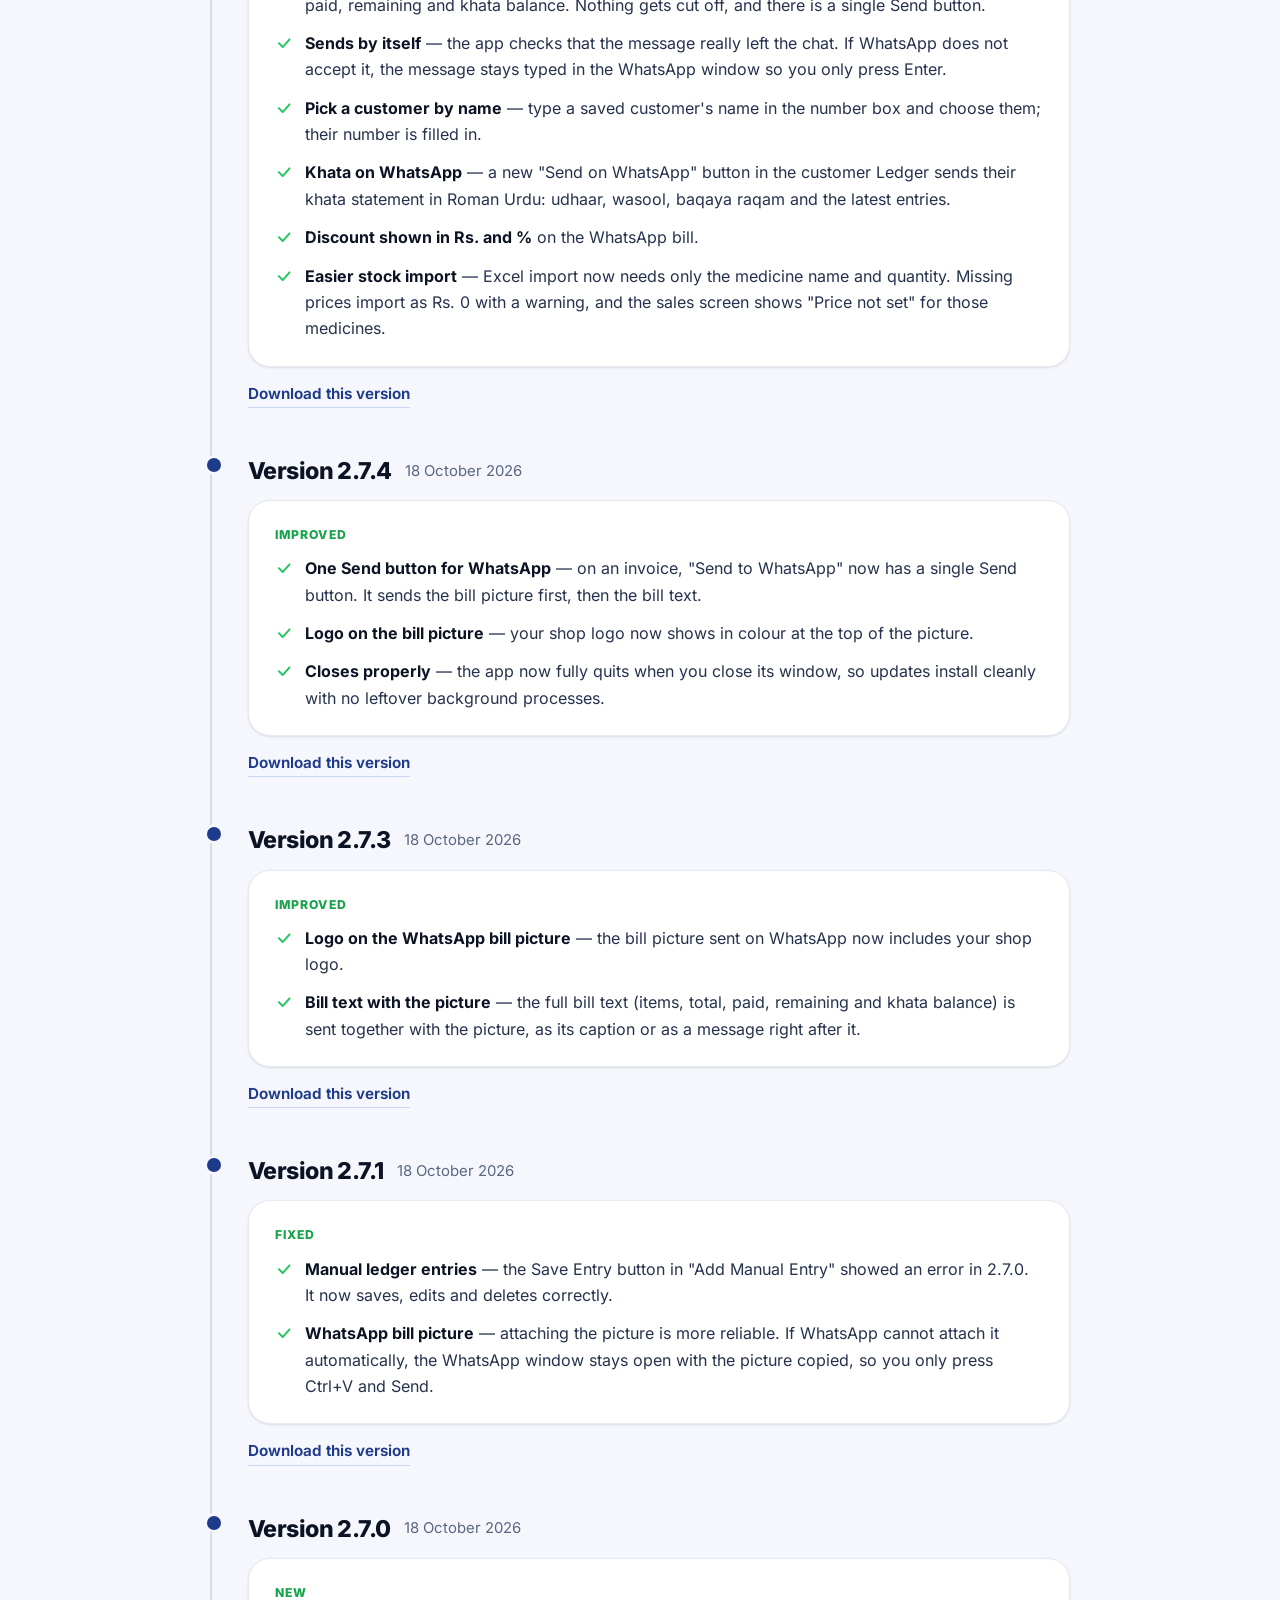
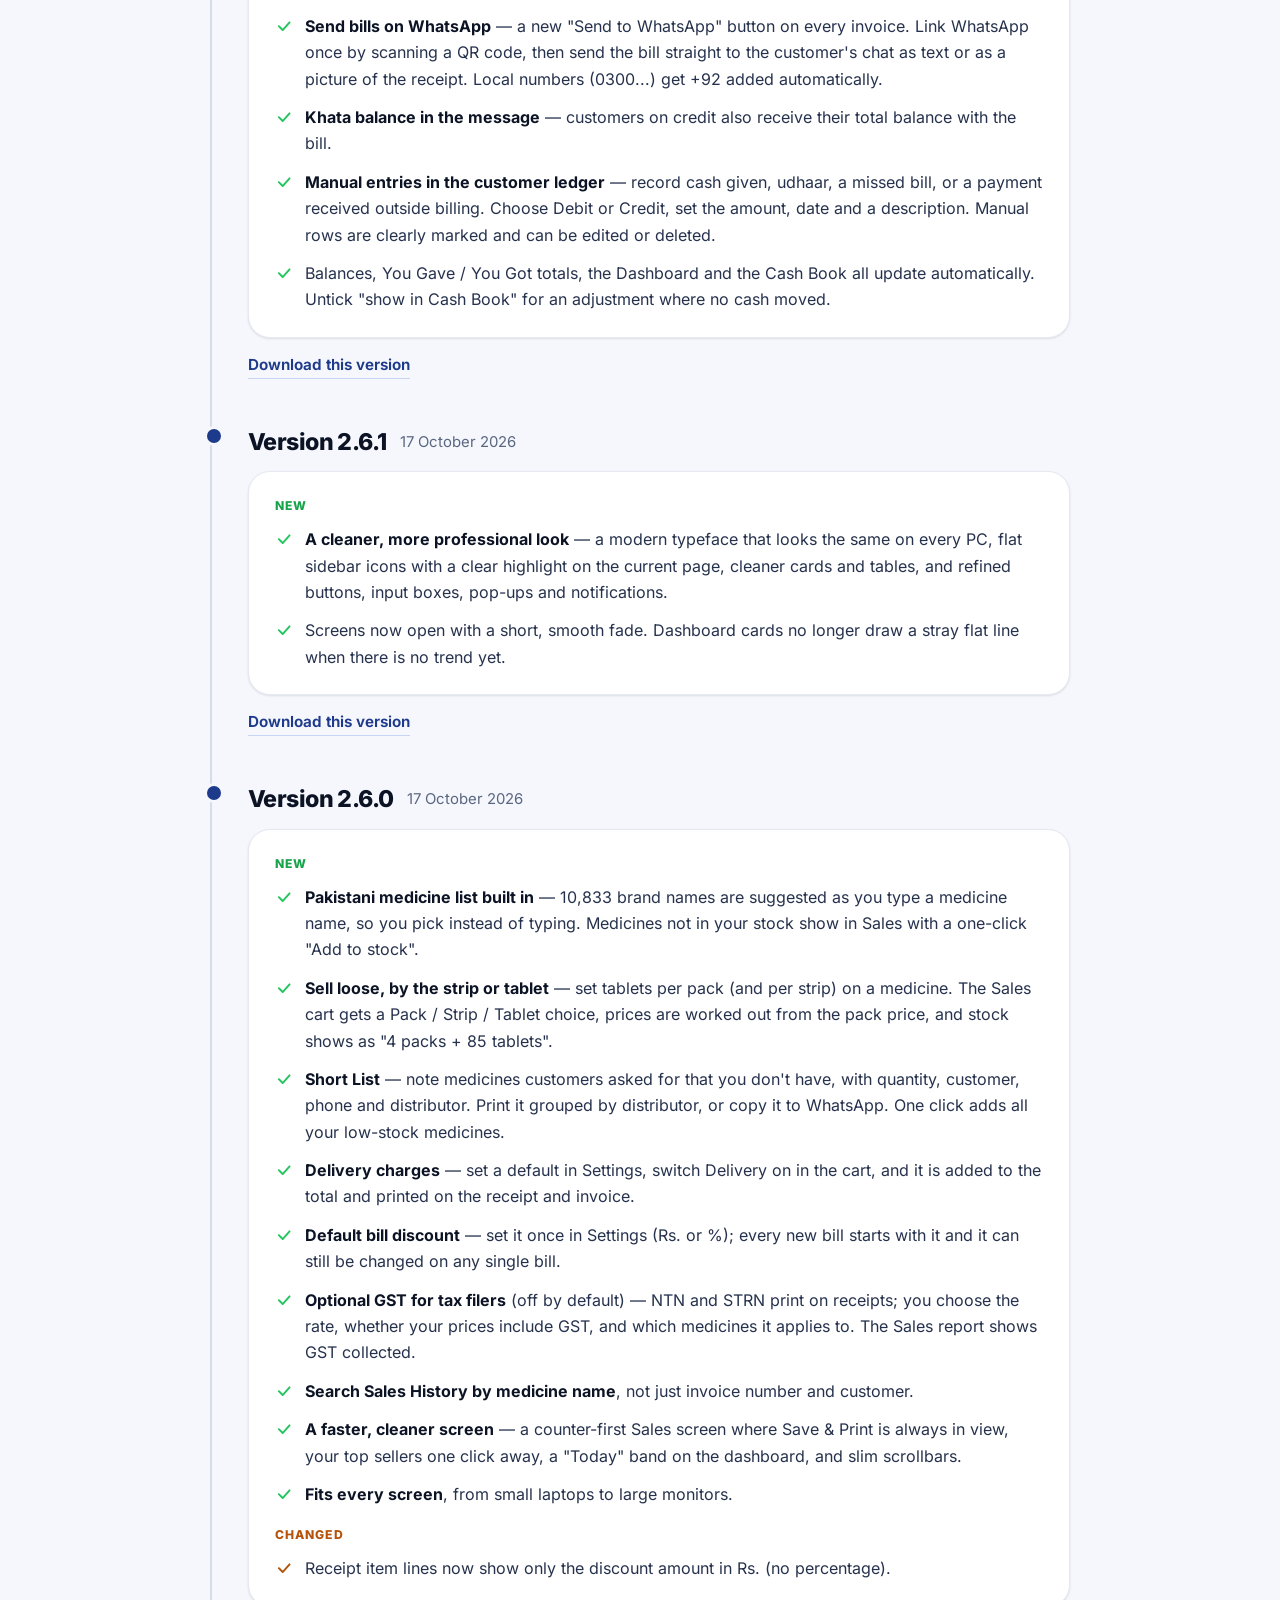
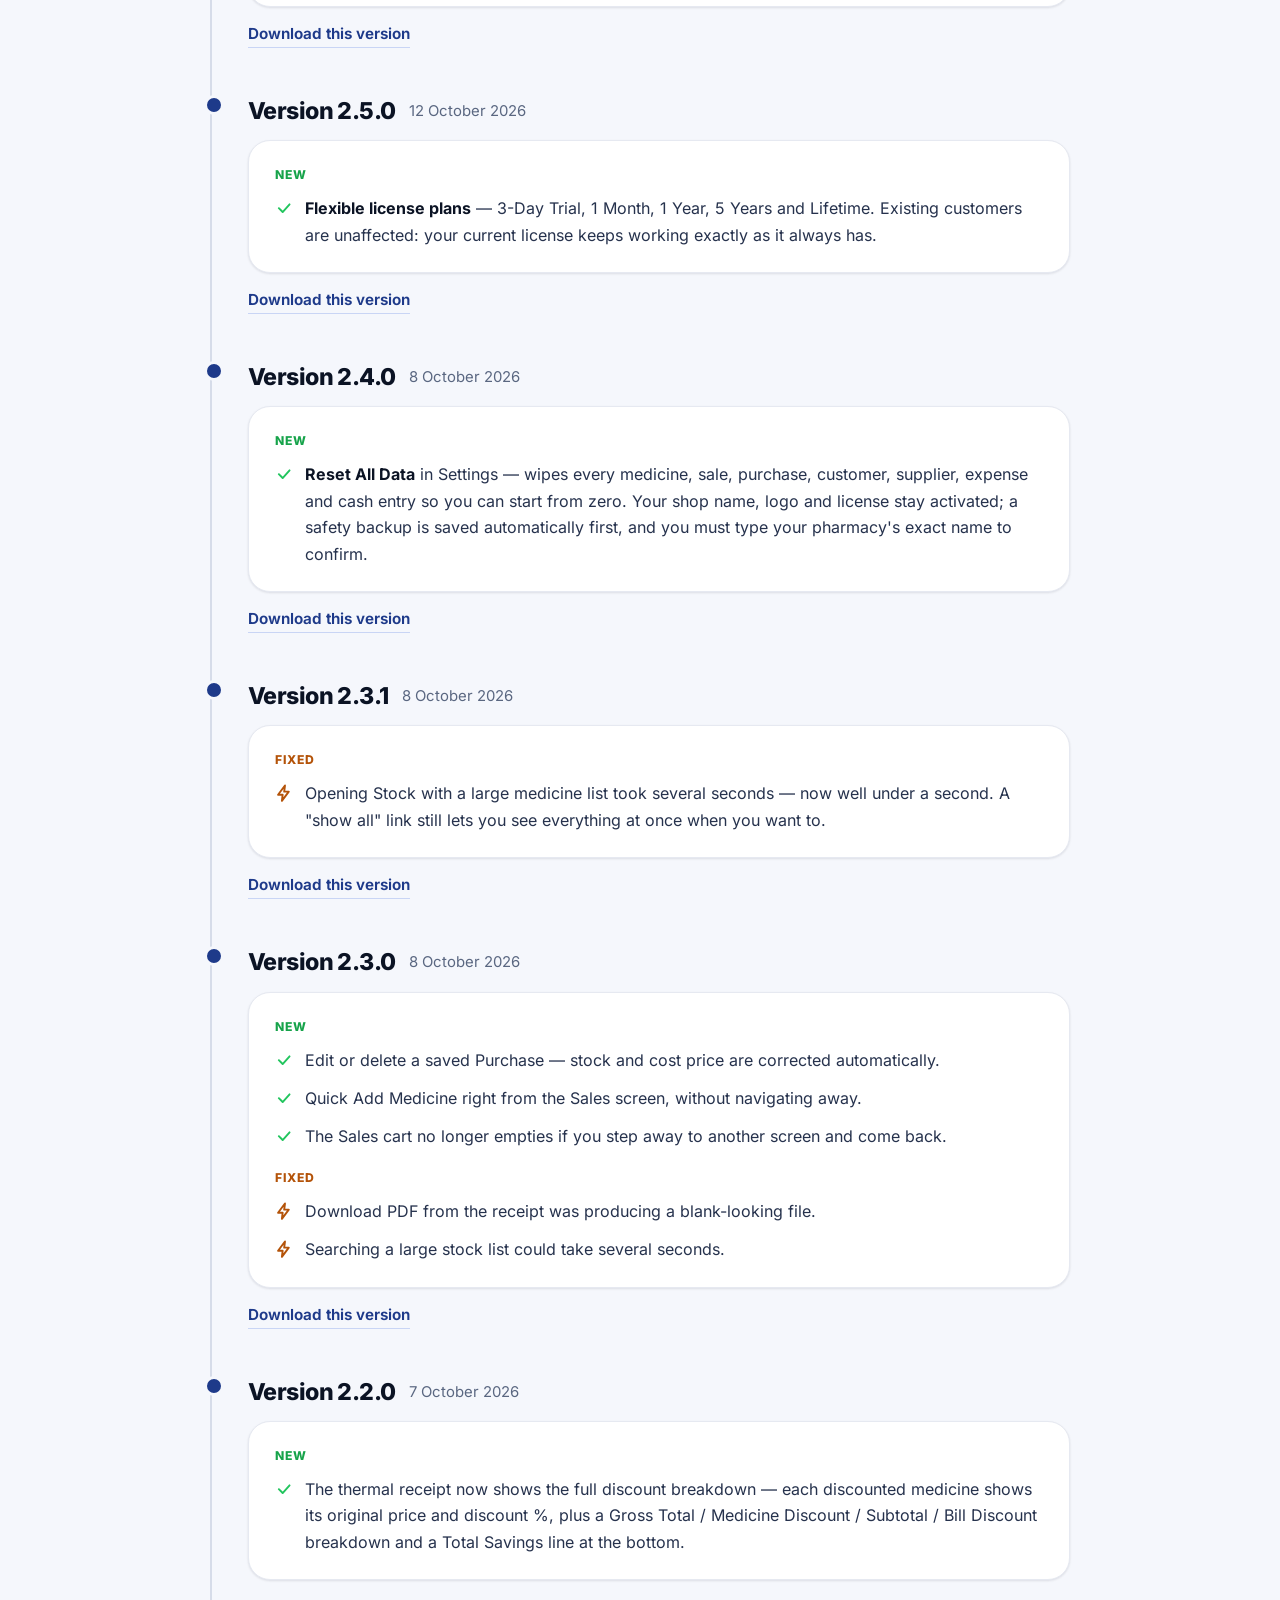
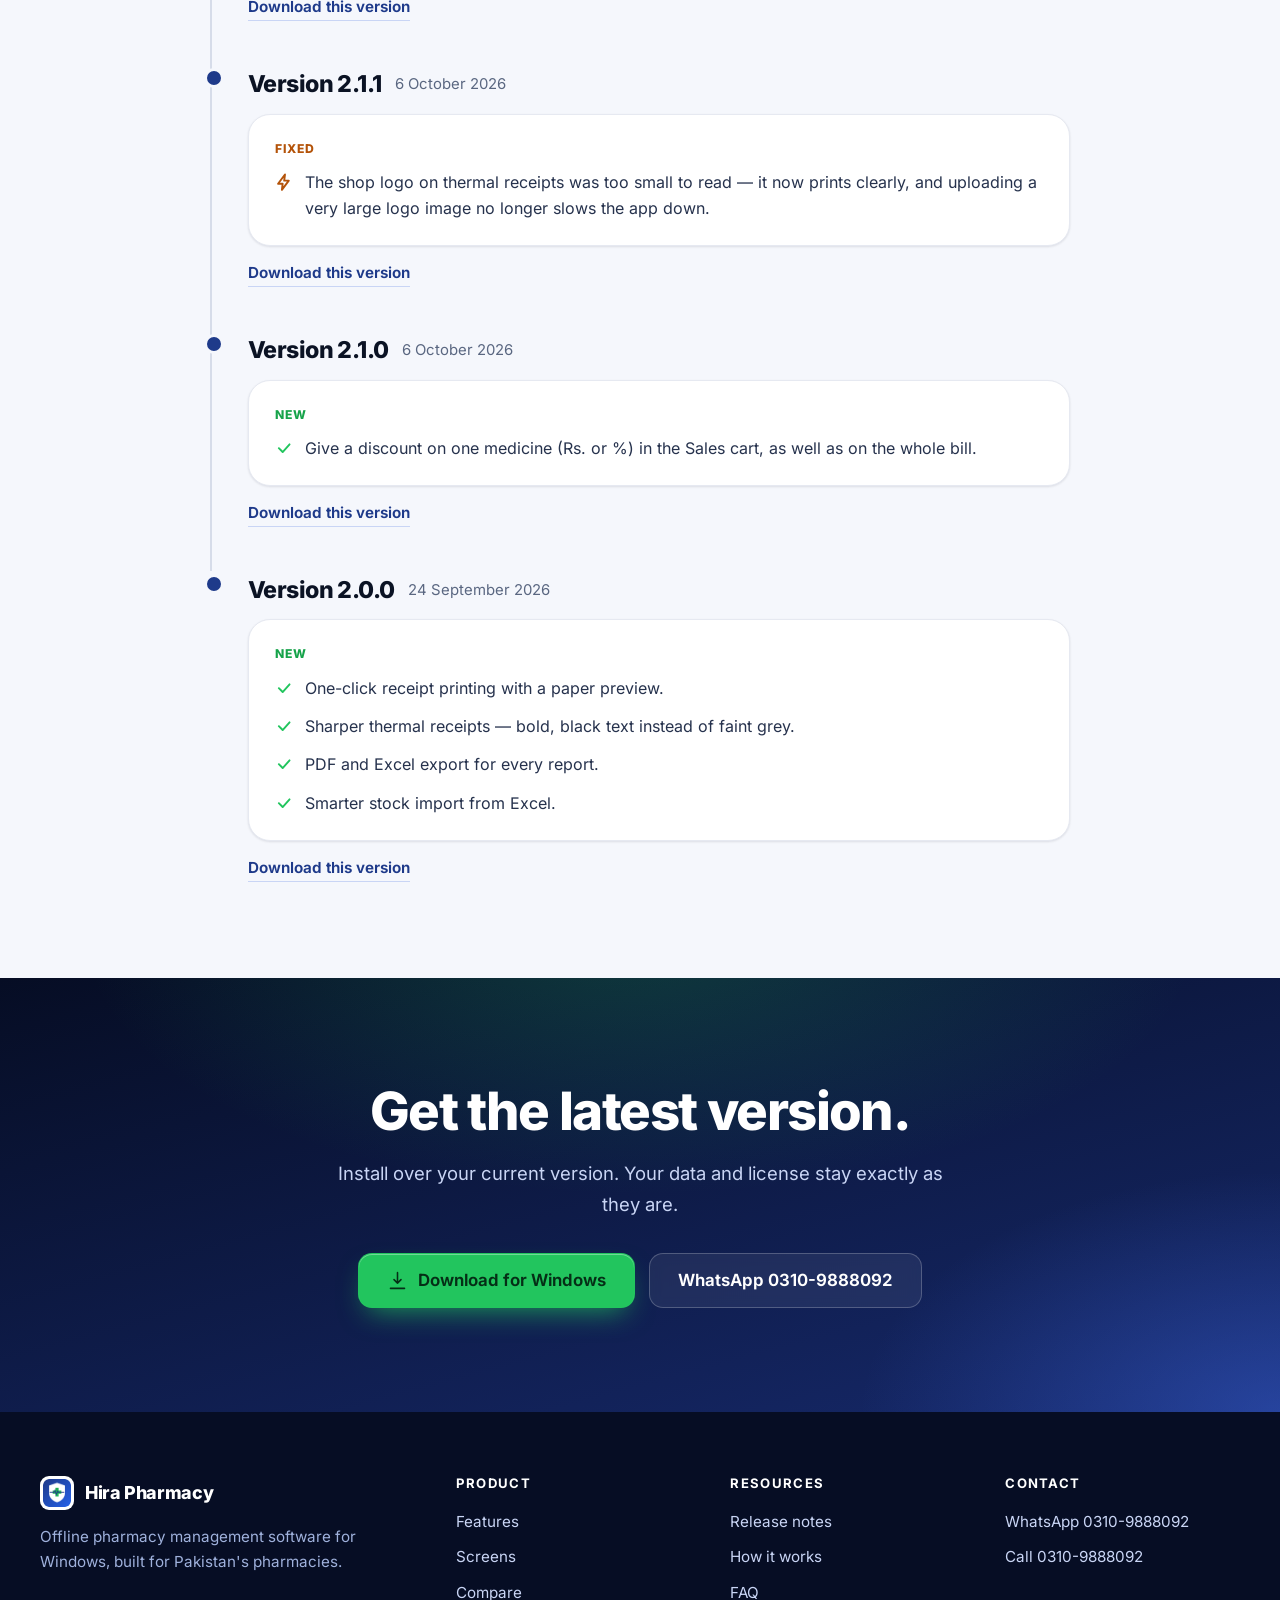
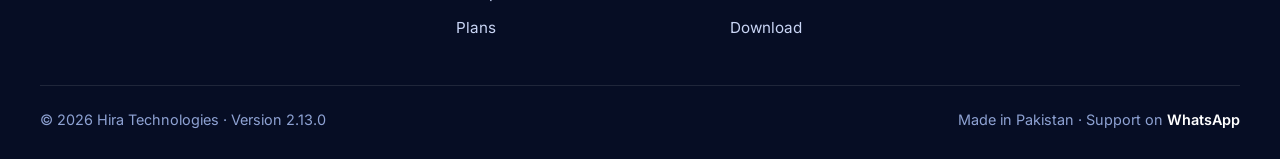
<file: releases.html>
<!doctype html>
<html lang="en">
<head>
<meta charset="utf-8">
<meta name="viewport" content="width=device-width, initial-scale=1">
<title>Release Notes — Hira Pharmacy</title>
<meta name="description" content="Every Hira Pharmacy release, in order, with what changed in each one: from the thermal-receipt rewrite to strip and tablet selling, the Short List and the new look.">
<meta name="theme-color" content="#060d24">
<link rel="icon" type="image/png" href="assets/logo.png">
<link rel="canonical" href="https://nayahiradigital.store/releases.html">
<link rel="preload" href="assets/fonts/inter-latin-wght-normal.woff2" as="font" type="font/woff2" crossorigin>
<link rel="stylesheet" href="assets/site.css?v=300">
<meta property="og:type" content="website">
<meta property="og:title" content="Release Notes — Hira Pharmacy">
<meta property="og:description" content="Every Hira Pharmacy release, in order, with what changed in each one.">
<meta property="og:url" content="https://nayahiradigital.store/releases.html">
<meta property="og:image" content="https://nayahiradigital.store/assets/og.png?v=300">
<meta name="twitter:card" content="summary_large_image">
<style>
  body { background: var(--soft); }
  .container.narrow { width: min(860px, 100% - 48px); }
  .page-head { position: relative; overflow: hidden; color: #fff; padding: 76px 0 68px;
    background:
      radial-gradient(900px 420px at 88% -20%, rgba(34, 197, 94, 0.20), transparent 60%),
      radial-gradient(900px 520px at 0% 0%, rgba(59, 100, 220, 0.38), transparent 62%),
      linear-gradient(180deg, #060d24 0%, #0d2260 100%); }
  .page-head::before { content: ""; position: absolute; inset: 0; pointer-events: none;
    background-image: radial-gradient(rgba(255,255,255,0.10) 1px, transparent 1.3px); background-size: 30px 30px;
    -webkit-mask-image: radial-gradient(ellipse 70% 100% at 30% 0%, #000, transparent 80%); mask-image: radial-gradient(ellipse 70% 100% at 30% 0%, #000, transparent 80%); }
  .page-head .container { position: relative; }
  .page-head h1 { font-size: clamp(2.1rem, 4.8vw, 3.2rem); font-weight: 800; margin: 14px 0 16px; letter-spacing: -0.035em; }
  .page-head p { color: #bfcdf0; font-size: 1.15rem; max-width: 36em; text-wrap: balance; }
  .page-head .kicker { color: var(--green-400); }
  .page-head .kicker::before { background: var(--green-400); }
  main { padding: 64px 0 96px; }

  .release { position: relative; padding: 0 0 44px 36px; border-left: 2px solid var(--line-2); }
  .release:last-child { border-left-color: transparent; padding-bottom: 0; }
  .release::before { content: ""; position: absolute; left: -8px; top: 3px; width: 14px; height: 14px; border-radius: 50%; background: var(--navy-600); border: 3px solid var(--soft); }
  .release.latest::before { background: var(--green-500); box-shadow: 0 0 0 5px rgba(34, 197, 94, 0.2); }
  .release-head { display: flex; flex-wrap: wrap; align-items: center; gap: 10px 14px; margin-bottom: 8px; }
  .release-version { font-size: 1.45rem; font-weight: 800; letter-spacing: -0.025em; }
  .release-date { color: var(--muted); font-size: 0.93rem; }
  .badge-latest { font-size: 0.68rem; font-weight: 800; letter-spacing: 0.08em; padding: 3px 10px; border-radius: 999px; background: var(--green-500); color: var(--green-950); text-transform: uppercase; }
  .release-card { background: #fff; border: 1px solid var(--line); border-radius: var(--r-lg); padding: 24px 26px; margin-top: 10px; box-shadow: var(--shadow-sm); }
  .release-group + .release-group { margin-top: 18px; }
  .release-group-label { font-size: 0.76rem; font-weight: 800; letter-spacing: 0.09em; text-transform: uppercase; color: var(--green-600); margin-bottom: 10px; }
  .release-group-label.fixed { color: var(--amber-600); }
  .release-items { list-style: none; margin: 0; padding: 0; display: grid; gap: 12px; }
  .release-items li { display: flex; gap: 12px; align-items: flex-start; color: var(--ink-2); font-size: 1rem; }
  .release-items .ic { color: var(--green-500); margin-top: 4px; width: 1.15em; height: 1.15em; stroke-width: 2.5; }
  .release-items.fixed .ic { color: var(--amber-600); }
  .release-items b { color: var(--ink); }
  .release-foot { display: flex; align-items: center; gap: 16px; margin-top: 14px; flex-wrap: wrap; }
  .btn-text { color: var(--navy-600); font-weight: 650; text-decoration: none; font-size: 0.95rem; border-bottom: 1px solid var(--navy-200); padding-bottom: 1px; }
  .btn-text:hover { border-color: var(--navy-600); }
  .back-top { margin-top: 48px; text-align: center; }
</style>
</head>
<body>
<a class="skip" href="#main">Skip to content</a>

<header class="nav">
  <div class="container">
    <div class="nav-inner">
      <a class="brand" href="index.html" aria-label="Hira Pharmacy home"><img src="assets/logo.png" alt="" width="34" height="34"> Hira Pharmacy</a>
      <nav class="nav-links" aria-label="Sections">
        <a href="index.html#features">Features</a>
        <a href="index.html#screens">Screens</a>
        <a href="index.html#compare">Compare</a>
        <a href="index.html#plans">Plans</a>
        <a href="index.html#faq">FAQ</a>
        <a href="releases.html" aria-current="page" style="color:#fff">Releases</a>
      </nav>
      <div class="nav-cta">
        <a class="btn btn-ghost js-wa" href="https://wa.me/923109888092" target="_blank" rel="noopener">WhatsApp us</a>
        <a class="btn btn-primary" href="https://nayahiradigital.store/download/" rel="noopener">
          <svg class="ic" viewBox="0 0 24 24" aria-hidden="true"><path d="M12 3v12m0 0-4-4m4 4 4-4M4 21h16"/></svg>Download
        </a>
        <button class="nav-toggle" type="button" id="nav-toggle" aria-label="Open menu" aria-expanded="false" aria-controls="nav-menu">
          <svg class="ic" viewBox="0 0 24 24" aria-hidden="true"><path d="M4 7h16M4 12h16M4 17h16"/></svg>
        </button>
      </div>
    </div>
    <nav class="nav-menu" id="nav-menu" aria-label="Sections (mobile)">
      <a href="index.html#features">Features</a>
      <a href="index.html#screens">Screens</a>
      <a href="index.html#compare">Compare</a>
      <a href="index.html#plans">Plans</a>
      <a href="index.html#faq">FAQ</a>
      <a href="releases.html">Release notes</a>
    </nav>
  </div>
</header>

<div class="page-head">
  <div class="container narrow">
    <div class="kicker">Release notes</div>
    <h1>Everything that's changed in Hira Pharmacy.</h1>
    <p>Every release, in order, with exactly what was added or fixed. Most of it came straight from pharmacies using it day to day.</p>
  </div>
</div>

<main id="main">
  <div class="container narrow">

    <div class="release latest">
      <div class="release-head">
        <span class="release-version">Version 2.14.0</span>
        <span class="badge-latest">Latest</span>
        <span class="release-date">27 November 2026</span>
      </div>
      <div class="release-card">
        <div class="release-group">
          <div class="release-group-label">New</div>
          <ul class="release-items"><li><svg class="ic" viewBox="0 0 24 24" aria-hidden="true"><path d="m5 12 5 5 9-10"/></svg><span><b>Bill without the mouse</b> &mdash; choose a medicine with the arrow keys and Enter, type the quantity, press Enter and search the next one. <b>3*name</b> adds three at once. A barcode scan still adds the pack by itself.</span></li><li><svg class="ic" viewBox="0 0 24 24" aria-hidden="true"><path d="m5 12 5 5 9-10"/></svg><span><b>Shortcut keys for everything on the bill</b> &mdash; Ctrl+Enter save and print, F10 cash received and change, F4 customer, F8 cash or udhaar, F9 bill discount, F3 price, Delete remove, F2 new sale, and T / S / P to sell by tablet, strip or pack.</span></li><li><svg class="ic" viewBox="0 0 24 24" aria-hidden="true"><path d="m5 12 5 5 9-10"/></svg><span><b>Your own keys</b> &mdash; change any shortcut in Settings &rarr; Keyboard Shortcuts, and restore the defaults with one button.</span></li><li><svg class="ic" viewBox="0 0 24 24" aria-hidden="true"><path d="m5 12 5 5 9-10"/></svg><span><b>Keys written on the screen</b> &mdash; each button and box on the Sales screen shows its shortcut key, including the keys you have changed.</span></li><li><svg class="ic" viewBox="0 0 24 24" aria-hidden="true"><path d="m5 12 5 5 9-10"/></svg><span><b>Cash received and change</b> &mdash; press F10, type the money the customer gave and the change is shown in large figures.</span></li><li><svg class="ic" viewBox="0 0 24 24" aria-hidden="true"><path d="m5 12 5 5 9-10"/></svg><span><b>Better search order</b> &mdash; medicines whose name starts with the letters you typed are listed first.</span></li></ul>
        </div>
      </div>
      <div class="release-foot">
        <a class="btn-text" href="https://github.com/marketerwaseem17/hira-pharmacy-downloads/releases/download/v2.14.0/Hira-Pharmacy-Setup.exe" rel="noopener">Download this version</a>
      </div>
    </div>

    <div class="release">
      <div class="release-head">
        <span class="release-version">Version 2.13.0</span>
        <span class="release-date">26 November 2026</span>
      </div>
      <div class="release-card">
        <div class="release-group">
          <div class="release-group-label">New</div>
          <ul class="release-items"><li><svg class="ic" viewBox="0 0 24 24" aria-hidden="true"><path d="m5 12 5 5 9-10"/></svg><span><b>Free 3-day trial</b> &mdash; try Hira before you buy. Download it, install it and press "Start free 3-day trial" on the first screen. No card and no code, internet needed once. The trial is one time per computer.</span></li><li><svg class="ic" viewBox="0 0 24 24" aria-hidden="true"><path d="m5 12 5 5 9-10"/></svg><span><b>Simpler plans</b> &mdash; 1-day trial, 3-day trial, 1 month, 1 year and lifetime. After you pay, press "Check for renewal" inside Hira and the plan continues, with no key to type. A reminder appears in the last week of a plan.</span></li><li><svg class="ic" viewBox="0 0 24 24" aria-hidden="true"><path d="m5 12 5 5 9-10"/></svg><span><b>Your data stays safe when a plan ends</b> &mdash; Hira asks for a renewal, nothing is deleted, and the lock screen has a button to save a backup of your data.</span></li><li><svg class="ic" viewBox="0 0 24 24" aria-hidden="true"><path d="m5 12 5 5 9-10"/></svg><span><b>Date protection</b> &mdash; turning the computer date back no longer extends a trial or a monthly plan. Lifetime licences are not affected.</span></li><li><svg class="ic" viewBox="0 0 24 24" aria-hidden="true"><path d="m5 12 5 5 9-10"/></svg><span><b>Stock search shows the Pakistan list</b> &mdash; search a medicine you do not have and the Stock screen shows it from the Pakistan medicine list, with salt, company, pack and MRP, and an "Add to stock" button that fills the form for you.</span></li></ul>
        </div>
      </div>
      <div class="release-foot">
        <a class="btn-text" href="https://github.com/marketerwaseem17/hira-pharmacy-downloads/releases/download/v2.13.0/Hira-Pharmacy-Setup.exe" rel="noopener">Download this version</a>
      </div>
    </div>

    <div class="release">
      <div class="release-head">
        <span class="release-version">Version 2.12.0</span>
        <span class="release-date">21 November 2026</span>
      </div>
      <div class="release-card">
        <div class="release-group">
          <div class="release-group-label">New</div>
          <ul class="release-items">
            <li><svg class="ic" viewBox="0 0 24 24" aria-hidden="true"><path d="m5 12 5 5 9-10"/></svg><span><b>21,000 Pakistani medicines built in</b> &mdash; type a medicine name and its salt, company, pack size and MRP (from the DRAP price list) appear in the suggestions. Choose one and the Generic Name and the Sale Price fill in by themselves, in Purchase and in Add Medicine. Everything stays editable.</span></li>
            <li><svg class="ic" viewBox="0 0 24 24" aria-hidden="true"><path d="m5 12 5 5 9-10"/></svg><span><b>Same-salt alternatives</b> &mdash; when a customer asks for a medicine you do not have, Sales shows what you do have with the same salt and strength, cheapest first, and one click adds it to the bill.</span></li>
            <li><svg class="ic" viewBox="0 0 24 24" aria-hidden="true"><path d="m5 12 5 5 9-10"/></svg><span><b>Insights page</b> &mdash; what to reorder (with a ready WhatsApp order for each supplier), batches to send back to the supplier before they expire, medicines unsold for 60 days and the money stuck in them, and your fastest earners.</span></li>
            <li><svg class="ic" viewBox="0 0 24 24" aria-hidden="true"><path d="m5 12 5 5 9-10"/></svg><span><b>Daily summary on WhatsApp</b> &mdash; each evening Hira sends you the day's sales, profit, cash in hand, udhaar and stock alerts. Set it up in Settings.</span></li>
            <li><svg class="ic" viewBox="0 0 24 24" aria-hidden="true"><path d="m5 12 5 5 9-10"/></svg><span><b>Staff and activity log</b> &mdash; add your staff in Settings and choose who is working at the counter. Price edits, stock adjustments, deleted purchases, payments and expenses, and sale returns are recorded with the name, in Insights &rarr; Activity log.</span></li>
            <li><svg class="ic" viewBox="0 0 24 24" aria-hidden="true"><path d="m5 12 5 5 9-10"/></svg><span><b>Updates inside the software</b> &mdash; Hira checks for a newer version and shows a bar with one-click Update now. Nothing downloads until you click, and your data is kept.</span></li>
            <li><svg class="ic" viewBox="0 0 24 24" aria-hidden="true"><path d="m5 12 5 5 9-10"/></svg><span><b>Purchase: optional Margin %</b> &mdash; the Add Item form has an optional Margin % box with quick 10, 12, 15 and 20%% buttons. Existing medicines bring back their last saved Sale Price. The Sale Price can always be typed by hand.</span></li>
            <li><svg class="ic" viewBox="0 0 24 24" aria-hidden="true"><path d="m5 12 5 5 9-10"/></svg><span><b>New look</b> &mdash; a cleaner sidebar with module search, and a redesigned Hira Live phone app with dark mode.</span></li>
          </ul>
        </div>
        <div class="release-group">
          <div class="release-group-label">Fixed</div>
          <ul class="release-items">
            <li><svg class="ic" viewBox="0 0 24 24" aria-hidden="true"><path d="m5 12 5 5 9-10"/></svg><span><b>Forms no longer close by accident</b> &mdash; clicking outside a form (such as New Purchase) used to close it and lose what was typed. Forms now close only with the X, Cancel or Esc.</span></li>
          </ul>
        </div>
      </div>
      <div class="release-foot">
        <a class="btn-text" href="https://github.com/marketerwaseem17/hira-pharmacy-downloads/releases/download/v2.12.0/Hira-Pharmacy-Setup.exe" rel="noopener">Download this version</a>
      </div>
    </div>

    <div class="release">
      <div class="release-head">
        <span class="release-version">Version 2.11.0</span>
        <span class="release-date">20 November 2026</span>
      </div>
      <div class="release-card">
        <div class="release-group">
          <div class="release-group-label">New</div>
          <ul class="release-items">
            <li><svg class="ic" viewBox="0 0 24 24" aria-hidden="true"><path d="m5 12 5 5 9-10"/></svg><span><b>Hira Cloud: your shop live on your phone</b> &mdash; see today's sales, profit, cash in hand, stock value, low-stock and near-expiry medicines, the last 20 bills and a 30-day chart on your Android phone with the new Hira Live app. Link the phone with a short code from Settings &rarr; Cloud.</span></li>
            <li><svg class="ic" viewBox="0 0 24 24" aria-hidden="true"><path d="m5 12 5 5 9-10"/></svg><span><b>Automatic encrypted cloud backup</b> &mdash; a daily backup is uploaded to the cloud, locked with your own recovery code so nobody else (including us) can read it. If the computer is lost or damaged, restore your whole shop on a new one from Settings &rarr; Cloud. The last 7 backups are kept.</span></li>
            <li><svg class="ic" viewBox="0 0 24 24" aria-hidden="true"><path d="m5 12 5 5 9-10"/></svg><span><b>1-day free trial</b> &mdash; try Hira Cloud for 24 hours without any code, from Settings &rarr; Cloud. Hira also tells you about it once after each update. After the trial, message us on WhatsApp to continue monthly.</span></li>
            <li><svg class="ic" viewBox="0 0 24 24" aria-hidden="true"><path d="m5 12 5 5 9-10"/></svg><span><b>Hira Live for Android</b> &mdash; a new app for your phone. Download it from the website. Hira Pharmacy itself still works fully offline.</span></li>
          </ul>
        </div>
      </div>
      <div class="release-foot">
        <a class="btn-text" href="https://github.com/marketerwaseem17/hira-pharmacy-downloads/releases/download/v2.11.0/Hira-Pharmacy-Setup.exe" rel="noopener">Download this version</a>
      </div>
    </div>

    <div class="release">
      <div class="release-head">
        <span class="release-version">Version 2.10.1</span>
        <span class="release-date">20 November 2026</span>
      </div>
      <div class="release-card">
        <div class="release-group">
          <div class="release-group-label">Fixed</div>
          <ul class="release-items">
            <li><svg class="ic" viewBox="0 0 24 24" aria-hidden="true"><path d="m5 12 5 5 9-10"/></svg><span><b>Sales screen on smaller screens</b> — the medicine search box was squeezed down to a small icon, so what you typed could not be seen. It now stays wide and readable, the cart side shrinks to fit, and the extra-charge boxes sit on their own line, with no sideways scrolling.</span></li>
          </ul>
        </div>
      </div>
      <div class="release-foot">
        <a class="btn-text" href="https://github.com/marketerwaseem17/hira-pharmacy-downloads/releases/download/v2.10.1/Hira-Pharmacy-Setup.exe" rel="noopener">Download this version</a>
      </div>
    </div>

    <div class="release">
      <div class="release-head">
        <span class="release-version">Version 2.10.0</span>
        <span class="release-date">17 November 2026</span>
      </div>
      <div class="release-card">
        <div class="release-group">
          <div class="release-group-label">New</div>
          <ul class="release-items">
            <li><svg class="ic" viewBox="0 0 24 24" aria-hidden="true"><path d="m5 12 5 5 9-10"/></svg><span><b>Scan a pack to fill batch and expiry</b> — on Purchase, scan a pack that has a 2D code and the medicine, batch number and expiry fill in by themselves; just type the quantity and press Enter. A code the software has not seen yet is linked to its medicine the first time, from Purchase or from Sales, so nothing has to be typed in beforehand. In Sales, scanning a pack adds that medicine to the bill.</span></li>
            <li><svg class="ic" viewBox="0 0 24 24" aria-hidden="true"><path d="m5 12 5 5 9-10"/></svg><span><b>Service, hospital and doctor charges</b> — add them to a bill (with the doctor's name if you like) and they show by name on the A4 invoice, the thermal receipt and the WhatsApp bill.</span></li>
            <li><svg class="ic" viewBox="0 0 24 24" aria-hidden="true"><path d="m5 12 5 5 9-10"/></svg><span><b>Thinner receipt text</b> — choose Thin, Normal or Bold in Settings so numbers stay sharp on any thermal printer. The "Total Savings on this Bill" line is gone, and a thermal receipt now always prints exactly one receipt long.</span></li>
            <li><svg class="ic" viewBox="0 0 24 24" aria-hidden="true"><path d="m5 12 5 5 9-10"/></svg><span><b>A faster Purchase screen</b> — change quantity and prices right in the list, edit or copy a line, paste rows straight from Excel, or copy a whole earlier purchase as a new one.</span></li>
            <li><svg class="ic" viewBox="0 0 24 24" aria-hidden="true"><path d="m5 12 5 5 9-10"/></svg><span><b>Default profit margin</b> — set a percentage in Settings and the sale price fills in from the purchase price while you type.</span></li>
          </ul>
        </div>
      </div>
      <div class="release-foot">
        <a class="btn-text" href="https://github.com/marketerwaseem17/hira-pharmacy-downloads/releases/download/v2.10.0/Hira-Pharmacy-Setup.exe" rel="noopener">Download this version</a>
      </div>
    </div>

    <div class="release">
      <div class="release-head">
        <span class="release-version">Version 2.9.0</span>
        <span class="release-date">27 October 2026</span>
      </div>
      <div class="release-card">
        <div class="release-group">
          <div class="release-group-label">New</div>
          <ul class="release-items">
            <li><svg class="ic" viewBox="0 0 24 24" aria-hidden="true"><path d="m5 12 5 5 9-10"/></svg><span><b>Inventory / Audit report</b> — a new tab in Reports that lists every medicine with its stock, batch, expiry and value. Type what you physically count in the Physical Count column and the difference appears by itself, with a count of items that do not match. Print it or save it to Excel for your yearly audit.</span></li>
            <li><svg class="ic" viewBox="0 0 24 24" aria-hidden="true"><path d="m5 12 5 5 9-10"/></svg><span><b>Short List fills the quantity</b> — "Add low stock" now also writes how much to order (up to the minimum level), so the list is ready to print or send to your distributor. You can still change any quantity.</span></li>
            <li><svg class="ic" viewBox="0 0 24 24" aria-hidden="true"><path d="m5 12 5 5 9-10"/></svg><span><b>Ctrl+S and Ctrl+P on the sales screen</b> — Ctrl+S saves the sale without printing. Ctrl+P saves and prints at once, or reprints the last sale if the cart is empty. Ctrl+P also prints from the print window.</span></li>
          </ul>
        </div>
      </div>
      <div class="release-foot">
        <a class="btn-text" href="https://github.com/marketerwaseem17/hira-pharmacy-downloads/releases/download/v2.9.0/Hira-Pharmacy-Setup.exe" rel="noopener">Download this version</a>
      </div>
    </div>

    <div class="release">
      <div class="release-head">
        <span class="release-version">Version 2.8.0</span>
        <span class="release-date">24 October 2026</span>
      </div>
      <div class="release-card">
        <div class="release-group">
          <div class="release-group-label">New</div>
          <ul class="release-items">
            <li><svg class="ic" viewBox="0 0 24 24" aria-hidden="true"><path d="m5 12 5 5 9-10"/></svg><span><b>Bill on WhatsApp as plain text</b> — one message with the whole bill: every item, discount, total, paid, remaining and khata balance. Nothing gets cut off, and there is a single Send button.</span></li>
            <li><svg class="ic" viewBox="0 0 24 24" aria-hidden="true"><path d="m5 12 5 5 9-10"/></svg><span><b>Sends by itself</b> — the app checks that the message really left the chat. If WhatsApp does not accept it, the message stays typed in the WhatsApp window so you only press Enter.</span></li>
            <li><svg class="ic" viewBox="0 0 24 24" aria-hidden="true"><path d="m5 12 5 5 9-10"/></svg><span><b>Pick a customer by name</b> — type a saved customer's name in the number box and choose them; their number is filled in.</span></li>
            <li><svg class="ic" viewBox="0 0 24 24" aria-hidden="true"><path d="m5 12 5 5 9-10"/></svg><span><b>Khata on WhatsApp</b> — a new "Send on WhatsApp" button in the customer Ledger sends their khata statement in Roman Urdu: udhaar, wasool, baqaya raqam and the latest entries.</span></li>
            <li><svg class="ic" viewBox="0 0 24 24" aria-hidden="true"><path d="m5 12 5 5 9-10"/></svg><span><b>Discount shown in Rs. and %</b> on the WhatsApp bill.</span></li>
            <li><svg class="ic" viewBox="0 0 24 24" aria-hidden="true"><path d="m5 12 5 5 9-10"/></svg><span><b>Easier stock import</b> — Excel import now needs only the medicine name and quantity. Missing prices import as Rs. 0 with a warning, and the sales screen shows "Price not set" for those medicines.</span></li>
          </ul>
        </div>
      </div>
      <div class="release-foot">
        <a class="btn-text" href="https://github.com/marketerwaseem17/hira-pharmacy-downloads/releases/download/v2.8.0/Hira-Pharmacy-Setup.exe" rel="noopener">Download this version</a>
      </div>
    </div>

    <div class="release">
      <div class="release-head">
        <span class="release-version">Version 2.7.4</span>
        <span class="release-date">18 October 2026</span>
      </div>
      <div class="release-card">
        <div class="release-group">
          <div class="release-group-label">Improved</div>
          <ul class="release-items">
            <li><svg class="ic" viewBox="0 0 24 24" aria-hidden="true"><path d="m5 12 5 5 9-10"/></svg><span><b>One Send button for WhatsApp</b> — on an invoice, "Send to WhatsApp" now has a single Send button. It sends the bill picture first, then the bill text.</span></li>
            <li><svg class="ic" viewBox="0 0 24 24" aria-hidden="true"><path d="m5 12 5 5 9-10"/></svg><span><b>Logo on the bill picture</b> — your shop logo now shows in colour at the top of the picture.</span></li>
            <li><svg class="ic" viewBox="0 0 24 24" aria-hidden="true"><path d="m5 12 5 5 9-10"/></svg><span><b>Closes properly</b> — the app now fully quits when you close its window, so updates install cleanly with no leftover background processes.</span></li>
          </ul>
        </div>
      </div>
      <div class="release-foot">
        <a class="btn-text" href="https://github.com/marketerwaseem17/hira-pharmacy-downloads/releases/download/v2.7.4/Hira-Pharmacy-Setup.exe" rel="noopener">Download this version</a>
      </div>
    </div>

    <div class="release">
      <div class="release-head">
        <span class="release-version">Version 2.7.3</span>
        <span class="release-date">18 October 2026</span>
      </div>
      <div class="release-card">
        <div class="release-group">
          <div class="release-group-label">Improved</div>
          <ul class="release-items">
            <li><svg class="ic" viewBox="0 0 24 24" aria-hidden="true"><path d="m5 12 5 5 9-10"/></svg><span><b>Logo on the WhatsApp bill picture</b> — the bill picture sent on WhatsApp now includes your shop logo.</span></li>
            <li><svg class="ic" viewBox="0 0 24 24" aria-hidden="true"><path d="m5 12 5 5 9-10"/></svg><span><b>Bill text with the picture</b> — the full bill text (items, total, paid, remaining and khata balance) is sent together with the picture, as its caption or as a message right after it.</span></li>
          </ul>
        </div>
      </div>
      <div class="release-foot">
        <a class="btn-text" href="https://github.com/marketerwaseem17/hira-pharmacy-downloads/releases/download/v2.7.3/Hira-Pharmacy-Setup.exe" rel="noopener">Download this version</a>
      </div>
    </div>

    <div class="release">
      <div class="release-head">
        <span class="release-version">Version 2.7.1</span>
        <span class="release-date">18 October 2026</span>
      </div>
      <div class="release-card">
        <div class="release-group">
          <div class="release-group-label">Fixed</div>
          <ul class="release-items">
            <li><svg class="ic" viewBox="0 0 24 24" aria-hidden="true"><path d="m5 12 5 5 9-10"/></svg><span><b>Manual ledger entries</b> — the Save Entry button in "Add Manual Entry" showed an error in 2.7.0. It now saves, edits and deletes correctly.</span></li>
            <li><svg class="ic" viewBox="0 0 24 24" aria-hidden="true"><path d="m5 12 5 5 9-10"/></svg><span><b>WhatsApp bill picture</b> — attaching the picture is more reliable. If WhatsApp cannot attach it automatically, the WhatsApp window stays open with the picture copied, so you only press Ctrl+V and Send.</span></li>
          </ul>
        </div>
      </div>
      <div class="release-foot">
        <a class="btn-text" href="https://github.com/marketerwaseem17/hira-pharmacy-downloads/releases/download/v2.7.1/Hira-Pharmacy-Setup.exe" rel="noopener">Download this version</a>
      </div>
    </div>

    <div class="release">
      <div class="release-head">
        <span class="release-version">Version 2.7.0</span>
        <span class="release-date">18 October 2026</span>
      </div>
      <div class="release-card">
        <div class="release-group">
          <div class="release-group-label">New</div>
          <ul class="release-items">
            <li><svg class="ic" viewBox="0 0 24 24" aria-hidden="true"><path d="m5 12 5 5 9-10"/></svg><span><b>Send bills on WhatsApp</b> — a new "Send to WhatsApp" button on every invoice. Link WhatsApp once by scanning a QR code, then send the bill straight to the customer's chat as text or as a picture of the receipt. Local numbers (0300...) get +92 added automatically.</span></li>
            <li><svg class="ic" viewBox="0 0 24 24" aria-hidden="true"><path d="m5 12 5 5 9-10"/></svg><span><b>Khata balance in the message</b> — customers on credit also receive their total balance with the bill.</span></li>
            <li><svg class="ic" viewBox="0 0 24 24" aria-hidden="true"><path d="m5 12 5 5 9-10"/></svg><span><b>Manual entries in the customer ledger</b> — record cash given, udhaar, a missed bill, or a payment received outside billing. Choose Debit or Credit, set the amount, date and a description. Manual rows are clearly marked and can be edited or deleted.</span></li>
            <li><svg class="ic" viewBox="0 0 24 24" aria-hidden="true"><path d="m5 12 5 5 9-10"/></svg><span>Balances, You Gave / You Got totals, the Dashboard and the Cash Book all update automatically. Untick "show in Cash Book" for an adjustment where no cash moved.</span></li>
          </ul>
        </div>
      </div>
      <div class="release-foot">
        <a class="btn-text" href="https://github.com/marketerwaseem17/hira-pharmacy-downloads/releases/download/v2.7.0/Hira-Pharmacy-Setup.exe" rel="noopener">Download this version</a>
      </div>
    </div>

    <div class="release">
      <div class="release-head">
        <span class="release-version">Version 2.6.1</span>
        <span class="release-date">17 October 2026</span>
      </div>
      <div class="release-card">
        <div class="release-group">
          <div class="release-group-label">New</div>
          <ul class="release-items">
            <li><svg class="ic" viewBox="0 0 24 24" aria-hidden="true"><path d="m5 12 5 5 9-10"/></svg><span><b>A cleaner, more professional look</b> — a modern typeface that looks the same on every PC, flat sidebar icons with a clear highlight on the current page, cleaner cards and tables, and refined buttons, input boxes, pop-ups and notifications.</span></li>
            <li><svg class="ic" viewBox="0 0 24 24" aria-hidden="true"><path d="m5 12 5 5 9-10"/></svg><span>Screens now open with a short, smooth fade. Dashboard cards no longer draw a stray flat line when there is no trend yet.</span></li>
          </ul>
        </div>
      </div>
      <div class="release-foot">
        <a class="btn-text" href="https://github.com/marketerwaseem17/hira-pharmacy-downloads/releases/download/v2.6.1/Hira-Pharmacy-Setup.exe" rel="noopener">Download this version</a>
      </div>
    </div>

    <div class="release">
      <div class="release-head">
        <span class="release-version">Version 2.6.0</span>
        <span class="release-date">17 October 2026</span>
      </div>
      <div class="release-card">
        <div class="release-group">
          <div class="release-group-label">New</div>
          <ul class="release-items">
            <li><svg class="ic" viewBox="0 0 24 24" aria-hidden="true"><path d="m5 12 5 5 9-10"/></svg><span><b>Pakistani medicine list built in</b> — 10,833 brand names are suggested as you type a medicine name, so you pick instead of typing. Medicines not in your stock show in Sales with a one-click "Add to stock".</span></li>
            <li><svg class="ic" viewBox="0 0 24 24" aria-hidden="true"><path d="m5 12 5 5 9-10"/></svg><span><b>Sell loose, by the strip or tablet</b> — set tablets per pack (and per strip) on a medicine. The Sales cart gets a Pack / Strip / Tablet choice, prices are worked out from the pack price, and stock shows as "4 packs + 85 tablets".</span></li>
            <li><svg class="ic" viewBox="0 0 24 24" aria-hidden="true"><path d="m5 12 5 5 9-10"/></svg><span><b>Short List</b> — note medicines customers asked for that you don't have, with quantity, customer, phone and distributor. Print it grouped by distributor, or copy it to WhatsApp. One click adds all your low-stock medicines.</span></li>
            <li><svg class="ic" viewBox="0 0 24 24" aria-hidden="true"><path d="m5 12 5 5 9-10"/></svg><span><b>Delivery charges</b> — set a default in Settings, switch Delivery on in the cart, and it is added to the total and printed on the receipt and invoice.</span></li>
            <li><svg class="ic" viewBox="0 0 24 24" aria-hidden="true"><path d="m5 12 5 5 9-10"/></svg><span><b>Default bill discount</b> — set it once in Settings (Rs. or %); every new bill starts with it and it can still be changed on any single bill.</span></li>
            <li><svg class="ic" viewBox="0 0 24 24" aria-hidden="true"><path d="m5 12 5 5 9-10"/></svg><span><b>Optional GST for tax filers</b> (off by default) — NTN and STRN print on receipts; you choose the rate, whether your prices include GST, and which medicines it applies to. The Sales report shows GST collected.</span></li>
            <li><svg class="ic" viewBox="0 0 24 24" aria-hidden="true"><path d="m5 12 5 5 9-10"/></svg><span><b>Search Sales History by medicine name</b>, not just invoice number and customer.</span></li>
            <li><svg class="ic" viewBox="0 0 24 24" aria-hidden="true"><path d="m5 12 5 5 9-10"/></svg><span><b>A faster, cleaner screen</b> — a counter-first Sales screen where Save &amp; Print is always in view, your top sellers one click away, a "Today" band on the dashboard, and slim scrollbars.</span></li>
            <li><svg class="ic" viewBox="0 0 24 24" aria-hidden="true"><path d="m5 12 5 5 9-10"/></svg><span><b>Fits every screen</b>, from small laptops to large monitors.</span></li>
          </ul>
        </div>
        <div class="release-group">
          <div class="release-group-label fixed">Changed</div>
          <ul class="release-items fixed">
            <li><svg class="ic" viewBox="0 0 24 24" aria-hidden="true"><path d="m5 12 5 5 9-10"/></svg><span>Receipt item lines now show only the discount amount in Rs. (no percentage).</span></li>
          </ul>
        </div>
      </div>
      <div class="release-foot">
        <a class="btn-text" href="https://github.com/marketerwaseem17/hira-pharmacy-downloads/releases/download/v2.6.0/Hira-Pharmacy-Setup.exe" rel="noopener">Download this version</a>
      </div>
    </div>

    <div class="release">
      <div class="release-head">
        <span class="release-version">Version 2.5.0</span>
        <span class="release-date">12 October 2026</span>
      </div>
      <div class="release-card">
        <div class="release-group">
          <div class="release-group-label">New</div>
          <ul class="release-items">
            <li><svg class="ic" viewBox="0 0 24 24" aria-hidden="true"><path d="m5 12 5 5 9-10"/></svg><span><b>Flexible license plans</b> — 3-Day Trial, 1 Month, 1 Year, 5 Years and Lifetime. Existing customers are unaffected: your current license keeps working exactly as it always has.</span></li>
          </ul>
        </div>
      </div>
      <div class="release-foot">
        <a class="btn-text" href="https://github.com/marketerwaseem17/hira-pharmacy-downloads/releases/download/v2.5.0/Hira-Pharmacy-Setup.exe" rel="noopener">Download this version</a>
      </div>
    </div>

    <div class="release">
      <div class="release-head">
        <span class="release-version">Version 2.4.0</span>
        <span class="release-date">8 October 2026</span>
      </div>
      <div class="release-card">
        <div class="release-group">
          <div class="release-group-label">New</div>
          <ul class="release-items">
            <li><svg class="ic" viewBox="0 0 24 24" aria-hidden="true"><path d="m5 12 5 5 9-10"/></svg><span><b>Reset All Data</b> in Settings — wipes every medicine, sale, purchase, customer, supplier, expense and cash entry so you can start from zero. Your shop name, logo and license stay activated; a safety backup is saved automatically first, and you must type your pharmacy's exact name to confirm.</span></li>
          </ul>
        </div>
      </div>
      <div class="release-foot">
        <a class="btn-text" href="https://github.com/marketerwaseem17/hira-pharmacy-downloads/releases/download/v2.4.0/Hira-Pharmacy-Setup.exe" rel="noopener">Download this version</a>
      </div>
    </div>

    <div class="release">
      <div class="release-head">
        <span class="release-version">Version 2.3.1</span>
        <span class="release-date">8 October 2026</span>
      </div>
      <div class="release-card">
        <div class="release-group">
          <div class="release-group-label fixed">Fixed</div>
          <ul class="release-items fixed">
            <li><svg class="ic" viewBox="0 0 24 24" aria-hidden="true"><path d="M13 2 4 14h6l-1 8 9-12h-6z"/></svg><span>Opening Stock with a large medicine list took several seconds — now well under a second. A "show all" link still lets you see everything at once when you want to.</span></li>
          </ul>
        </div>
      </div>
      <div class="release-foot">
        <a class="btn-text" href="https://github.com/marketerwaseem17/hira-pharmacy-downloads/releases/download/v2.3.1/Hira-Pharmacy-Setup.exe" rel="noopener">Download this version</a>
      </div>
    </div>

    <div class="release">
      <div class="release-head">
        <span class="release-version">Version 2.3.0</span>
        <span class="release-date">8 October 2026</span>
      </div>
      <div class="release-card">
        <div class="release-group">
          <div class="release-group-label">New</div>
          <ul class="release-items">
            <li><svg class="ic" viewBox="0 0 24 24" aria-hidden="true"><path d="m5 12 5 5 9-10"/></svg><span>Edit or delete a saved Purchase — stock and cost price are corrected automatically.</span></li>
            <li><svg class="ic" viewBox="0 0 24 24" aria-hidden="true"><path d="m5 12 5 5 9-10"/></svg><span>Quick Add Medicine right from the Sales screen, without navigating away.</span></li>
            <li><svg class="ic" viewBox="0 0 24 24" aria-hidden="true"><path d="m5 12 5 5 9-10"/></svg><span>The Sales cart no longer empties if you step away to another screen and come back.</span></li>
          </ul>
        </div>
        <div class="release-group">
          <div class="release-group-label fixed">Fixed</div>
          <ul class="release-items fixed">
            <li><svg class="ic" viewBox="0 0 24 24" aria-hidden="true"><path d="M13 2 4 14h6l-1 8 9-12h-6z"/></svg><span>Download PDF from the receipt was producing a blank-looking file.</span></li>
            <li><svg class="ic" viewBox="0 0 24 24" aria-hidden="true"><path d="M13 2 4 14h6l-1 8 9-12h-6z"/></svg><span>Searching a large stock list could take several seconds.</span></li>
          </ul>
        </div>
      </div>
      <div class="release-foot">
        <a class="btn-text" href="https://github.com/marketerwaseem17/hira-pharmacy-downloads/releases/download/v2.3.0/Hira-Pharmacy-Setup.exe" rel="noopener">Download this version</a>
      </div>
    </div>

    <div class="release">
      <div class="release-head">
        <span class="release-version">Version 2.2.0</span>
        <span class="release-date">7 October 2026</span>
      </div>
      <div class="release-card">
        <div class="release-group">
          <div class="release-group-label">New</div>
          <ul class="release-items">
            <li><svg class="ic" viewBox="0 0 24 24" aria-hidden="true"><path d="m5 12 5 5 9-10"/></svg><span>The thermal receipt now shows the full discount breakdown — each discounted medicine shows its original price and discount %, plus a Gross Total / Medicine Discount / Subtotal / Bill Discount breakdown and a Total Savings line at the bottom.</span></li>
          </ul>
        </div>
      </div>
      <div class="release-foot">
        <a class="btn-text" href="https://github.com/marketerwaseem17/hira-pharmacy-downloads/releases/download/v2.2.0/Hira-Pharmacy-Setup.exe" rel="noopener">Download this version</a>
      </div>
    </div>

    <div class="release">
      <div class="release-head">
        <span class="release-version">Version 2.1.1</span>
        <span class="release-date">6 October 2026</span>
      </div>
      <div class="release-card">
        <div class="release-group">
          <div class="release-group-label fixed">Fixed</div>
          <ul class="release-items fixed">
            <li><svg class="ic" viewBox="0 0 24 24" aria-hidden="true"><path d="M13 2 4 14h6l-1 8 9-12h-6z"/></svg><span>The shop logo on thermal receipts was too small to read — it now prints clearly, and uploading a very large logo image no longer slows the app down.</span></li>
          </ul>
        </div>
      </div>
      <div class="release-foot">
        <a class="btn-text" href="https://github.com/marketerwaseem17/hira-pharmacy-downloads/releases/download/v2.1.1/Hira-Pharmacy-Setup.exe" rel="noopener">Download this version</a>
      </div>
    </div>

    <div class="release">
      <div class="release-head">
        <span class="release-version">Version 2.1.0</span>
        <span class="release-date">6 October 2026</span>
      </div>
      <div class="release-card">
        <div class="release-group">
          <div class="release-group-label">New</div>
          <ul class="release-items">
            <li><svg class="ic" viewBox="0 0 24 24" aria-hidden="true"><path d="m5 12 5 5 9-10"/></svg><span>Give a discount on one medicine (Rs. or %) in the Sales cart, as well as on the whole bill.</span></li>
          </ul>
        </div>
      </div>
      <div class="release-foot">
        <a class="btn-text" href="https://github.com/marketerwaseem17/hira-pharmacy-downloads/releases/download/v2.1.0/Hira-Pharmacy-Setup.exe" rel="noopener">Download this version</a>
      </div>
    </div>

    <div class="release">
      <div class="release-head">
        <span class="release-version">Version 2.0.0</span>
        <span class="release-date">24 September 2026</span>
      </div>
      <div class="release-card">
        <div class="release-group">
          <div class="release-group-label">New</div>
          <ul class="release-items">
            <li><svg class="ic" viewBox="0 0 24 24" aria-hidden="true"><path d="m5 12 5 5 9-10"/></svg><span>One-click receipt printing with a paper preview.</span></li>
            <li><svg class="ic" viewBox="0 0 24 24" aria-hidden="true"><path d="m5 12 5 5 9-10"/></svg><span>Sharper thermal receipts — bold, black text instead of faint grey.</span></li>
            <li><svg class="ic" viewBox="0 0 24 24" aria-hidden="true"><path d="m5 12 5 5 9-10"/></svg><span>PDF and Excel export for every report.</span></li>
            <li><svg class="ic" viewBox="0 0 24 24" aria-hidden="true"><path d="m5 12 5 5 9-10"/></svg><span>Smarter stock import from Excel.</span></li>
          </ul>
        </div>
      </div>
      <div class="release-foot">
        <a class="btn-text" href="https://github.com/marketerwaseem17/hira-pharmacy-downloads/releases/download/v2.0.0/Hira-Pharmacy-Setup.exe" rel="noopener">Download this version</a>
      </div>
    </div>

  </div>
</main>

<section class="final">
  <div class="container final-inner">
    <h2>Get the latest version.</h2>
    <p>Install over your current version. Your data and license stay exactly as they are.</p>
    <div class="cta-row">
      <a class="btn btn-primary btn-lg" href="https://nayahiradigital.store/download/" rel="noopener">
        <svg class="ic" viewBox="0 0 24 24" aria-hidden="true"><path d="M12 3v12m0 0-4-4m4 4 4-4M4 21h16"/></svg>Download for Windows
      </a>
      <a class="btn btn-ghost btn-lg js-wa" href="https://wa.me/923109888092" target="_blank" rel="noopener">WhatsApp 0310-9888092</a>
    </div>
  </div>
</section>

<footer>
  <div class="container">
    <div class="foot-grid">
      <div class="foot-brand">
        <a class="brand" href="index.html"><img src="assets/logo.png" alt="" width="34" height="34" loading="lazy"> Hira Pharmacy</a>
        <p>Offline pharmacy management software for Windows, built for Pakistan's pharmacies.</p>
      </div>
      <div class="foot-col">
        <h4>Product</h4>
        <a href="index.html#features">Features</a>
        <a href="index.html#screens">Screens</a>
        <a href="index.html#compare">Compare</a>
        <a href="index.html#plans">Plans</a>
      </div>
      <div class="foot-col">
        <h4>Resources</h4>
        <a href="releases.html">Release notes</a>
        <a href="index.html#how">How it works</a>
        <a href="index.html#faq">FAQ</a>
        <a href="https://nayahiradigital.store/download/" rel="noopener">Download</a>
      </div>
      <div class="foot-col">
        <h4>Contact</h4>
        <a class="js-wa" href="https://wa.me/923109888092" target="_blank" rel="noopener">WhatsApp 0310-9888092</a>
        <a href="tel:+923109888092">Call 0310-9888092</a>
      </div>
    </div>
    <div class="foot-bottom">
      <span>© <span id="year">2026</span> Hira Technologies · Version 2.13.0</span>
      <span>Made in Pakistan · Support on <a class="js-wa" href="https://wa.me/923109888092" target="_blank" rel="noopener">WhatsApp</a></span>
    </div>
  </div>
</footer>

<script>
(function () {
  var WA_NUMBER = '923109888092';
  var waText = encodeURIComponent('Assalam o Alaikum, I would like to ask about Hira Pharmacy.');
  document.querySelectorAll('.js-wa').forEach(function (a) { a.href = 'https://wa.me/' + WA_NUMBER + '?text=' + waText; });
  var toggle = document.getElementById('nav-toggle');
  var menu = document.getElementById('nav-menu');
  if (toggle && menu) {
    toggle.addEventListener('click', function () {
      var open = menu.classList.toggle('open');
      toggle.setAttribute('aria-expanded', open ? 'true' : 'false');
    });
  }
  document.getElementById('year').textContent = new Date().getFullYear();
})();
</script>
</body>
</html>
</file>
<file: assets/site.css>
/* Hira Pharmacy website — shared styles (landing page + release notes). */
@font-face {
  font-family: 'Inter Variable';
  font-style: normal;
  font-weight: 100 900;
  font-display: swap;
  src: url('fonts/inter-latin-wght-normal.woff2') format('woff2-variations');
  unicode-range: U+0000-00FF, U+0131, U+0152-0153, U+02BB-02BC, U+02C6, U+02DA, U+02DC, U+2000-206F, U+20AC, U+2122, U+2191, U+2193, U+2212, U+2215, U+FEFF, U+FFFD;
}

:root {
  --ink: #0b1324;
  --ink-2: #26324d;
  --muted: #5a6781;
  --line: #e6e9f1;
  --line-2: #d6dce9;
  --bg: #ffffff;
  --soft: #f5f7fc;
  --soft-2: #edf1fa;

  --navy-950: #060d24;
  --navy-900: #0a1536;
  --navy-800: #10215a;
  --navy-700: #16296b;
  --navy-600: #1e3a8a;
  --navy-500: #2f55c4;
  --navy-200: #c9d5f5;
  --navy-100: #e4eafb;
  --navy-50: #f1f4fd;

  --green-950: #052e16;
  --green-600: #16a34a;
  --green-500: #22c55e;
  --green-400: #4ade80;
  --green-100: #dcfce7;

  --amber-600: #b45309;
  --amber-100: #fef3c7;
  --red-600: #b91c1c;
  --red-100: #fee2e2;

  --r: 14px;
  --r-lg: 22px;
  --shadow-sm: 0 1px 2px rgba(11, 19, 36, 0.05), 0 1px 3px rgba(11, 19, 36, 0.06);
  --shadow-md: 0 12px 28px -14px rgba(11, 19, 36, 0.22), 0 2px 6px rgba(11, 19, 36, 0.05);
  --shadow-lg: 0 40px 80px -30px rgba(6, 13, 36, 0.55);
  --font: 'Inter Variable', 'Segoe UI Variable Display', 'Segoe UI', system-ui, -apple-system, Roboto, 'Helvetica Neue', Arial, sans-serif;
}

* { box-sizing: border-box; }
html { scroll-behavior: smooth; -webkit-text-size-adjust: 100%; }
body {
  margin: 0;
  font-family: var(--font);
  font-size: 1.0625rem;
  line-height: 1.65;
  color: var(--ink);
  background: var(--bg);
  -webkit-font-smoothing: antialiased;
  font-feature-settings: 'cv11', 'ss03';
  text-rendering: optimizeLegibility;
}
img { max-width: 100%; height: auto; display: block; }
a { color: inherit; }
h1, h2, h3, h4 { margin: 0; line-height: 1.1; letter-spacing: -0.03em; text-wrap: balance; }
p { margin: 0; }
section { scroll-margin-top: 80px; }
.container { width: min(1200px, 100% - 48px); margin-inline: auto; }

.ic { width: 1.25em; height: 1.25em; fill: none; stroke: currentColor; stroke-width: 1.8; stroke-linecap: round; stroke-linejoin: round; flex: none; }
:focus-visible { outline: 3px solid var(--green-400); outline-offset: 3px; border-radius: 8px; }
.skip { position: absolute; left: -999px; top: 8px; background: #fff; color: var(--ink); padding: 8px 14px; border-radius: 8px; z-index: 200; }
.skip:focus { left: 8px; }

/* ---------- buttons ---------- */
.btn {
  display: inline-flex; align-items: center; justify-content: center; gap: 10px;
  font: inherit; font-weight: 650; font-size: 0.97rem; text-decoration: none; cursor: pointer; white-space: nowrap;
  border-radius: 12px; border: 1px solid transparent; padding: 12px 22px; line-height: 1.2;
  transition: transform .15s ease, background-color .15s ease, box-shadow .2s ease, border-color .15s ease, color .15s ease;
}
.btn:active { transform: translateY(1px); }
.btn-primary { background: var(--green-500); color: var(--green-950); box-shadow: 0 1px 0 rgba(255,255,255,.35) inset, 0 12px 28px -10px rgba(34, 197, 94, 0.75); }
.btn-primary:hover { background: var(--green-400); transform: translateY(-1px); box-shadow: 0 1px 0 rgba(255,255,255,.4) inset, 0 16px 34px -10px rgba(34, 197, 94, 0.85); }
.btn-ghost { background: rgba(255,255,255,0.07); color: #fff; border-color: rgba(255,255,255,0.22); backdrop-filter: blur(6px); }
.btn-ghost:hover { background: rgba(255,255,255,0.14); border-color: rgba(255,255,255,0.36); }
.btn-outline { background: #fff; color: var(--navy-600); border-color: var(--line-2); box-shadow: var(--shadow-sm); }
.btn-outline:hover { border-color: var(--navy-500); background: var(--navy-50); }
.btn-dark { background: var(--navy-600); color: #fff; box-shadow: 0 10px 22px -12px rgba(30, 58, 138, 0.8); }
.btn-dark:hover { background: var(--navy-700); transform: translateY(-1px); }
.btn-lg { padding: 16px 28px; font-size: 1.05rem; border-radius: 14px; }
.btn-sm { padding: 9px 15px; font-size: 0.9rem; border-radius: 10px; }
.btn-block { width: 100%; }

/* ---------- announcement + nav ---------- */
.announce { background: linear-gradient(90deg, #07102c, #0e2260 50%, #07102c); color: var(--navy-200); font-size: 0.9rem; text-align: center; padding: 9px 16px; border-bottom: 1px solid rgba(255,255,255,.06); }
.announce a { color: #fff; font-weight: 600; text-underline-offset: 3px; }
.announce b { color: var(--green-400); font-weight: 700; }

.nav { position: sticky; top: 0; z-index: 60; background: rgba(6, 13, 36, 0.94); backdrop-filter: saturate(160%) blur(14px); -webkit-backdrop-filter: saturate(160%) blur(14px); border-bottom: 1px solid rgba(255,255,255,0.08); }
.nav-inner { display: flex; align-items: center; gap: 16px; min-height: 66px; }
.brand { display: flex; align-items: center; gap: 11px; color: #fff; text-decoration: none; font-weight: 800; font-size: 1.12rem; letter-spacing: -0.02em; white-space: nowrap; }
.brand img { width: 34px; height: 34px; border-radius: 9px; background: #fff; padding: 3px; }
.nav-links { display: none; gap: 4px; margin-left: 20px; }
.nav-links a { color: var(--navy-200); text-decoration: none; font-weight: 550; font-size: 0.94rem; padding: 8px 12px; border-radius: 9px; transition: color .15s, background-color .15s; }
.nav-links a:hover { color: #fff; background: rgba(255,255,255,0.07); }
.nav-cta { margin-left: auto; display: flex; gap: 10px; align-items: center; }
.nav-cta .btn { padding: 9px 15px; font-size: 0.9rem; border-radius: 10px; }
.nav-cta .btn-ghost { display: none; }
.nav-toggle { display: inline-flex; width: 42px; height: 42px; align-items: center; justify-content: center; border: 1px solid rgba(255,255,255,.2); background: rgba(255,255,255,.06); color: #fff; border-radius: 10px; cursor: pointer; }
.nav-menu { display: none; border-top: 1px solid rgba(255,255,255,.08); padding: 10px 0 16px; }
.nav-menu.open { display: block; }
.nav-menu a { display: block; color: var(--navy-200); text-decoration: none; font-weight: 600; padding: 12px 4px; border-bottom: 1px solid rgba(255,255,255,.06); }
.nav-menu a:last-child { border-bottom: 0; }

/* ---------- section scaffolding ---------- */
.section { padding: 104px 0; }
.section-soft { background: var(--soft); }
.section-head { max-width: 44rem; margin-bottom: 56px; }
.section-head.center { margin-inline: auto; text-align: center; }
.kicker { display: inline-flex; align-items: center; gap: 8px; font-size: 0.8rem; font-weight: 750; letter-spacing: 0.1em; text-transform: uppercase; color: var(--navy-600); margin-bottom: 16px; }
.kicker::before { content: ""; width: 18px; height: 2px; background: var(--green-500); border-radius: 2px; }
.section-head h2 { font-size: clamp(2rem, 4vw, 3rem); font-weight: 800; }
.section-head p { color: var(--muted); font-size: 1.15rem; margin-top: 16px; text-wrap: balance; }

.reveal { transition: opacity .6s cubic-bezier(.2,.7,.2,1), transform .6s cubic-bezier(.2,.7,.2,1); }
.js .reveal:not(.in) { opacity: 0; transform: translateY(18px); }

/* ---------- final CTA + footer ---------- */
.final { position: relative; overflow: hidden; color: #fff; text-align: center; background: radial-gradient(900px 420px at 50% -10%, rgba(34,197,94,.22), transparent 62%), radial-gradient(700px 400px at 100% 100%, rgba(59,100,220,.45), transparent 60%), linear-gradient(165deg, var(--navy-950), var(--navy-700)); }
.final-inner { padding: 104px 0; max-width: 46rem; margin-inline: auto; }
.final h2 { font-size: clamp(2.1rem, 4.4vw, 3.3rem); font-weight: 800; }
.final p { color: var(--navy-200); font-size: 1.15rem; margin: 18px auto 0; max-width: 34em; }
.final .cta-row { justify-content: center; margin-top: 34px; }
.cta-row { display: flex; flex-wrap: wrap; gap: 14px; }

footer { background: var(--navy-950); color: var(--navy-200); font-size: 0.95rem; }
.foot-grid { display: grid; gap: 40px; padding: 64px 0 40px; }
.foot-brand p { margin-top: 14px; max-width: 24em; color: #9fb1dc; }
.foot-col h4 { color: #fff; font-size: 0.82rem; letter-spacing: 0.1em; text-transform: uppercase; margin-bottom: 14px; }
.foot-col a { display: block; color: var(--navy-200); text-decoration: none; padding: 5px 0; }
.foot-col a:hover { color: #fff; text-decoration: underline; text-underline-offset: 3px; }
.foot-bottom { display: flex; flex-wrap: wrap; gap: 8px 24px; justify-content: space-between; padding: 22px 0 28px; border-top: 1px solid rgba(255,255,255,.1); color: #8ea2d3; font-size: 0.9rem; }
.foot-bottom a { color: #fff; font-weight: 600; text-decoration: none; }
.foot-bottom a:hover { text-decoration: underline; }

/* ---------- download dialog ---------- */
dialog { border: 0; border-radius: 22px; padding: 0; width: min(540px, calc(100% - 32px)); box-shadow: 0 50px 100px -24px rgba(0,0,0,.65); color: var(--ink); }
dialog::backdrop { background: rgba(6, 13, 36, 0.66); backdrop-filter: blur(4px); }
.dlg-head { background: linear-gradient(160deg, var(--navy-900), var(--navy-600)); color: #fff; padding: 30px 30px 26px; }
.dlg-head .tick { width: 48px; height: 48px; border-radius: 50%; background: var(--green-500); color: var(--green-950); display: grid; place-items: center; margin-bottom: 16px; }
.dlg-head .tick .ic { width: 1.5em; height: 1.5em; stroke-width: 2.6; }
.dlg-head h2 { font-size: 1.6rem; font-weight: 800; }
.dlg-head p { color: var(--navy-200); margin-top: 8px; font-size: 0.98rem; }
.dlg-head p a { color: #fff; font-weight: 600; }
.dlg-body { padding: 26px 30px 30px; }
.dlg-body ol { margin: 0 0 24px; padding-left: 22px; display: grid; gap: 10px; }
.dlg-body li::marker { color: var(--navy-600); font-weight: 800; }
.dlg-actions { display: flex; gap: 10px; flex-wrap: wrap; }

/* ---------- responsive ---------- */
@media (min-width: 640px) {
  .nav-cta .btn-ghost { display: inline-flex; }
}
@media (min-width: 900px) {
  .nav-links { display: flex; }
  .nav-toggle, .nav-menu { display: none !important; }
  .foot-grid { grid-template-columns: 1.6fr 1fr 1fr 1fr; }
}
@media (max-width: 520px) {
  .brand { font-size: 1.02rem; gap: 9px; }
  .nav-cta .btn-primary .dl-label { display: none; }
  .nav-cta .btn-primary { padding: 9px 12px; }
  .announce { font-size: 0.82rem; padding: 8px 12px; }
}
@media (max-width: 720px) {
  .section { padding: 72px 0; }
  .section-head { margin-bottom: 40px; }
  .final-inner { padding: 76px 0; }
}
@media (prefers-reduced-motion: reduce) {
  * { transition: none !important; animation: none !important; scroll-behavior: auto !important; }
  .js .reveal:not(.in) { opacity: 1; transform: none; }
}
</file>
